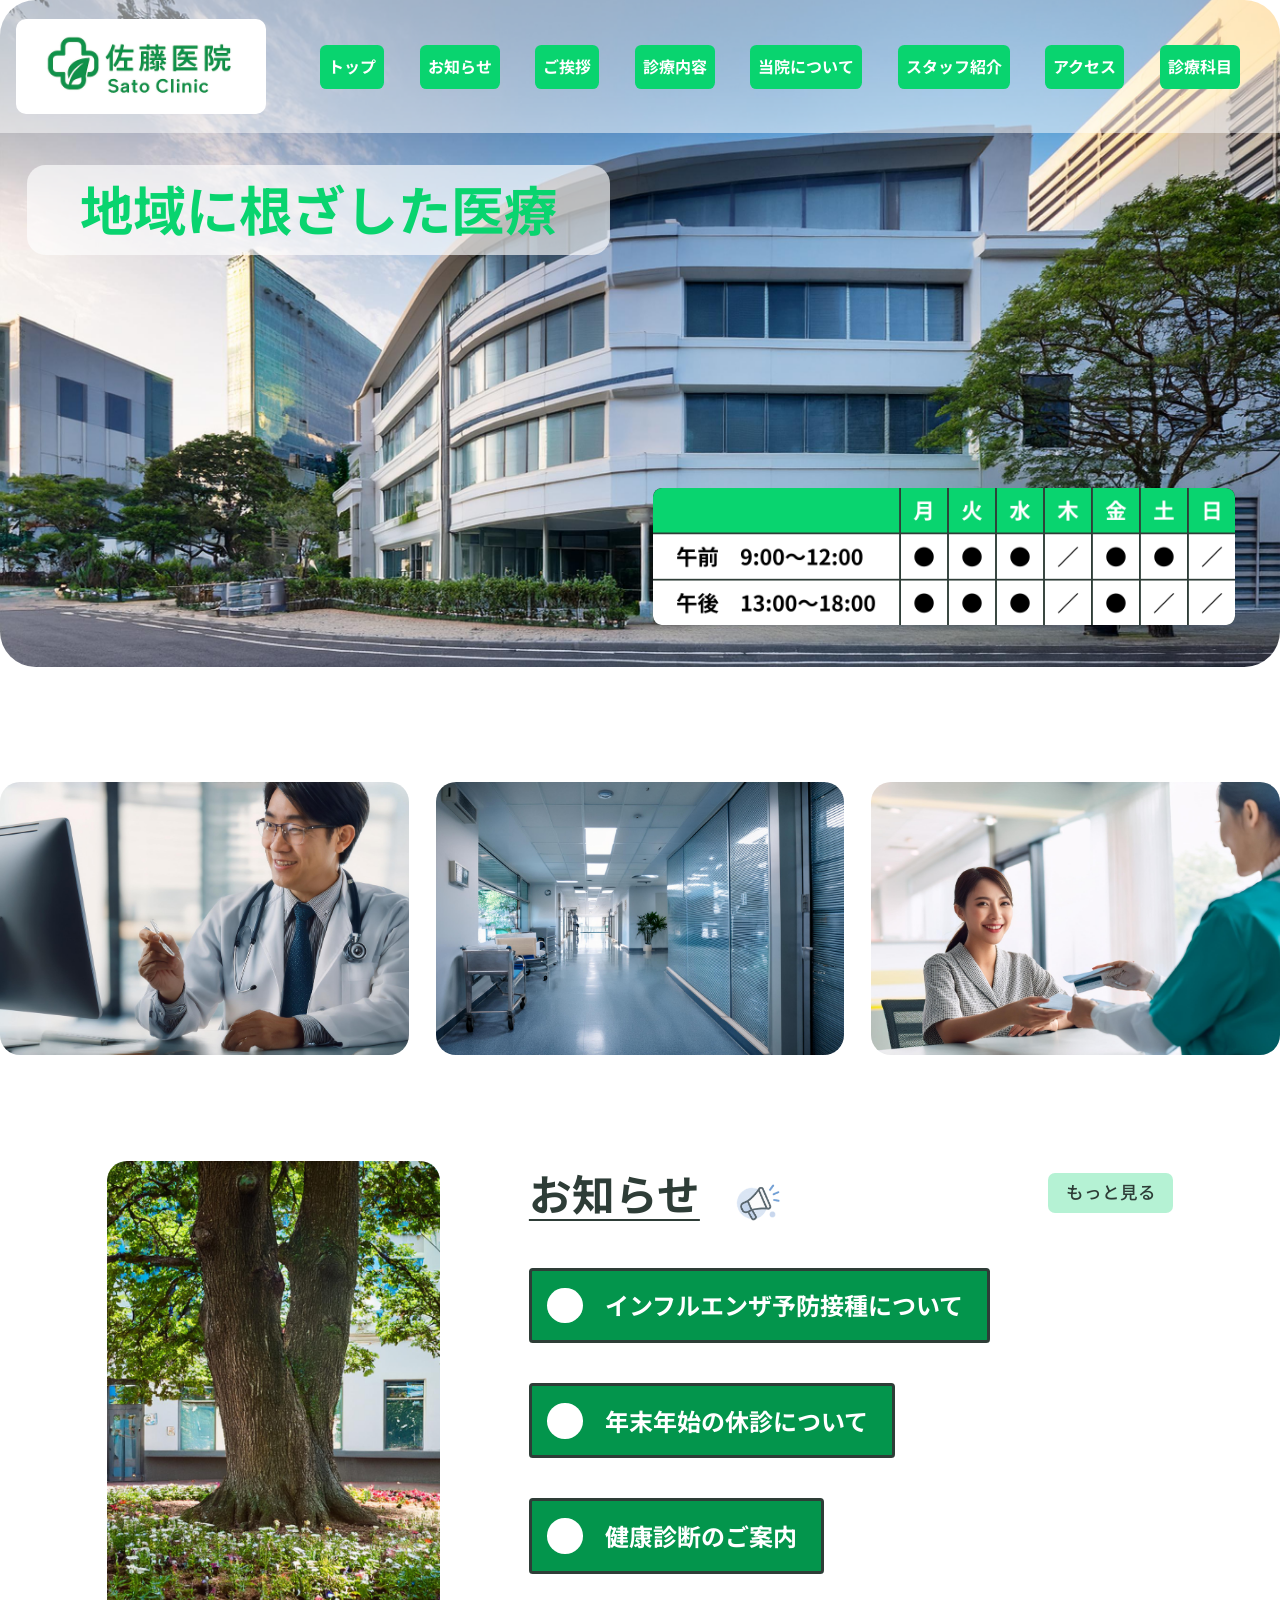
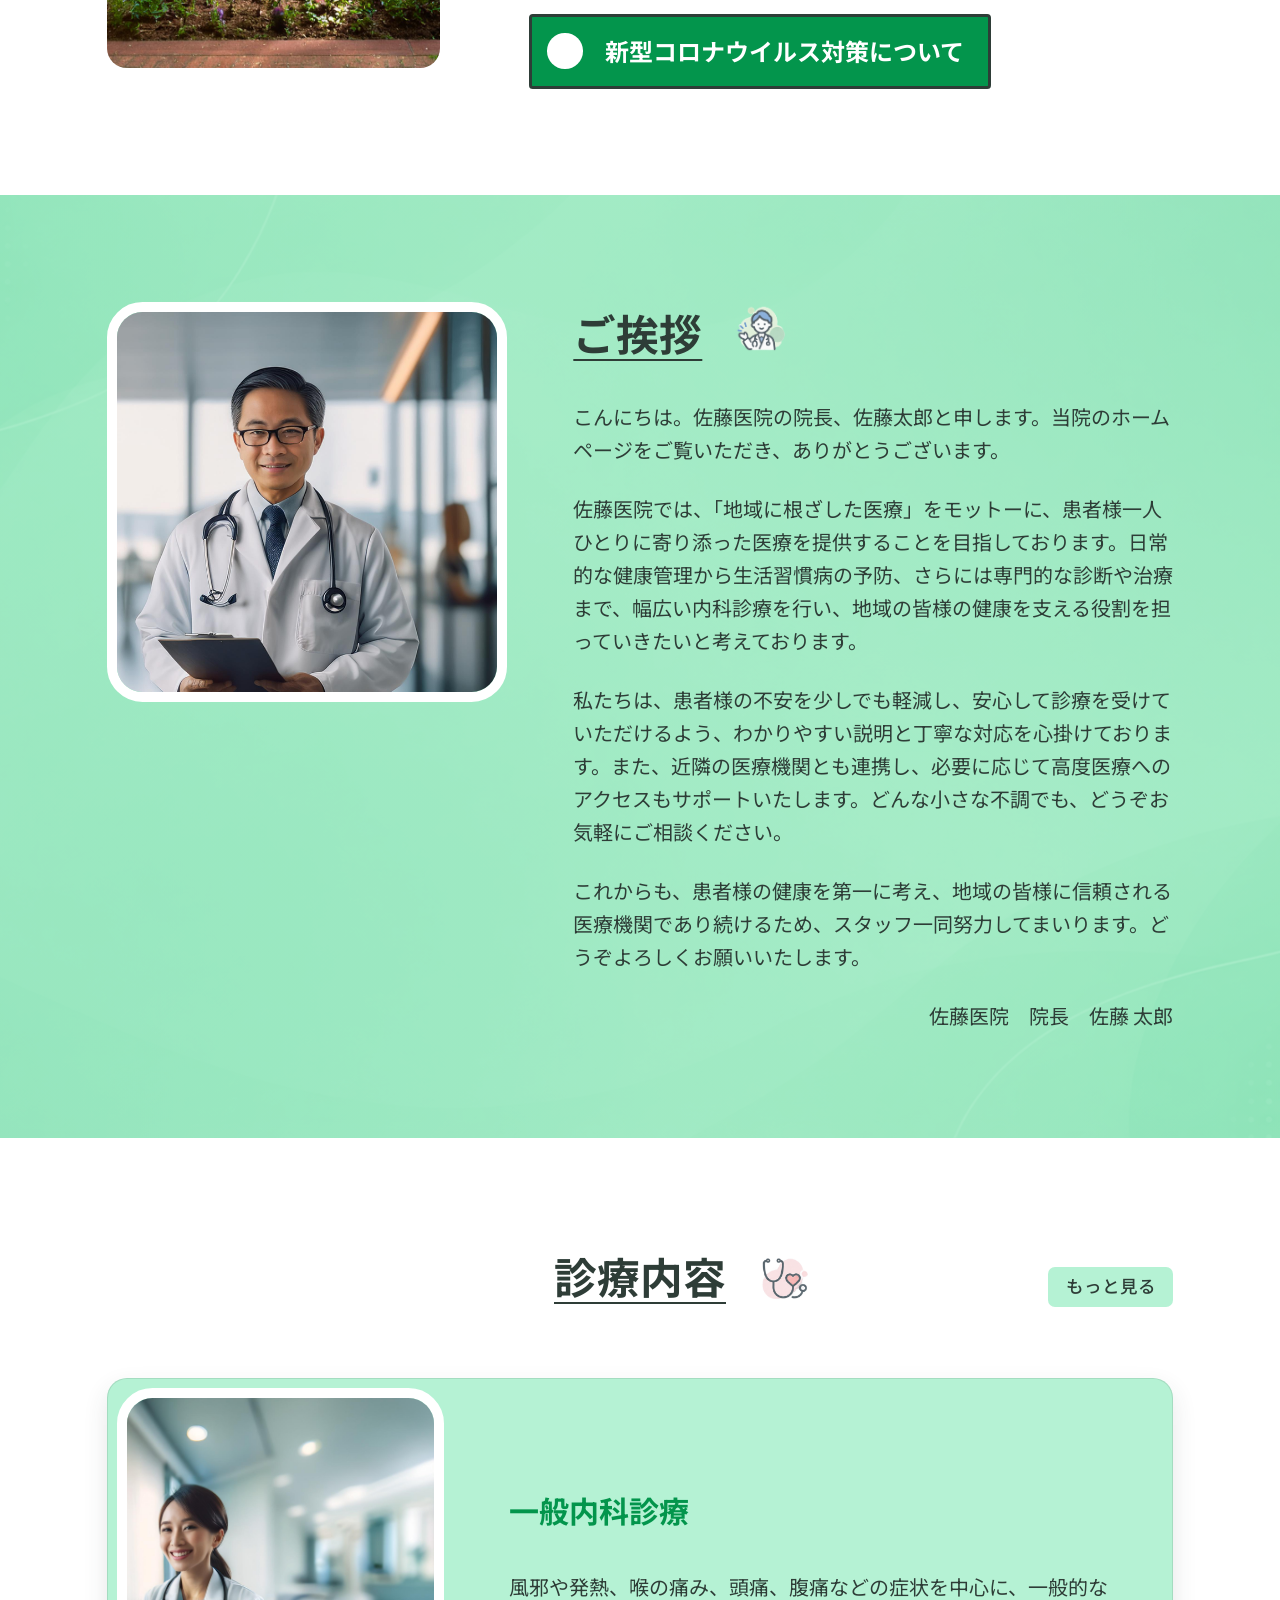
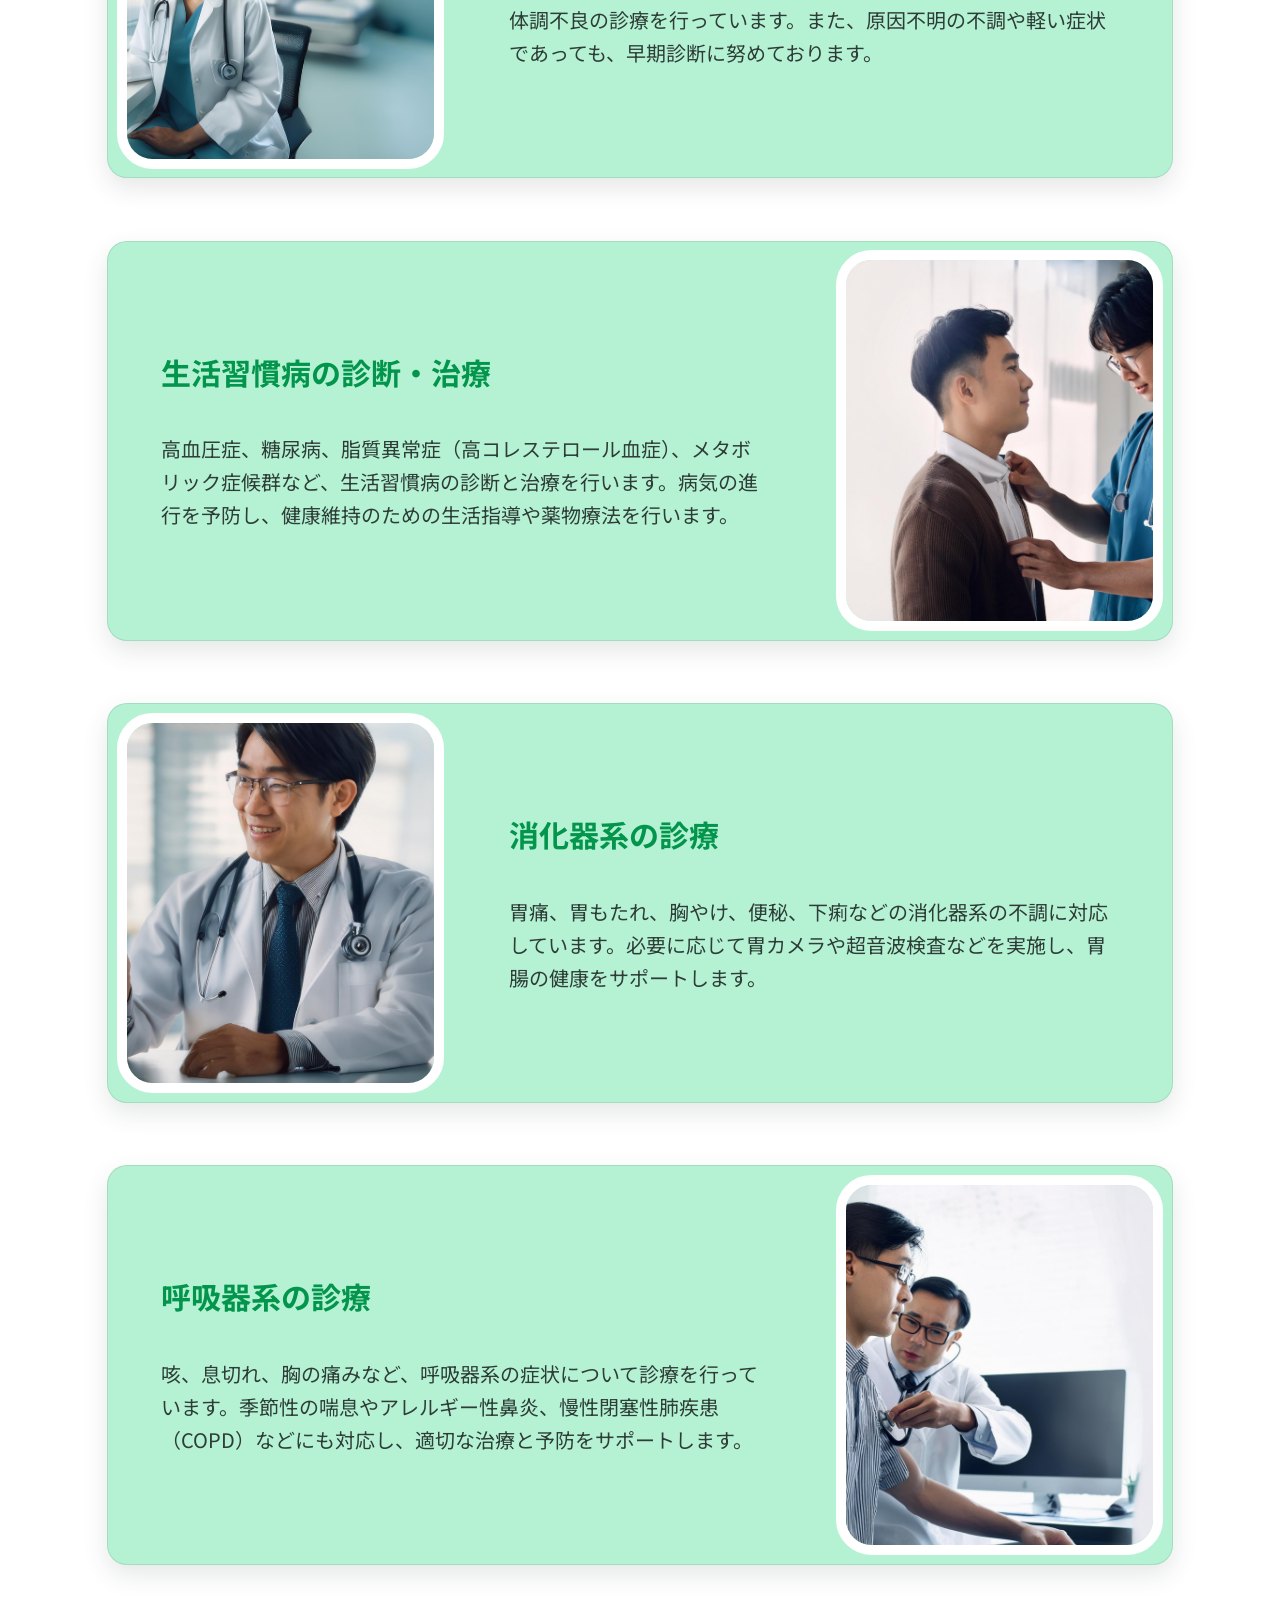
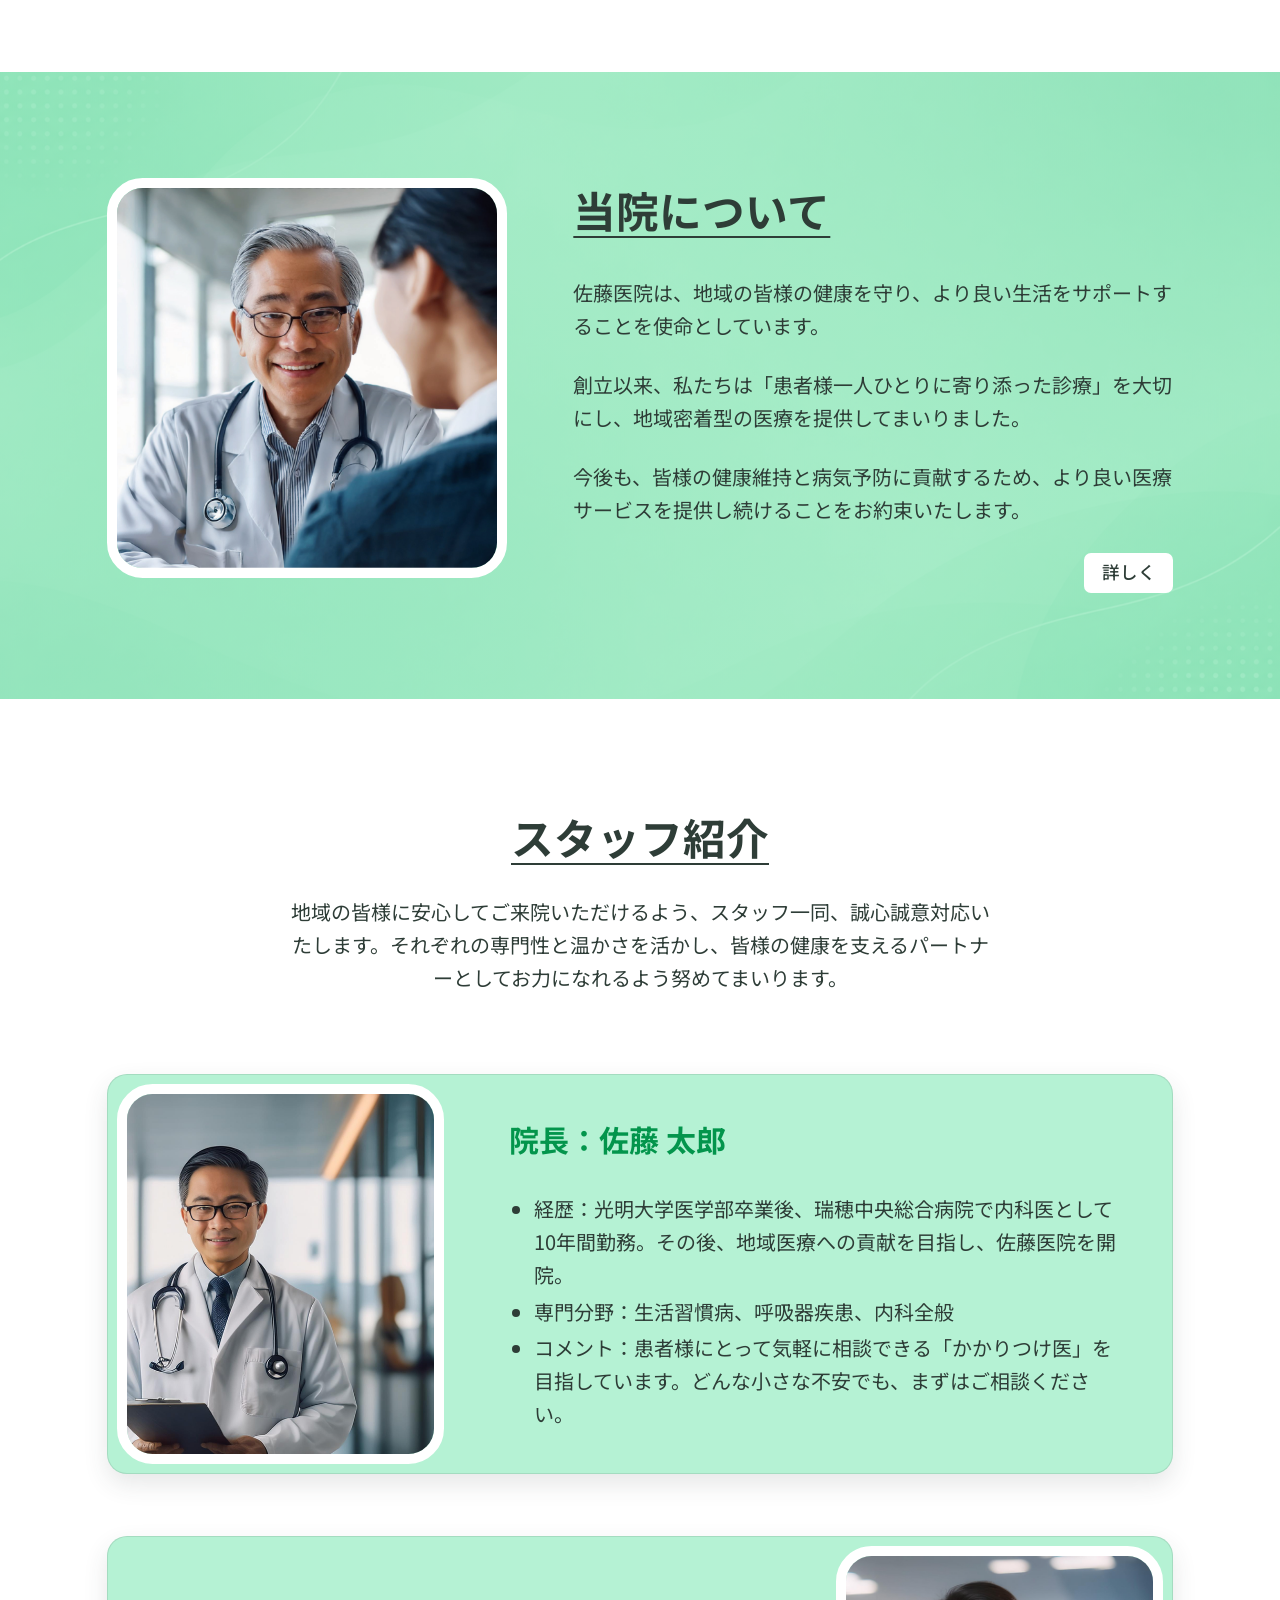
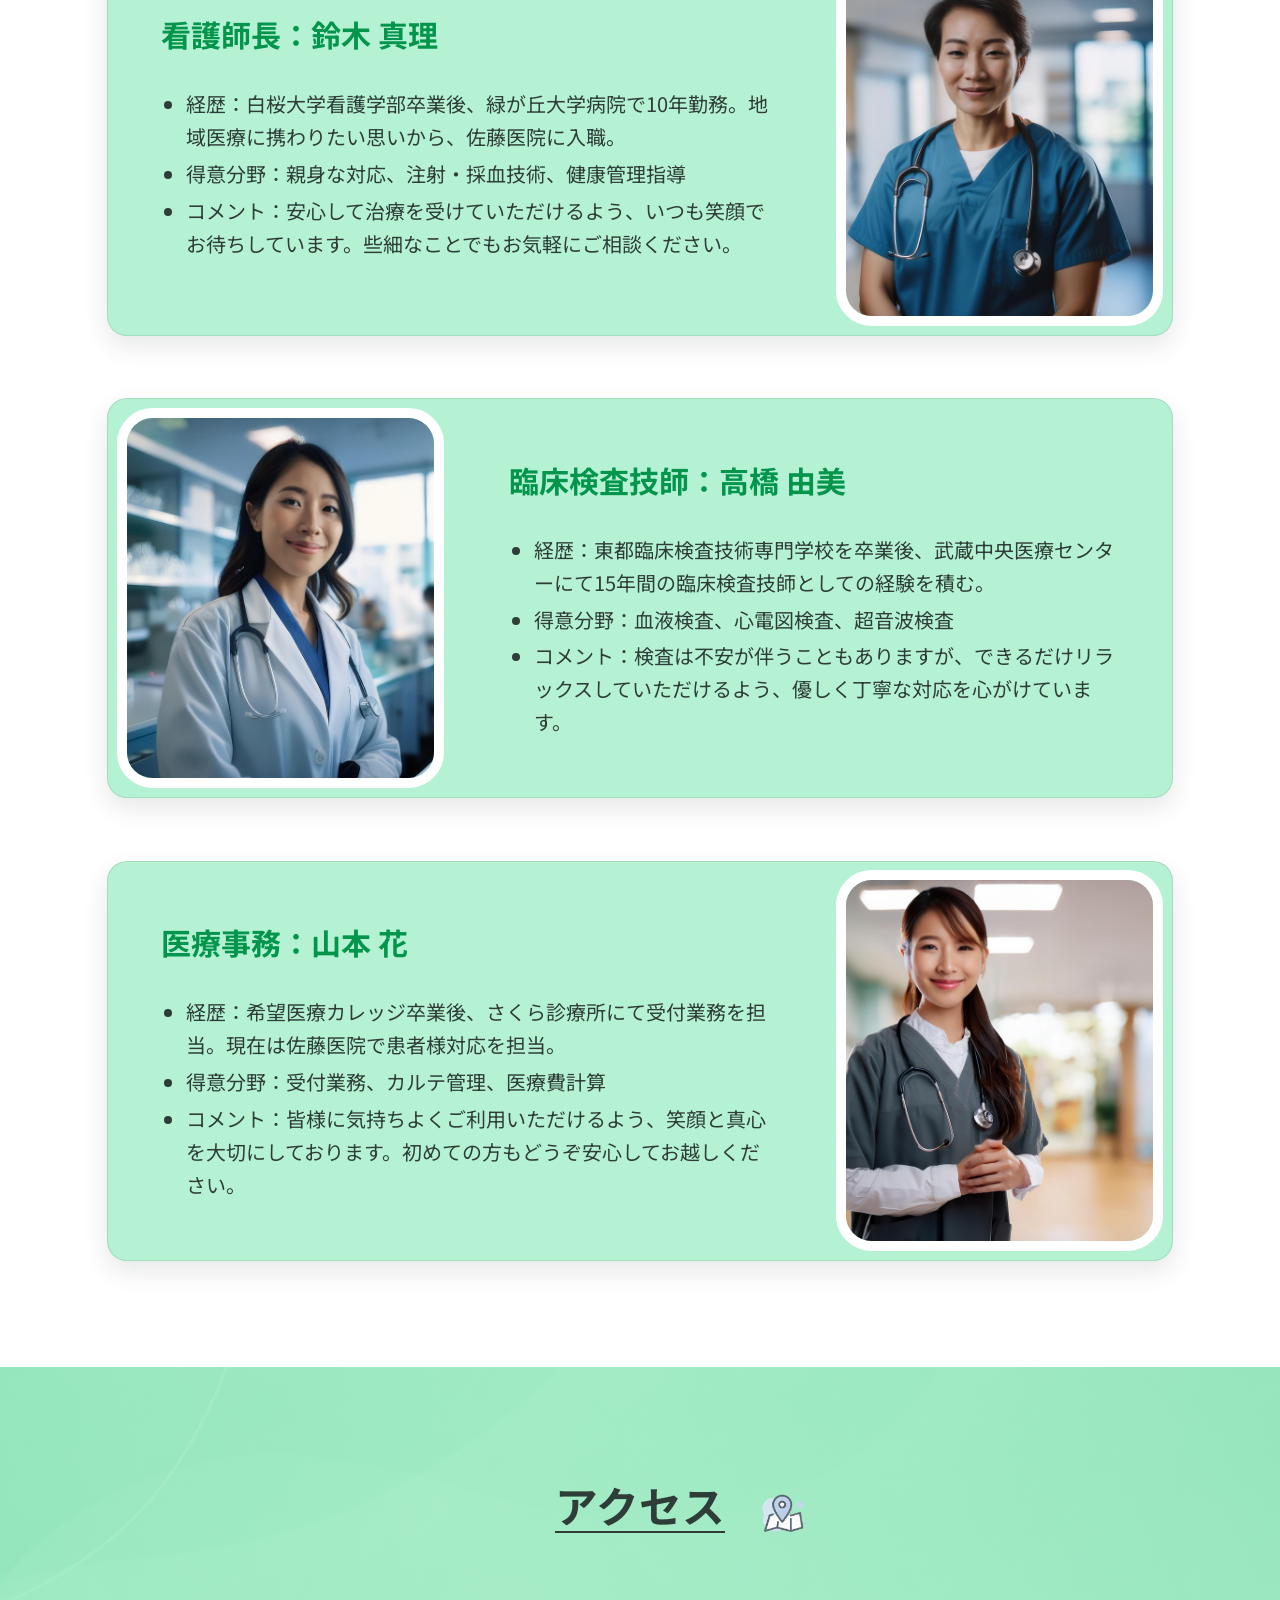
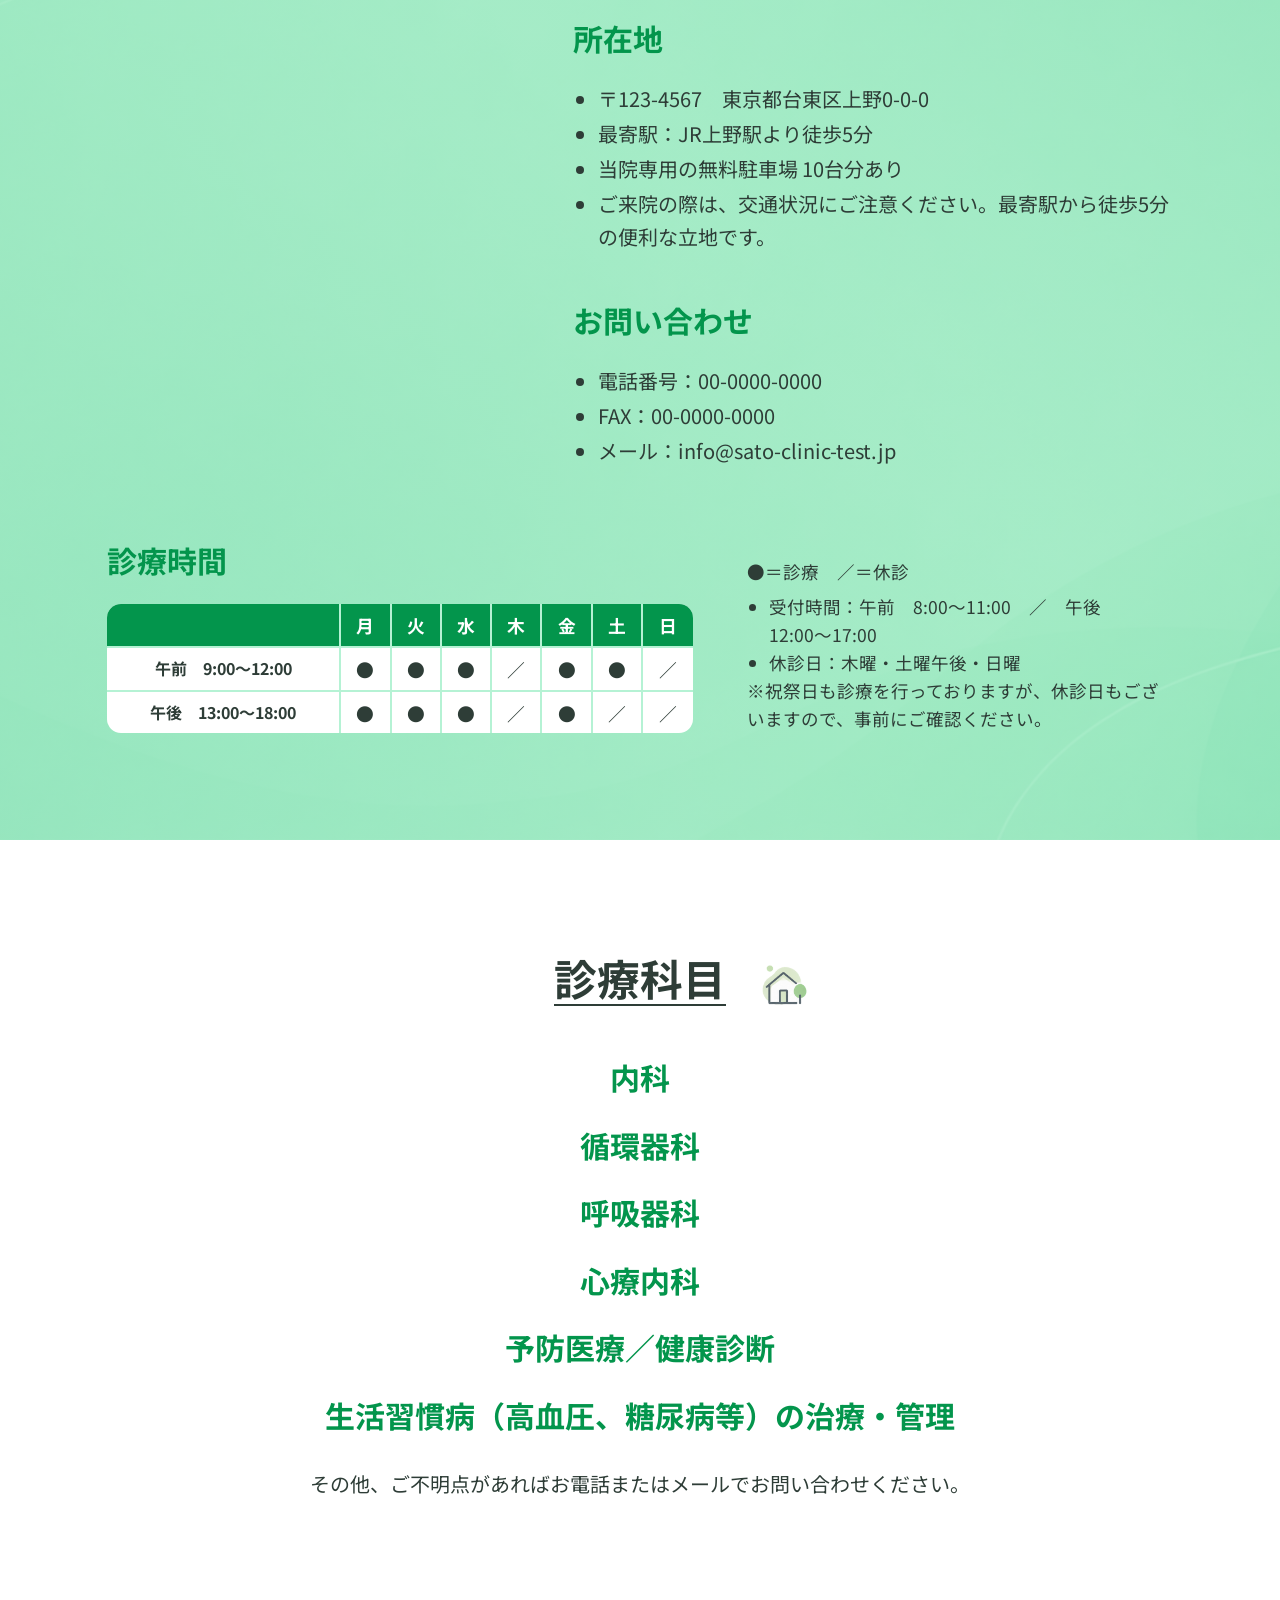
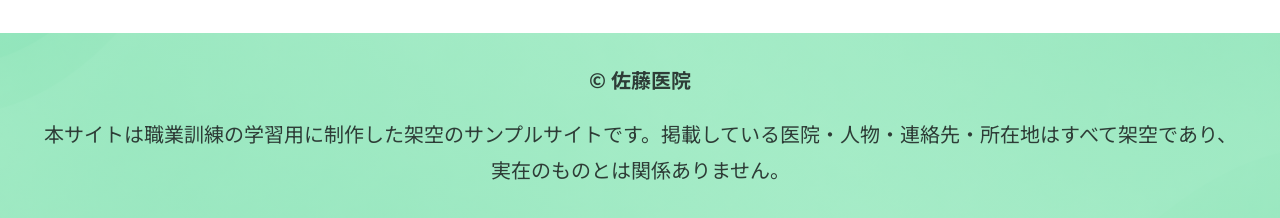
<file: index.html>
<!DOCTYPE html>
<html lang="ja">

<head>
  <meta charset="UTF-8">
  <meta name="viewport" content="width=device-width, initial-scale=1">
  <meta name="robots" content="noindex, nofollow">
  <meta name="description" content="佐藤医院の診療内容、スタッフ、診療時間・アクセスをご紹介する、職業訓練用の架空サンプルサイトです。">
  <title>佐藤医院 | 地域に根ざした医療</title>
  <link rel="icon" href="./assets/images/Logo/logo.png" type="image/png">
  <link rel="stylesheet" href="./css/style.css?v=3">
  <script src="./assets/js/script.js" defer></script>
</head>

<body>
  <a class="skip-link" href="#main-content">本文へ移動</a>
  <header class="site-header">
    <a class="brand" href="#top" aria-label="佐藤医院 トップへ"><img src="./assets/images/Logo/logo.png" alt="佐藤医院 Sato Clinic"
        width="500" height="150" decoding="async"></a>
    <nav class="desktop-nav" aria-label="メインメニュー">
      <ul>
        <li><a href="#top">トップ</a></li>
        <li><a href="#news">お知らせ</a></li>
        <li><a href="#greeting">ご挨拶</a></li>
        <li><a href="#services">診療内容</a></li>
        <li><a href="#about">当院について</a></li>
        <li><a href="#staff">スタッフ紹介</a></li>
        <li><a href="#access">アクセス</a></li>
        <li><a href="#departments">診療科目</a></li>
      </ul>
    </nav>
    <div class="mobile-menu">
      <span class="menu-state" id="mobile-menu-open" aria-hidden="true"></span>
      <a class="menu-trigger menu-open" href="#mobile-menu-open" aria-controls="mobile-navigation" aria-expanded="false"><span class="visually-hidden">メニューを開く</span><span class="menu-bars" aria-hidden="true"></span></a>
      <a class="menu-trigger menu-close" href="#mobile-menu-closed" aria-controls="mobile-navigation" aria-expanded="true"><span class="visually-hidden">メニューを閉じる</span><span class="menu-bars" aria-hidden="true"></span></a>
      <nav class="mobile-nav" id="mobile-navigation" aria-label="スマホ用メニュー">
        <ul>
          <li><a href="#top">トップ</a></li>
          <li><a href="#news">お知らせ</a></li>
          <li><a href="#greeting">ご挨拶</a></li>
          <li><a href="#services">診療内容</a></li>
          <li><a href="#about">当院について</a></li>
          <li><a href="#staff">スタッフ紹介</a></li>
          <li><a href="#access">アクセス</a></li>
          <li><a href="#departments">診療科目</a></li>
        </ul>
      </nav>
    </div>
  </header>

  <main id="main-content">
    <!-- ファーストビュー -->
    <div class="hero-layout">
      <section id="top" class="hero" aria-label="佐藤医院のご紹介">
        <img src="./assets/images/Hospital_Exterior/hospital_1.jpg" alt="青空の下に建つ佐藤医院の外観" fetchpriority="high"
          decoding="async">
        <h1>地域に根ざした医療</h1>
      </section>
      <div class="hero-hours">
        <img src="./assets/images/consultation-hours-reference.png" width="1310" height="308"
          alt="診療時間。午前9:00〜12:00は月・火・水・金・土、午後13:00〜18:00は月・火・水・金に診療。木曜・土曜午後・日曜は休診。" decoding="async">
      </div>
    </div>

    <div class="gallery mobile-carousel" role="region" aria-label="診療と院内の様子（写真3枚）" tabindex="0">
      <figure id="gallery-photo-1" class="carousel-slide">
        <img src="./assets/images/Medical_Image/medical_1.jpg" alt="患者様へ丁寧に説明する医師" loading="lazy" decoding="async"
          class="fade-up">
      </figure>
      <figure id="gallery-photo-2" class="carousel-slide">
        <img src="./assets/images/Hospital_Exterior/hospital_5.jpg" alt="清潔で明るい院内の通路" loading="lazy" decoding="async"
          class="fade-up">
      </figure>
      <figure id="gallery-photo-3" class="carousel-slide">
        <img src="./assets/images/Infomation_Image/information_4.jpg" alt="笑顔で患者様を迎える受付" loading="lazy" decoding="async"
          class="fade-up">
      </figure>
    </div>
    <nav class="carousel-navigation" aria-label="診療と院内の写真を選ぶ">
      <ul>
        <li><a href="#gallery-photo-1" aria-label="写真1：診療の様子"></a></li>
        <li><a href="#gallery-photo-2" aria-label="写真2：院内の通路"></a></li>
        <li><a href="#gallery-photo-3" aria-label="写真3：受付の様子"></a></li>
      </ul>
    </nav>

    <!-- お知らせ：見出しを押すと本文が開きます。 -->
    <section id="news" class="news">
      <div class="content news-grid">
        <img src="./assets/images/Hospital_Exterior/Mask group.png" alt="設備が整った院内の診察室" class="news-photo fade-up"
          loading="lazy" decoding="async">
        <div class="news-content">
          <div class="section-heading">
            <h2>お知らせ</h2><span class="heading-icon" aria-hidden="true"><img src="./assets/images/icons/02_news.png"
                alt="" loading="lazy" decoding="async"></span>
          </div>
          <ul class="news-list">
            <li>
              <details class="news-item">
                <summary>インフルエンザ予防接種について</summary>
                <div class="news-description">
                  <p>今年もインフルエンザの予防接種を開始いたしました。予約制となっておりますので、お電話または受付にてご予約をお願いいたします。例年、予約が集中しやすいため、早めのご予約をおすすめいたします。</p>
                </div>
              </details>
            </li>
            <li>
              <details class="news-item">
                <summary>年末年始の休診について</summary>
                <div class="news-description">
                  <p>年末年始の休診日は、12月29日（金）〜1月4日（木）となります。年始は1月5日（金）より通常診療を再開いたします。皆様にはご不便をおかけしますが、何卒ご了承くださいますようお願いいたします。
                  </p>
                </div>
              </details>
            </li>
            <li>
              <details class="news-item">
                <summary>健康診断のご案内</summary>
                <div class="news-description">
                  <p>今年も健康診断を実施しております。定期的な健康チェックは、病気の早期発見・予防にとても重要です。各種健康診断メニューをご用意しておりますので、ご希望の方はお電話にてお申し込みください。</p>
                </div>
              </details>
            </li>
            <li>
              <details class="news-item">
                <summary>新型コロナウイルス対策について</summary>
                <div class="news-description">
                  <p>
                    当院では引き続き、新型コロナウイルス感染症対策を徹底しております。ご来院の際には、マスクの着用、手指消毒にご協力をお願いいたします。また、発熱や風邪症状のある方は、事前にお電話でご相談いただけるとスムーズにご案内が可能です。
                  </p>
                </div>
              </details>
            </li>
          </ul>
          <div class="news-more"><a class="more-button" href="./news.html">もっと見る<span
                class="visually-hidden">：お知らせ一覧へ</span></a></div>
        </div>
      </div>
    </section>

    <!-- ご挨拶 -->
    <section id="greeting" class="greeting green-panel">
      <div class="content greeting-grid">
        <div class="greeting-photo photo-sato-taro fade-up"><img src="./assets/images/Doctor_Image/sato_taro.jpg"
            alt="院長 佐藤太郎" loading="lazy" decoding="async"></div>
        <div class="section-heading">
          <h2>ご挨拶</h2><span class="heading-icon heading-icon--greeting" aria-hidden="true"><img
              src="./assets/images/icons/greeting.png" alt="" loading="lazy" decoding="async"></span>
        </div>
        <div class="greeting-copy">
          <p>こんにちは。佐藤医院の院長、佐藤太郎と申します。当院のホームページをご覧いただき、ありがとうございます。</p>
          <p>
            佐藤医院では、「地域に根ざした医療」をモットーに、患者様一人ひとりに寄り添った医療を提供することを目指しております。日常的な健康管理から生活習慣病の予防、さらには専門的な診断や治療まで、幅広い内科診療を行い、地域の皆様の健康を支える役割を担っていきたいと考えております。
          </p>
          <p>
            私たちは、患者様の不安を少しでも軽減し、安心して診療を受けていただけるよう、わかりやすい説明と丁寧な対応を心掛けております。また、近隣の医療機関とも連携し、必要に応じて高度医療へのアクセスもサポートいたします。どんな小さな不調でも、どうぞお気軽にご相談ください。
          </p>
          <p>これからも、患者様の健康を第一に考え、地域の皆様に信頼される医療機関であり続けるため、スタッフ一同努力してまいります。どうぞよろしくお願いいたします。</p>
          <p class="signature">佐藤医院　院長　佐藤 太郎</p>
        </div>
      </div>
    </section>

    <!-- 診療内容：PCは左右交互、スマホは写真→文章の順に表示。 -->
    <section id="services" class="services">
      <div class="content section-content">
        <div class="section-heading section-heading--center">
          <h2>診療内容</h2><span class="heading-icon" aria-hidden="true"><img src="./assets/images/icons/03_services.png"
              alt="" loading="lazy" decoding="async"></span>
        </div>
        <div class="feature-list">
          <article class="feature-card feature-card--raised fade-up">
            <div class="feature-photo photo-medical-4"><img src="./assets/images/Medical_Image/medical_4.jpg"
                alt="患者様と向き合って診療する医師" loading="lazy" decoding="async"></div>
            <div class="feature-copy">
              <h3>一般内科診療</h3>
              <p>風邪や発熱、喉の痛み、頭痛、腹痛などの症状を中心に、一般的な体調不良の診療を行っています。また、原因不明の不調や軽い症状であっても、早期診断に努めております。</p>
            </div>
          </article>
          <article class="feature-card feature-card--raised fade-up">
            <div class="feature-photo photo-medical-6"><img src="./assets/images/Medical_Image/medical_6.jpg"
                alt="聴診器で診察する医師" loading="lazy" decoding="async"></div>
            <div class="feature-copy">
              <h3>生活習慣病の診断・治療</h3>
              <p>高血圧症、糖尿病、脂質異常症（高コレステロール血症）、メタボリック症候群など、生活習慣病の診断と治療を行います。病気の進行を予防し、健康維持のための生活指導や薬物療法を行います。</p>
            </div>
          </article>
          <article class="feature-card feature-card--raised fade-up">
            <div class="feature-photo photo-medical-1"><img src="./assets/images/Medical_Image/medical_1.jpg"
                alt="検査結果を説明する医師" loading="lazy" decoding="async"></div>
            <div class="feature-copy">
              <h3>消化器系の診療</h3>
              <p>胃痛、胃もたれ、胸やけ、便秘、下痢などの消化器系の不調に対応しています。必要に応じて胃カメラや超音波検査などを実施し、胃腸の健康をサポートします。</p>
            </div>
          </article>
          <article class="feature-card feature-card--raised fade-up">
            <div class="feature-photo photo-medical-5"><img src="./assets/images/Medical_Image/medical_5.jpg"
                alt="患者様の呼吸の状態を確認する医師" loading="lazy" decoding="async"></div>
            <div class="feature-copy">
              <h3>呼吸器系の診療</h3>
              <p>咳、息切れ、胸の痛みなど、呼吸器系の症状について診療を行っています。季節性の喘息やアレルギー性鼻炎、慢性閉塞性肺疾患（COPD）などにも対応し、適切な治療と予防をサポートします。</p>
            </div>
          </article>
        </div>
        <div class="section-more"><a class="more-button" href="./services.html">もっと見る<span
              class="visually-hidden">：診療内容一覧へ</span></a></div>
      </div>
    </section>

    <!-- 当院について -->
    <section id="about" class="about green-panel">
      <div class="content about-grid">
        <div class="about-photo photo-firstView fade-up"><img src=" ./assets/images/Doctor_Image/firstView.jpg"
            alt="患者様と笑顔で話す医師" loading="lazy" decoding="async"></div>
        <div class="about-copy">
          <div class="section-heading">
            <h2>当院について</h2><span class="heading-icon" aria-hidden="true"><img src="./assets/images/icons/04_about.png"
                alt="" loading="lazy" decoding="async"></span>
          </div>
          <p>佐藤医院は、地域の皆様の健康を守り、より良い生活をサポートすることを使命としています。</p>
          <p>創立以来、私たちは「患者様一人ひとりに寄り添った診療」を大切にし、地域密着型の医療を提供してまいりました。</p>
          <p>今後も、皆様の健康維持と病気予防に貢献するため、より良い医療サービスを提供し続けることをお約束いたします。</p>
          <div class="about-more"><a class="more-button" href="./about.html">詳しく<span
                class="visually-hidden">：当院の診療方針と理念へ</span></a></div>
        </div>
      </div>
    </section>

    <!-- スタッフ紹介 -->
    <section id="staff" class="staff">
      <div class="content">
        <div class="section-heading section-heading--center">
          <h2>スタッフ紹介</h2><span class="heading-icon" aria-hidden="true"><img src="./assets/images/icons/06_staff.png"
              alt="" loading="lazy" decoding="async"></span>
        </div>
        <p class="staff-intro">
          地域の皆様に安心してご来院いただけるよう、スタッフ一同、誠心誠意対応いたします。それぞれの専門性と温かさを活かし、皆様の健康を支えるパートナーとしてお力になれるよう努めてまいります。</p>
        <div class="feature-list mobile-carousel" role="region" aria-label="スタッフ紹介（4名）" tabindex="0">
          <article id="staff-sato-taro" class="feature-card feature-card--raised carousel-slide fade-up">
            <div class="feature-photo photo-sato-taro"><img src="./assets/images/Doctor_Image/sato_taro.jpg"
                alt="院長：佐藤 太郎" loading="lazy" decoding="async"></div>
            <div class="feature-copy">
              <h3>院長：佐藤 太郎</h3>
              <ul class="staff-details">
                <li>経歴：光明大学医学部卒業後、瑞穂中央総合病院で内科医として10年間勤務。その後、地域医療への貢献を目指し、佐藤医院を開院。</li>
                <li>専門分野：生活習慣病、呼吸器疾患、内科全般</li>
                <li>コメント：患者様にとって気軽に相談できる「かかりつけ医」を目指しています。どんな小さな不安でも、まずはご相談ください。</li>
              </ul>
            </div>
          </article>
          <article id="staff-suzuki-mari" class="feature-card feature-card--raised carousel-slide fade-up">
            <div class="feature-photo photo-suzuki-mari"><img src="./assets/images/Doctor_Image/suzuki_mari.jpg"
                alt="看護師長：鈴木 真理" loading="lazy" decoding="async"></div>
            <div class="feature-copy">
              <h3>看護師長：鈴木 真理</h3>
              <ul class="staff-details">
                <li>経歴：白桜大学看護学部卒業後、緑が丘大学病院で10年勤務。地域医療に携わりたい思いから、佐藤医院に入職。</li>
                <li>得意分野：親身な対応、注射・採血技術、健康管理指導</li>
                <li>コメント：安心して治療を受けていただけるよう、いつも笑顔でお待ちしています。些細なことでもお気軽にご相談ください。</li>
              </ul>
            </div>
          </article>
          <article id="staff-takahashi-yumi" class="feature-card feature-card--raised carousel-slide fade-up">
            <div class="feature-photo photo-takahashi-yumi"><img src="./assets/images/Doctor_Image/takahashi_yumi.jpg"
                alt="臨床検査技師：高橋 由美" loading="lazy" decoding="async"></div>
            <div class="feature-copy">
              <h3>臨床検査技師：高橋 由美</h3>
              <ul class="staff-details">
                <li>経歴：東都臨床検査技術専門学校を卒業後、武蔵中央医療センターにて15年間の臨床検査技師としての経験を積む。</li>
                <li>得意分野：血液検査、心電図検査、超音波検査</li>
                <li>コメント：検査は不安が伴うこともありますが、できるだけリラックスしていただけるよう、優しく丁寧な対応を心がけています。</li>
              </ul>
            </div>
          </article>
          <article id="staff-yamamoto-hana" class="feature-card feature-card--raised carousel-slide fade-up">
            <div class="feature-photo photo-yamamoto-hana"><img src="./assets/images/Doctor_Image/yamamoto_hana.jpg"
                alt="医療事務：山本 花" loading="lazy" decoding="async"></div>
            <div class="feature-copy">
              <h3>医療事務：山本 花</h3>
              <ul class="staff-details">
                <li>経歴：希望医療カレッジ卒業後、さくら診療所にて受付業務を担当。現在は佐藤医院で患者様対応を担当。</li>
                <li>得意分野：受付業務、カルテ管理、医療費計算</li>
                <li>コメント：皆様に気持ちよくご利用いただけるよう、笑顔と真心を大切にしております。初めての方もどうぞ安心してお越しください。</li>
              </ul>
            </div>
          </article>
        </div>
        <nav class="carousel-navigation" aria-label="スタッフを選ぶ">
          <ul>
            <li><a href="#staff-sato-taro" aria-label="院長：佐藤 太郎の紹介を見る"></a></li>
            <li><a href="#staff-suzuki-mari" aria-label="看護師長：鈴木 真理の紹介を見る"></a></li>
            <li><a href="#staff-takahashi-yumi" aria-label="臨床検査技師：高橋 由美の紹介を見る"></a></li>
            <li><a href="#staff-yamamoto-hana" aria-label="医療事務：山本 花の紹介を見る"></a></li>
          </ul>
        </nav>
      </div>
    </section>

    <!-- アクセス：添付された地図素材を使用。診療時間表はHTMLで作成。 -->
    <section id="access" class="access green-panel">
      <div class="content">
        <div class="section-heading section-heading--center">
          <h2>アクセス</h2><span class="heading-icon" aria-hidden="true"><img src="./assets/images/icons/05_access.png"
              alt="" loading="lazy" decoding="async"></span>
        </div>
        <div class="access-grid">
          <div class="access-map">
            <iframe
              src="https://www.google.com/maps/embed?pb=!1m18!1m12!1m3!1d6479.298862638267!2d139.77936816505127!3d35.71024359441515!2m3!1f0!2f0!3f0!3m2!1i1024!2i768!4f13.1!3m3!1m2!1s0x60188e98cbf99ad1%3A0x4d191fa2b224e817!2z5pu95oiR44OT44Or!5e0!3m2!1sja!2sjp!4v1791167576066!5m2!1sja!2sjp"
              width="600" height="450" style="border:0;" allowfullscreen="" loading="lazy"
              referrerpolicy="strict-origin-when-cross-origin"></iframe>
          </div>
          <div class="access-copy">
            <h3>所在地</h3>
            <ul class="access-list">
              <li>〒123-4567　東京都台東区上野0-0-0</li>
              <li>最寄駅：JR上野駅より徒歩5分</li>
              <li>当院専用の無料駐車場 10台分あり</li>
              <li>ご来院の際は、交通状況にご注意ください。最寄駅から徒歩5分の便利な立地です。</li>
            </ul>
            <h3 class="contact-title">お問い合わせ</h3>
            <ul class="access-list">
              <li>電話番号：00-0000-0000</li>
              <li>FAX：00-0000-0000</li>
              <li>メール：info@sato-clinic-test.jp</li>
            </ul>
          </div>
        </div>
        <div id="hours" class="hours hours-grid">
          <div class="hours-table-wrap">
            <h3>診療時間</h3>
            <table class="hours-table">
              <caption class="visually-hidden">佐藤医院の曜日別診療時間。●は診療、／は休診です。</caption>
              <colgroup>
                <col class="time-column">
                <col span="7">
              </colgroup>
              <thead>
                <tr>
                  <th scope="col"><span class="visually-hidden">時間帯</span></th>
                  <th scope="col">月</th>
                  <th scope="col">火</th>
                  <th scope="col">水</th>
                  <th scope="col">木</th>
                  <th scope="col">金</th>
                  <th scope="col">土</th>
                  <th scope="col">日</th>
                </tr>
              </thead>
              <tbody>
                <tr>
                  <th scope="row">午前　9:00〜12:00</th>
                  <td>●</td>
                  <td>●</td>
                  <td>●</td>
                  <td class="closed">／</td>
                  <td>●</td>
                  <td>●</td>
                  <td class="closed">／</td>
                </tr>
                <tr>
                  <th scope="row">午後　13:00〜18:00</th>
                  <td>●</td>
                  <td>●</td>
                  <td>●</td>
                  <td class="closed">／</td>
                  <td>●</td>
                  <td class="closed">／</td>
                  <td class="closed">／</td>
                </tr>
              </tbody>
            </table>
          </div>
          <div class="hours-notes">
            <p>●＝診療　／＝休診</p>
            <ul>
              <li>受付時間：午前　8:00〜11:00　／　午後　12:00〜17:00</li>
              <li>休診日：木曜・土曜午後・日曜</li>
            </ul>
            <p>※祝祭日も診療を行っておりますが、休診日もございますので、事前にご確認ください。</p>
          </div>
        </div>
      </div>
    </section>

    <section id="departments" class="departments">
      <div class="section-heading section-heading--center">
        <h2>診療科目</h2><span class="heading-icon" aria-hidden="true"><img src="./assets/images/icons/01_top.png" alt=""
            loading="lazy" decoding="async"></span>
      </div>
      <div class="department-list">
        <p>内科</p>
        <p>循環器科</p>
        <p>呼吸器科</p>
        <p>心療内科</p>
        <p>予防医療／健康診断</p>
        <p>生活習慣病（高血圧、糖尿病等）の治療・管理</p>
      </div>
      <p class="department-note">その他、ご不明点があればお電話またはメールでお問い合わせください。</p>
    </section>
  </main>

  <footer class="site-footer green-panel">
    <p class="copyright">© 佐藤医院</p>
    <p class="sample-notice">本サイトは職業訓練の学習用に制作した架空のサンプルサイトです。掲載している医院・人物・連絡先・所在地はすべて架空であり、実在のものとは関係ありません。</p>
  </footer>
</body>

</html>
</file>
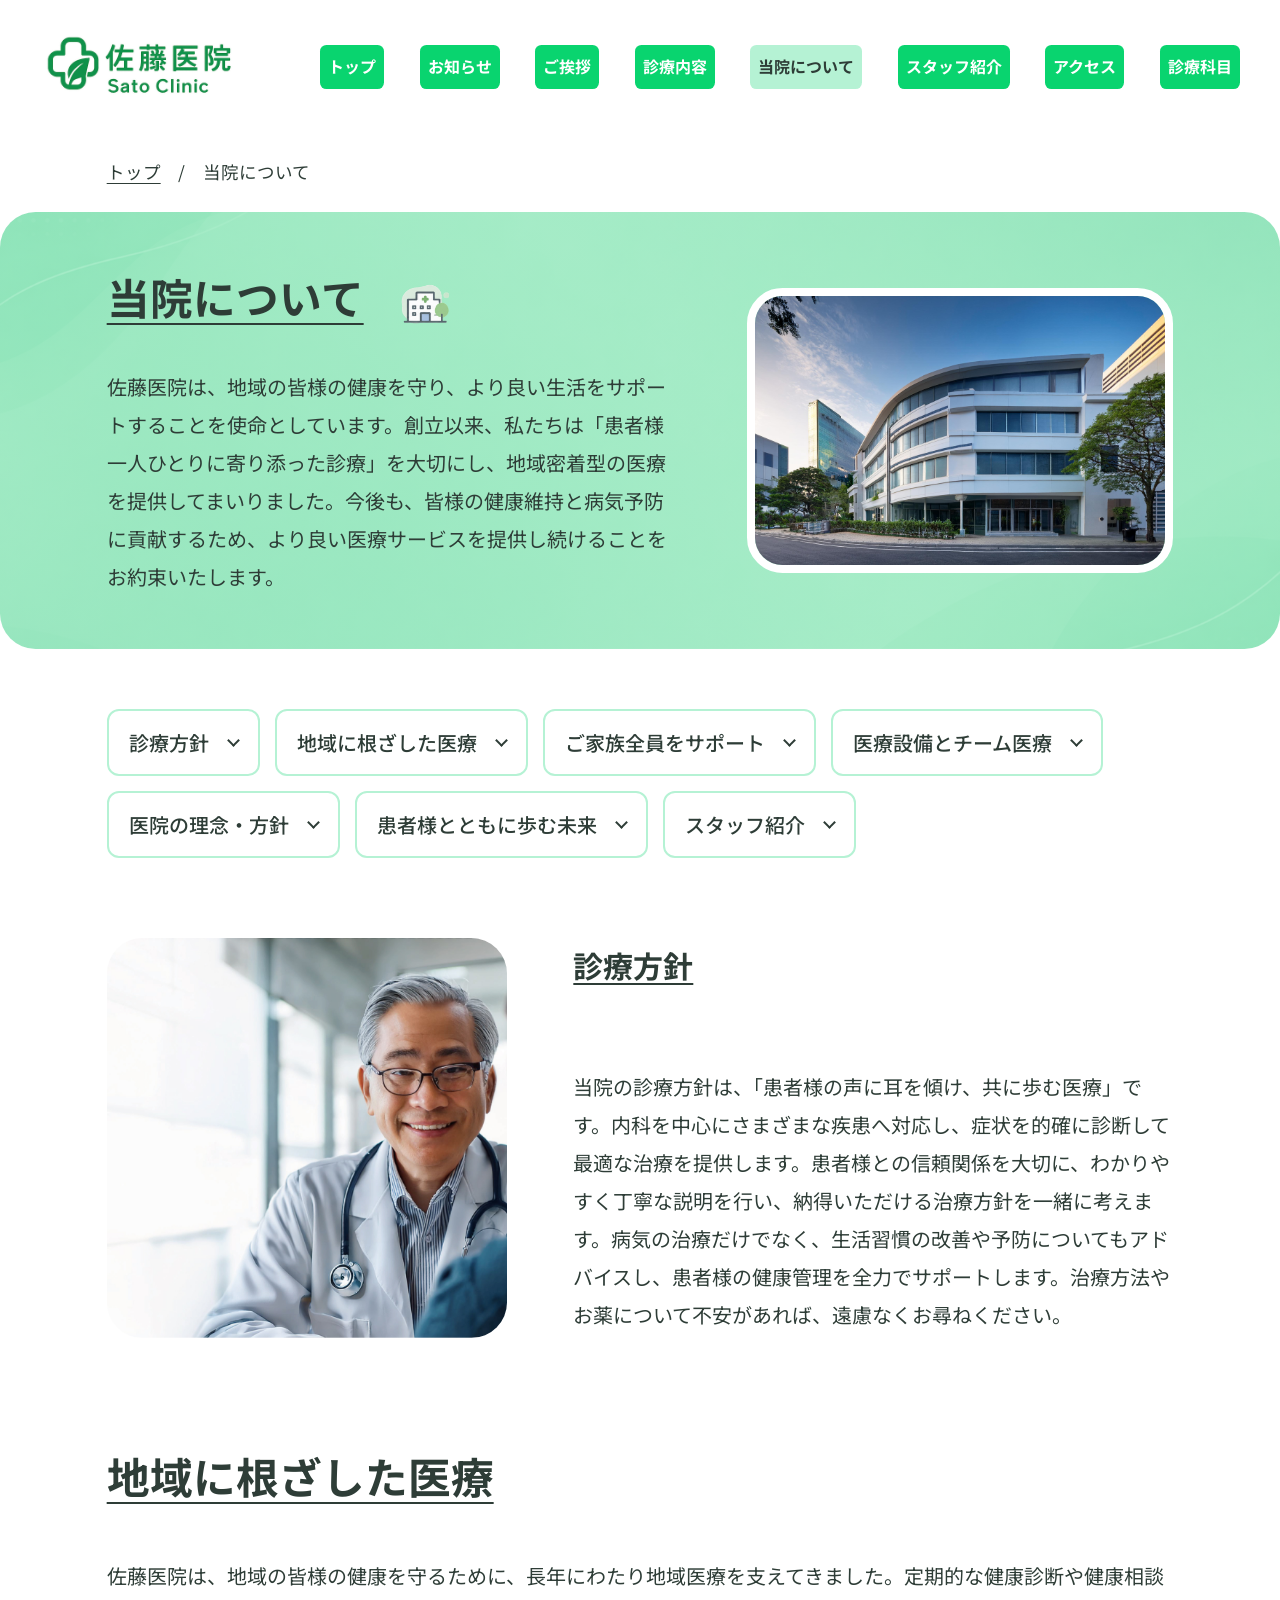
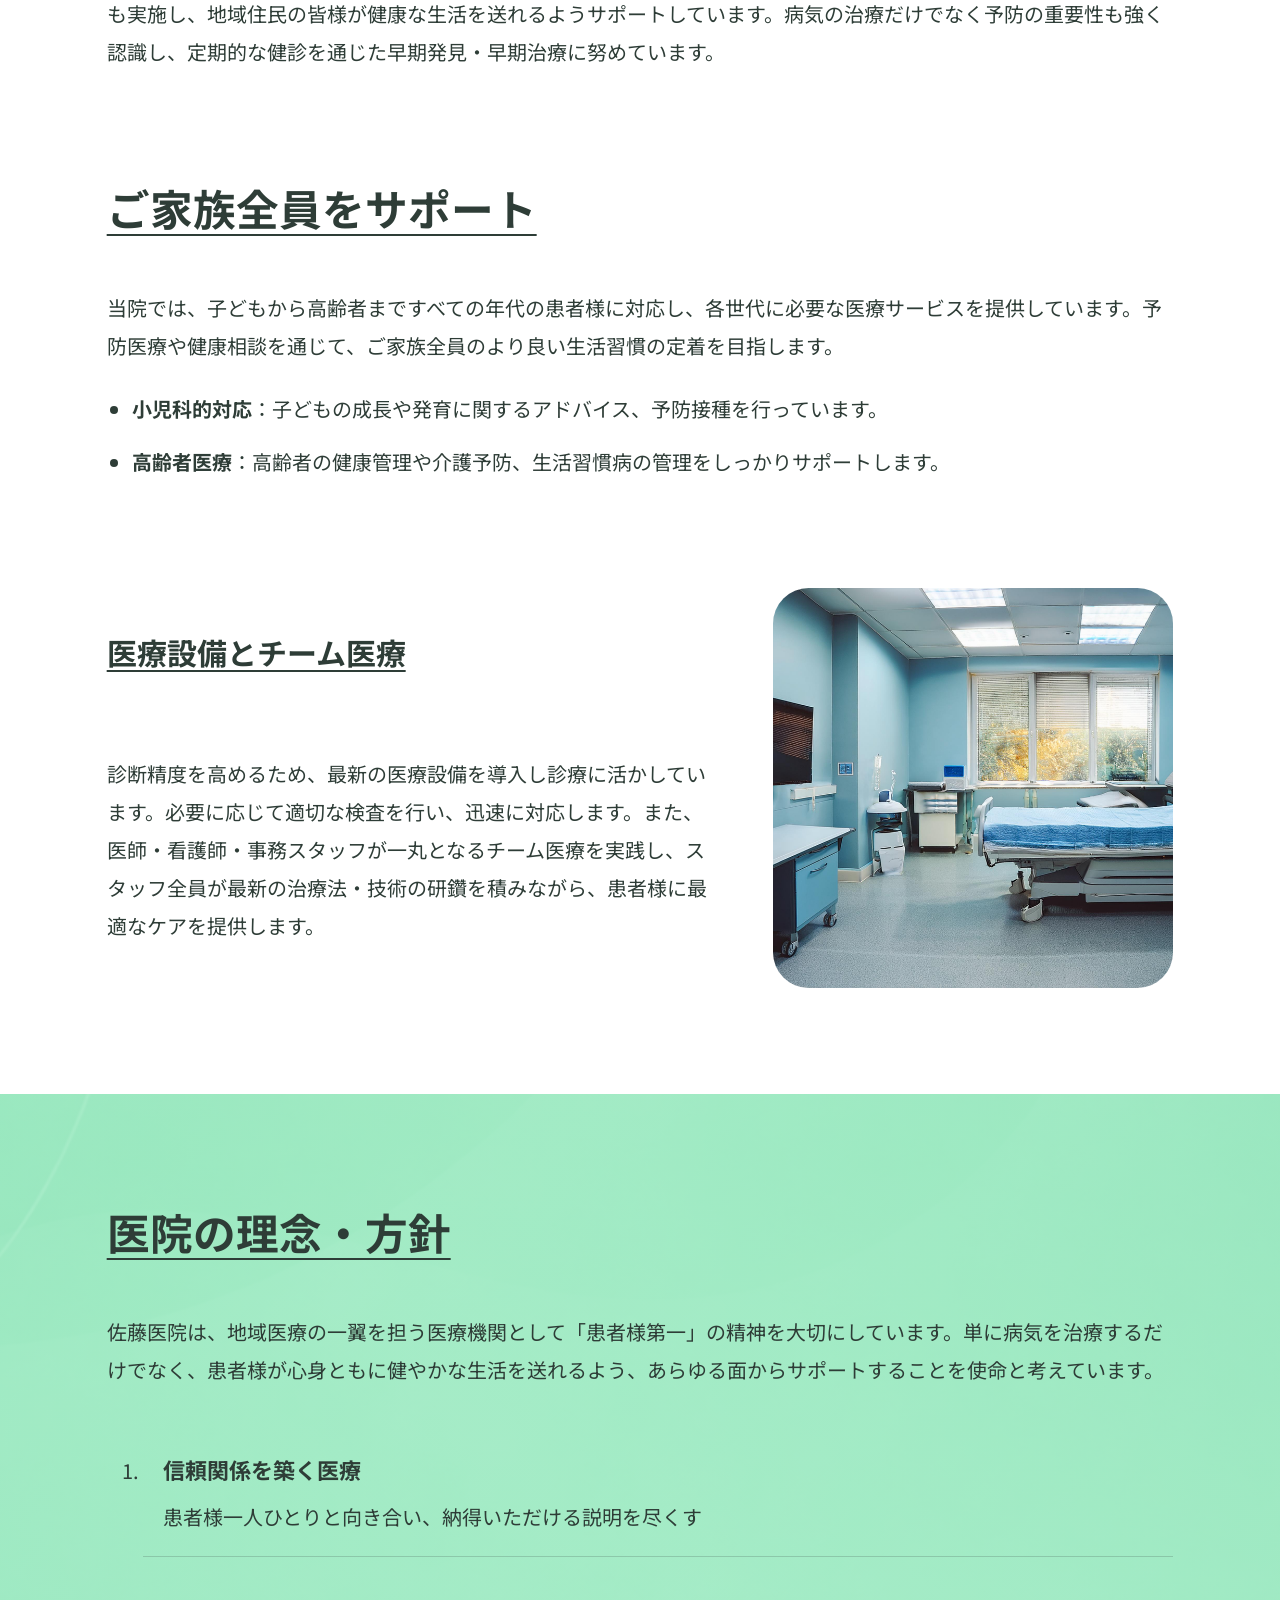
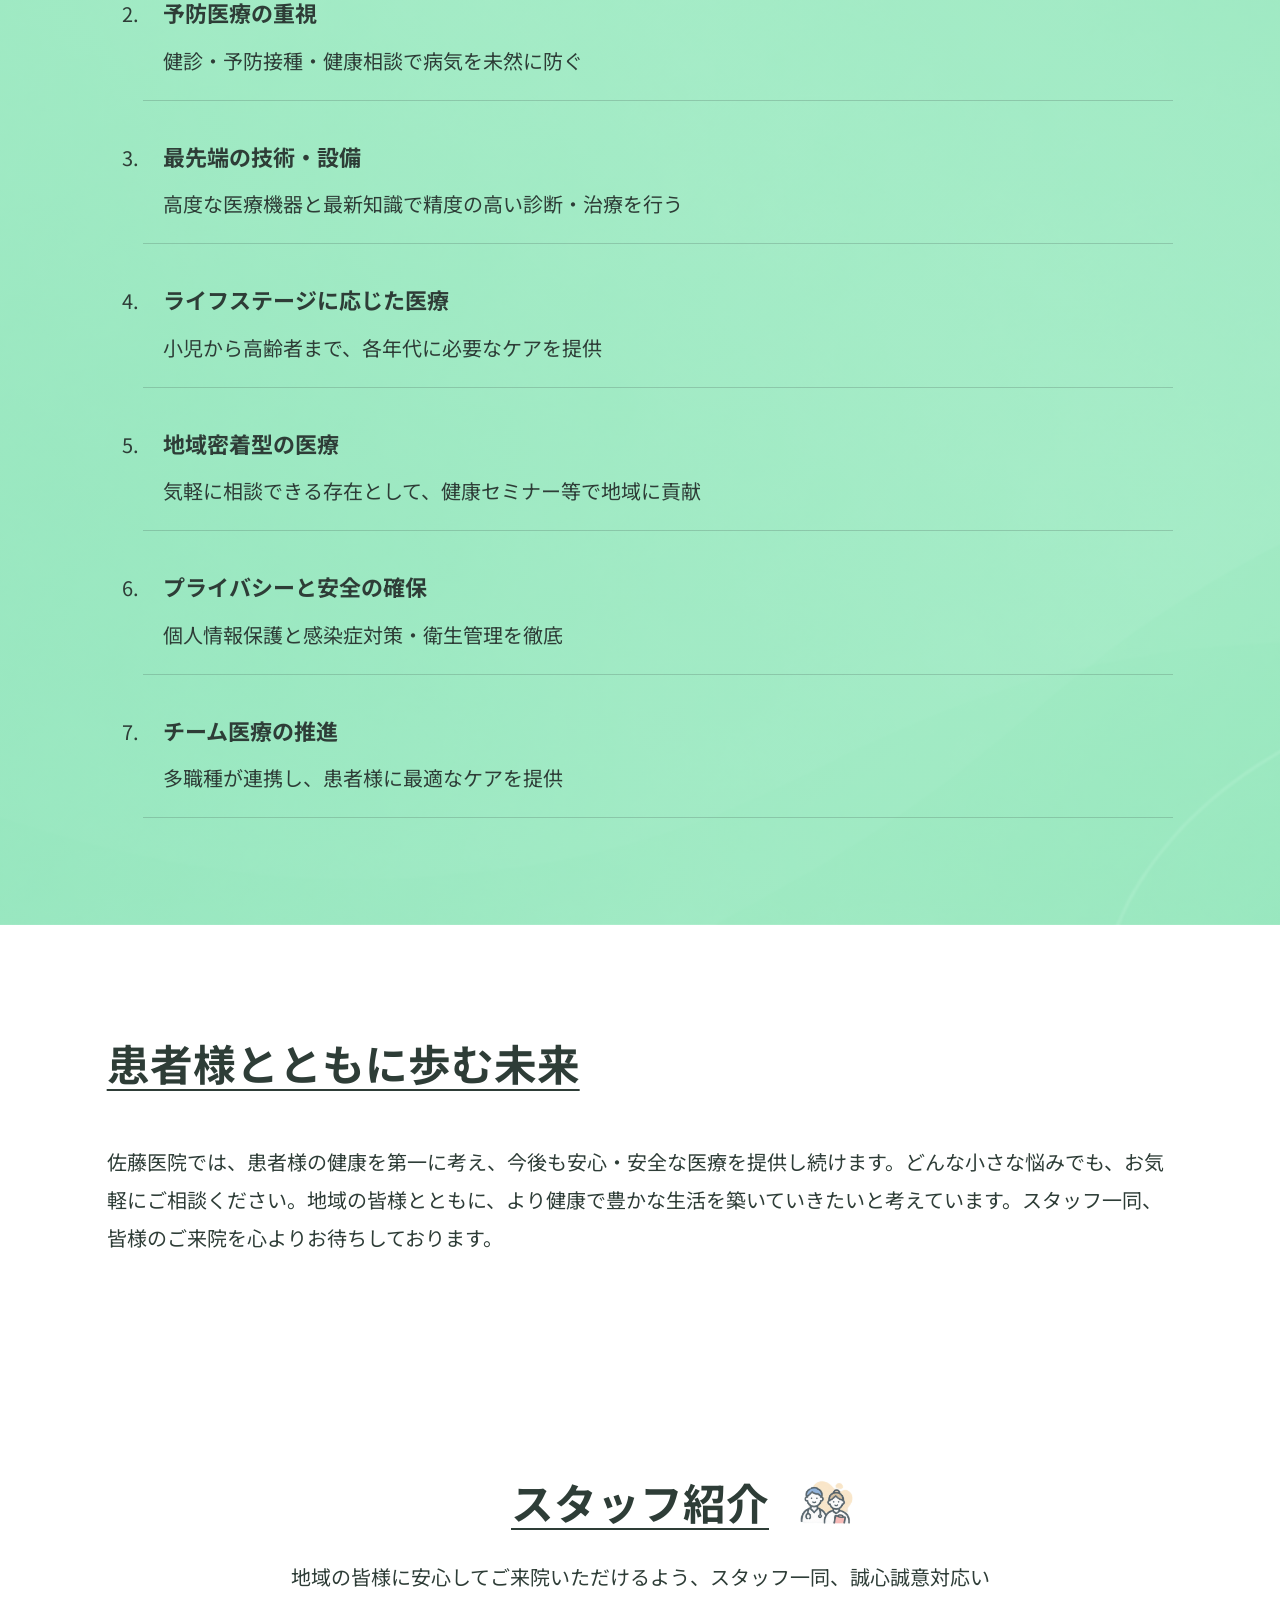
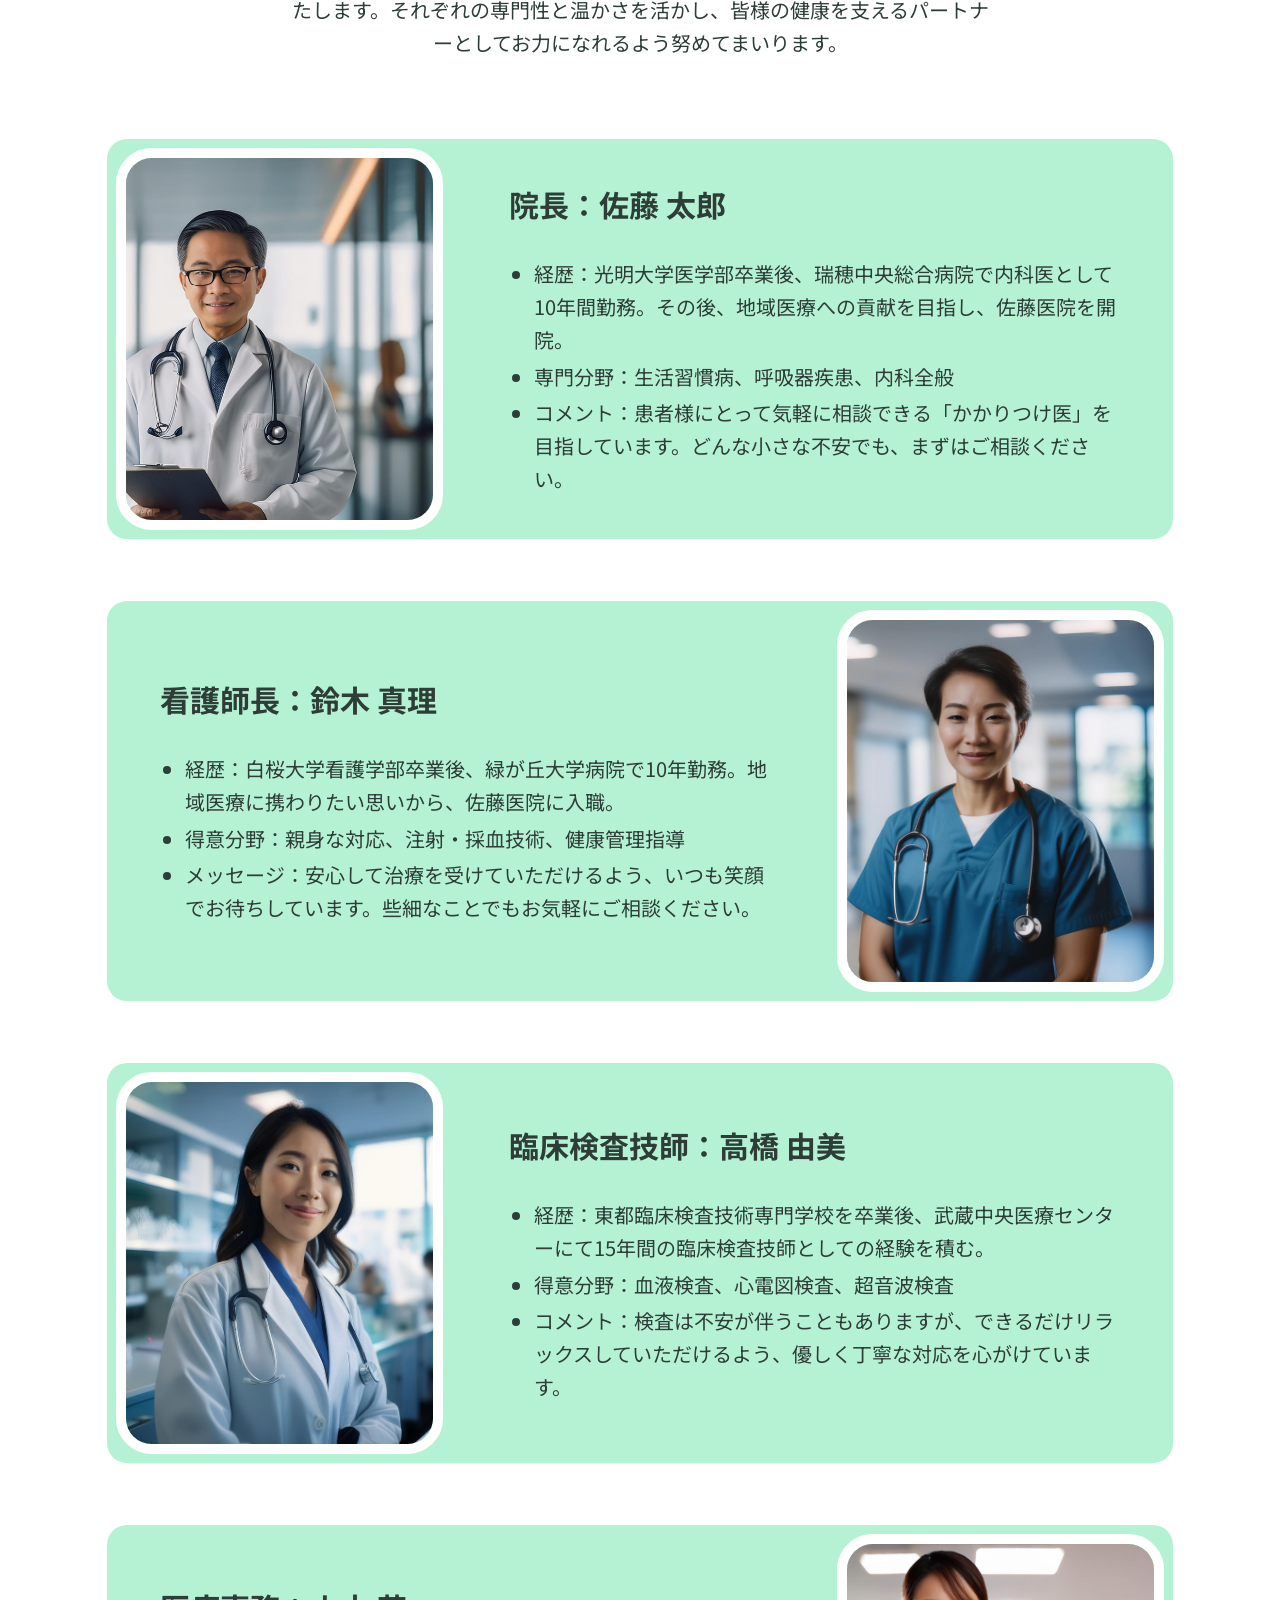
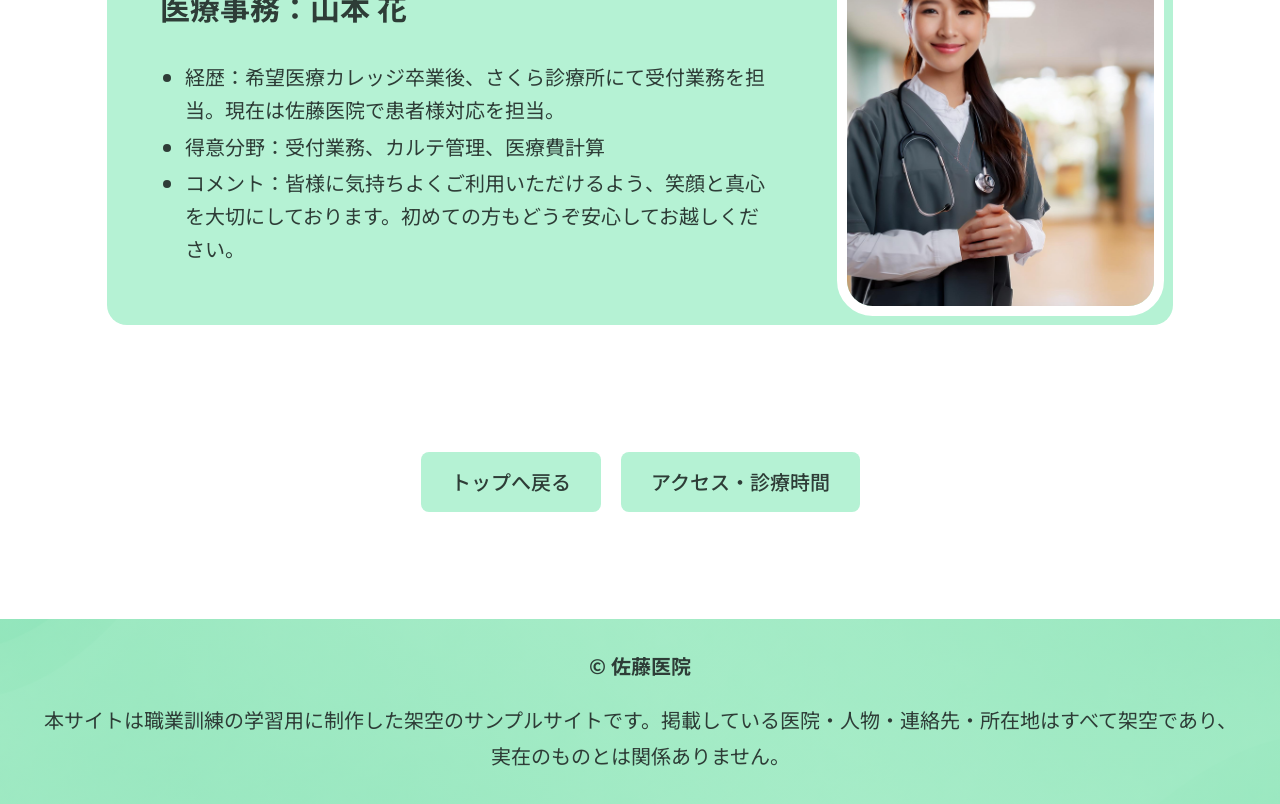
<file: about.html>
<!DOCTYPE html>
<html lang="ja">

<head>
  <meta charset="UTF-8">
  <meta name="viewport" content="width=device-width, initial-scale=1">
  <meta name="robots" content="noindex, nofollow">
  <meta name="description" content="佐藤医院の診療方針、医院の理念、スタッフをご紹介する、職業訓練用の架空サンプルサイトです。">
  <title>当院について | 佐藤医院</title>
  <link rel="icon" href="./assets/images/Logo/logo.png" type="image/png">
  <link rel="stylesheet" href="./css/style.css">
</head>

<body class="subpage about-page">
  <a class="skip-link" href="#main-content">本文へ移動</a>
  <header class="site-header">
    <a class="brand" href="./index.html" aria-label="佐藤医院 トップへ"><img src="./assets/images/Logo/logo.png"
        alt="佐藤医院 Sato Clinic" width="500" height="150" decoding="async"></a>
    <nav class="desktop-nav" aria-label="メインメニュー">
      <ul>
        <li><a href="./index.html">トップ</a></li>
        <li><a href="./news.html">お知らせ</a></li>
        <li><a href="./index.html#greeting">ご挨拶</a></li>
        <li><a href="./services.html">診療内容</a></li>
        <li><a href="./about.html" aria-current="page">当院について</a></li>
        <li><a href="./about.html#staff">スタッフ紹介</a></li>
        <li><a href="./index.html#access">アクセス</a></li>
        <li><a href="./index.html#departments">診療科目</a></li>
      </ul>
    </nav>
    <div class="mobile-menu">
      <span class="menu-state" id="mobile-menu-open" aria-hidden="true"></span>
      <a class="menu-trigger menu-open" href="#mobile-menu-open" aria-controls="mobile-navigation" aria-expanded="false"><span class="visually-hidden">メニューを開く</span><span class="menu-bars" aria-hidden="true"></span></a>
      <a class="menu-trigger menu-close" href="#mobile-menu-closed" aria-controls="mobile-navigation" aria-expanded="true"><span class="visually-hidden">メニューを閉じる</span><span class="menu-bars" aria-hidden="true"></span></a>
      <nav class="mobile-nav" id="mobile-navigation" aria-label="スマホ用メニュー">
        <ul>
          <li><a href="./index.html">トップ</a></li>
          <li><a href="./news.html">お知らせ</a></li>
          <li><a href="./index.html#greeting">ご挨拶</a></li>
          <li><a href="./services.html">診療内容</a></li>
          <li><a href="./about.html" aria-current="page">当院について</a></li>
          <li><a href="./about.html#staff">スタッフ紹介</a></li>
          <li><a href="./index.html#access">アクセス</a></li>
          <li><a href="./index.html#departments">診療科目</a></li>
        </ul>
      </nav>
    </div>
  </header>

  <main id="main-content">
    <nav class="breadcrumb content" aria-label="パンくずリスト">
      <ol>
        <li><a href="./index.html">トップ</a></li>
        <li aria-current="page">当院について</li>
      </ol>
    </nav>

    <section class="page-hero green-panel" aria-labelledby="page-title">
      <div class="content page-hero-grid">
        <div>
          <div class="page-heading">
            <h1 id="page-title">当院について</h1><span class="heading-icon" aria-hidden="true"><img
                src="./assets/images/icons/04_about.png" alt="" decoding="async"></span>
          </div>
          <p class="page-lead">
            佐藤医院は、地域の皆様の健康を守り、より良い生活をサポートすることを使命としています。創立以来、私たちは「患者様一人ひとりに寄り添った診療」を大切にし、地域密着型の医療を提供してまいりました。今後も、皆様の健康維持と病気予防に貢献するため、より良い医療サービスを提供し続けることをお約束いたします。
          </p>
        </div>
        <img class="page-hero-photo" src="./assets/images/Hospital_Exterior/hospital_1.jpg" alt="青空の下に建つ佐藤医院の外観"
          fetchpriority="high" decoding="async">
      </div>
    </section>

    <div class="content">
      <nav class="page-index" aria-label="当院についての目次">
        <ul>
          <li><a href="#care-policy">診療方針</a></li>
          <li><a href="#community">地域に根ざした医療</a></li>
          <li><a href="#family">ご家族全員をサポート</a></li>
          <li><a href="#team-care">医療設備とチーム医療</a></li>
          <li><a href="#philosophy">医院の理念・方針</a></li>
          <li><a href="#future">患者様とともに歩む未来</a></li>
          <li><a href="#staff">スタッフ紹介</a></li>
        </ul>
      </nav>

      <section id="care-policy" class="page-section about-story-grid" aria-labelledby="care-policy-title">
        <img class="about-story-photo" src="./assets/images/Doctor_Image/firstView.jpg" alt="患者様と笑顔で話す医師" loading="lazy"
          decoding="async">
        <div class="reading-copy">
          <div class="section-heading">
            <h2 id="care-policy-title">診療方針</h2>
          </div>
          <p>
            当院の診療方針は、「患者様の声に耳を傾け、共に歩む医療」です。内科を中心にさまざまな疾患へ対応し、症状を的確に診断して最適な治療を提供します。患者様との信頼関係を大切に、わかりやすく丁寧な説明を行い、納得いただける治療方針を一緒に考えます。病気の治療だけでなく、生活習慣の改善や予防についてもアドバイスし、患者様の健康管理を全力でサポートします。治療方法やお薬について不安があれば、遠慮なくお尋ねください。
          </p>
        </div>
      </section>

      <section id="community" class="page-section reading-copy" aria-labelledby="community-title">
        <div class="section-heading">
          <h2 id="community-title">地域に根ざした医療</h2>
        </div>
        <p>
          佐藤医院は、地域の皆様の健康を守るために、長年にわたり地域医療を支えてきました。定期的な健康診断や健康相談も実施し、地域住民の皆様が健康な生活を送れるようサポートしています。病気の治療だけでなく予防の重要性も強く認識し、定期的な健診を通じた早期発見・早期治療に努めています。
        </p>
      </section>

      <section id="family" class="page-section reading-copy" aria-labelledby="family-title">
        <div class="section-heading">
          <h2 id="family-title">ご家族全員をサポート</h2>
        </div>
        <p>当院では、子どもから高齢者まですべての年代の患者様に対応し、各世代に必要な医療サービスを提供しています。予防医療や健康相談を通じて、ご家族全員のより良い生活習慣の定着を目指します。</p>
        <ul>
          <li><strong>小児科的対応</strong>：子どもの成長や発育に関するアドバイス、予防接種を行っています。</li>
          <li><strong>高齢者医療</strong>：高齢者の健康管理や介護予防、生活習慣病の管理をしっかりサポートします。</li>
        </ul>
      </section>

      <section id="team-care" class="page-section about-story-grid about-story-grid--reverse"
        aria-labelledby="team-care-title">
        <div class="reading-copy">
          <div class="section-heading">
            <h2 id="team-care-title">医療設備とチーム医療</h2>
          </div>
          <p>
            診断精度を高めるため、最新の医療設備を導入し診療に活かしています。必要に応じて適切な検査を行い、迅速に対応します。また、医師・看護師・事務スタッフが一丸となるチーム医療を実践し、スタッフ全員が最新の治療法・技術の研鑽を積みながら、患者様に最適なケアを提供します。
          </p>
        </div>
        <img class="about-story-photo" src="./assets/images/Hospital_Exterior/hospital_8.jpg" alt="設備が整った院内の診察室"
          loading="lazy" decoding="async">
      </section>
    </div>

    <section id="philosophy" class="page-section about-policy green-panel" aria-labelledby="philosophy-title">
      <div class="content reading-copy">
        <div class="section-heading">
          <h2 id="philosophy-title">医院の理念・方針</h2>
        </div>
        <p>佐藤医院は、地域医療の一翼を担う医療機関として「患者様第一」の精神を大切にしています。単に病気を治療するだけでなく、患者様が心身ともに健やかな生活を送れるよう、あらゆる面からサポートすることを使命と考えています。
        </p>
        <ol class="policy-list">
          <li><strong>信頼関係を築く医療</strong>患者様一人ひとりと向き合い、納得いただける説明を尽くす</li>
          <li><strong>予防医療の重視</strong>健診・予防接種・健康相談で病気を未然に防ぐ</li>
          <li><strong>最先端の技術・設備</strong>高度な医療機器と最新知識で精度の高い診断・治療を行う</li>
          <li><strong>ライフステージに応じた医療</strong>小児から高齢者まで、各年代に必要なケアを提供</li>
          <li><strong>地域密着型の医療</strong>気軽に相談できる存在として、健康セミナー等で地域に貢献</li>
          <li><strong>プライバシーと安全の確保</strong>個人情報保護と感染症対策・衛生管理を徹底</li>
          <li><strong>チーム医療の推進</strong>多職種が連携し、患者様に最適なケアを提供</li>
        </ol>
      </div>
    </section>

    <div class="content">
      <section id="future" class="page-section reading-copy" aria-labelledby="future-title">
        <div class="section-heading">
          <h2 id="future-title">患者様とともに歩む未来</h2>
        </div>
        <p>
          佐藤医院では、患者様の健康を第一に考え、今後も安心・安全な医療を提供し続けます。どんな小さな悩みでも、お気軽にご相談ください。地域の皆様とともに、より健康で豊かな生活を築いていきたいと考えています。スタッフ一同、皆様のご来院を心よりお待ちしております。
        </p>
      </section>
    </div>

    <section id="staff" class="staff" aria-labelledby="staff-title">
      <div class="content">
        <div class="section-heading section-heading--center">
          <h2 id="staff-title">スタッフ紹介</h2><span class="heading-icon" aria-hidden="true"><img
              src="./assets/images/icons/06_staff.png" alt="" loading="lazy" decoding="async"></span>
        </div>
        <p class="staff-intro">
          地域の皆様に安心してご来院いただけるよう、スタッフ一同、誠心誠意対応いたします。それぞれの専門性と温かさを活かし、皆様の健康を支えるパートナーとしてお力になれるよう努めてまいります。</p>
        <div class="feature-list mobile-carousel" role="region" aria-label="スタッフ紹介（4名）" tabindex="0">
          <article id="staff-sato-taro" class="feature-card carousel-slide">
            <div class="feature-photo photo-sato-taro"><img src="./assets/images/Doctor_Image/sato_taro.jpg"
                alt="院長：佐藤 太郎" loading="lazy" decoding="async"></div>
            <div class="feature-copy">
              <h3>院長：佐藤 太郎</h3>
              <ul class="staff-details">
                <li>経歴：光明大学医学部卒業後、瑞穂中央総合病院で内科医として10年間勤務。その後、地域医療への貢献を目指し、佐藤医院を開院。</li>
                <li>専門分野：生活習慣病、呼吸器疾患、内科全般</li>
                <li>コメント：患者様にとって気軽に相談できる「かかりつけ医」を目指しています。どんな小さな不安でも、まずはご相談ください。</li>
              </ul>
            </div>
          </article>
          <article id="staff-suzuki-mari" class="feature-card carousel-slide">
            <div class="feature-photo photo-suzuki-mari"><img src="./assets/images/Doctor_Image/suzuki_mari.jpg"
                alt="看護師長：鈴木 真理" loading="lazy" decoding="async"></div>
            <div class="feature-copy">
              <h3>看護師長：鈴木 真理</h3>
              <ul class="staff-details">
                <li>経歴：白桜大学看護学部卒業後、緑が丘大学病院で10年勤務。地域医療に携わりたい思いから、佐藤医院に入職。</li>
                <li>得意分野：親身な対応、注射・採血技術、健康管理指導</li>
                <li>メッセージ：安心して治療を受けていただけるよう、いつも笑顔でお待ちしています。些細なことでもお気軽にご相談ください。</li>
              </ul>
            </div>
          </article>
          <article id="staff-takahashi-yumi" class="feature-card carousel-slide">
            <div class="feature-photo photo-takahashi-yumi"><img src="./assets/images/Doctor_Image/takahashi_yumi.jpg"
                alt="臨床検査技師：高橋 由美" loading="lazy" decoding="async"></div>
            <div class="feature-copy">
              <h3>臨床検査技師：高橋 由美</h3>
              <ul class="staff-details">
                <li>経歴：東都臨床検査技術専門学校を卒業後、武蔵中央医療センターにて15年間の臨床検査技師としての経験を積む。</li>
                <li>得意分野：血液検査、心電図検査、超音波検査</li>
                <li>コメント：検査は不安が伴うこともありますが、できるだけリラックスしていただけるよう、優しく丁寧な対応を心がけています。</li>
              </ul>
            </div>
          </article>
          <article id="staff-yamamoto-hana" class="feature-card carousel-slide">
            <div class="feature-photo photo-yamamoto-hana"><img src="./assets/images/Doctor_Image/yamamoto_hana.jpg"
                alt="医療事務：山本 花" loading="lazy" decoding="async"></div>
            <div class="feature-copy">
              <h3>医療事務：山本 花</h3>
              <ul class="staff-details">
                <li>経歴：希望医療カレッジ卒業後、さくら診療所にて受付業務を担当。現在は佐藤医院で患者様対応を担当。</li>
                <li>得意分野：受付業務、カルテ管理、医療費計算</li>
                <li>コメント：皆様に気持ちよくご利用いただけるよう、笑顔と真心を大切にしております。初めての方もどうぞ安心してお越しください。</li>
              </ul>
            </div>
          </article>
        </div>
        <nav class="carousel-navigation" aria-label="スタッフを選ぶ">
          <ul>
            <li><a href="#staff-sato-taro" aria-label="院長：佐藤 太郎の紹介を見る"></a></li>
            <li><a href="#staff-suzuki-mari" aria-label="看護師長：鈴木 真理の紹介を見る"></a></li>
            <li><a href="#staff-takahashi-yumi" aria-label="臨床検査技師：高橋 由美の紹介を見る"></a></li>
            <li><a href="#staff-yamamoto-hana" aria-label="医療事務：山本 花の紹介を見る"></a></li>
          </ul>
        </nav>
      </div>
    </section>

    <nav class="page-actions content" aria-label="関連ページ">
      <a class="more-button" href="./index.html#about">トップへ戻る</a>
      <a class="more-button" href="./index.html#access">アクセス・診療時間</a>
    </nav>
  </main>

  <footer class="site-footer green-panel">
    <p class="copyright">© 佐藤医院</p>
    <p class="sample-notice">本サイトは職業訓練の学習用に制作した架空のサンプルサイトです。掲載している医院・人物・連絡先・所在地はすべて架空であり、実在のものとは関係ありません。</p>
  </footer>
</body>

</html>
</file>
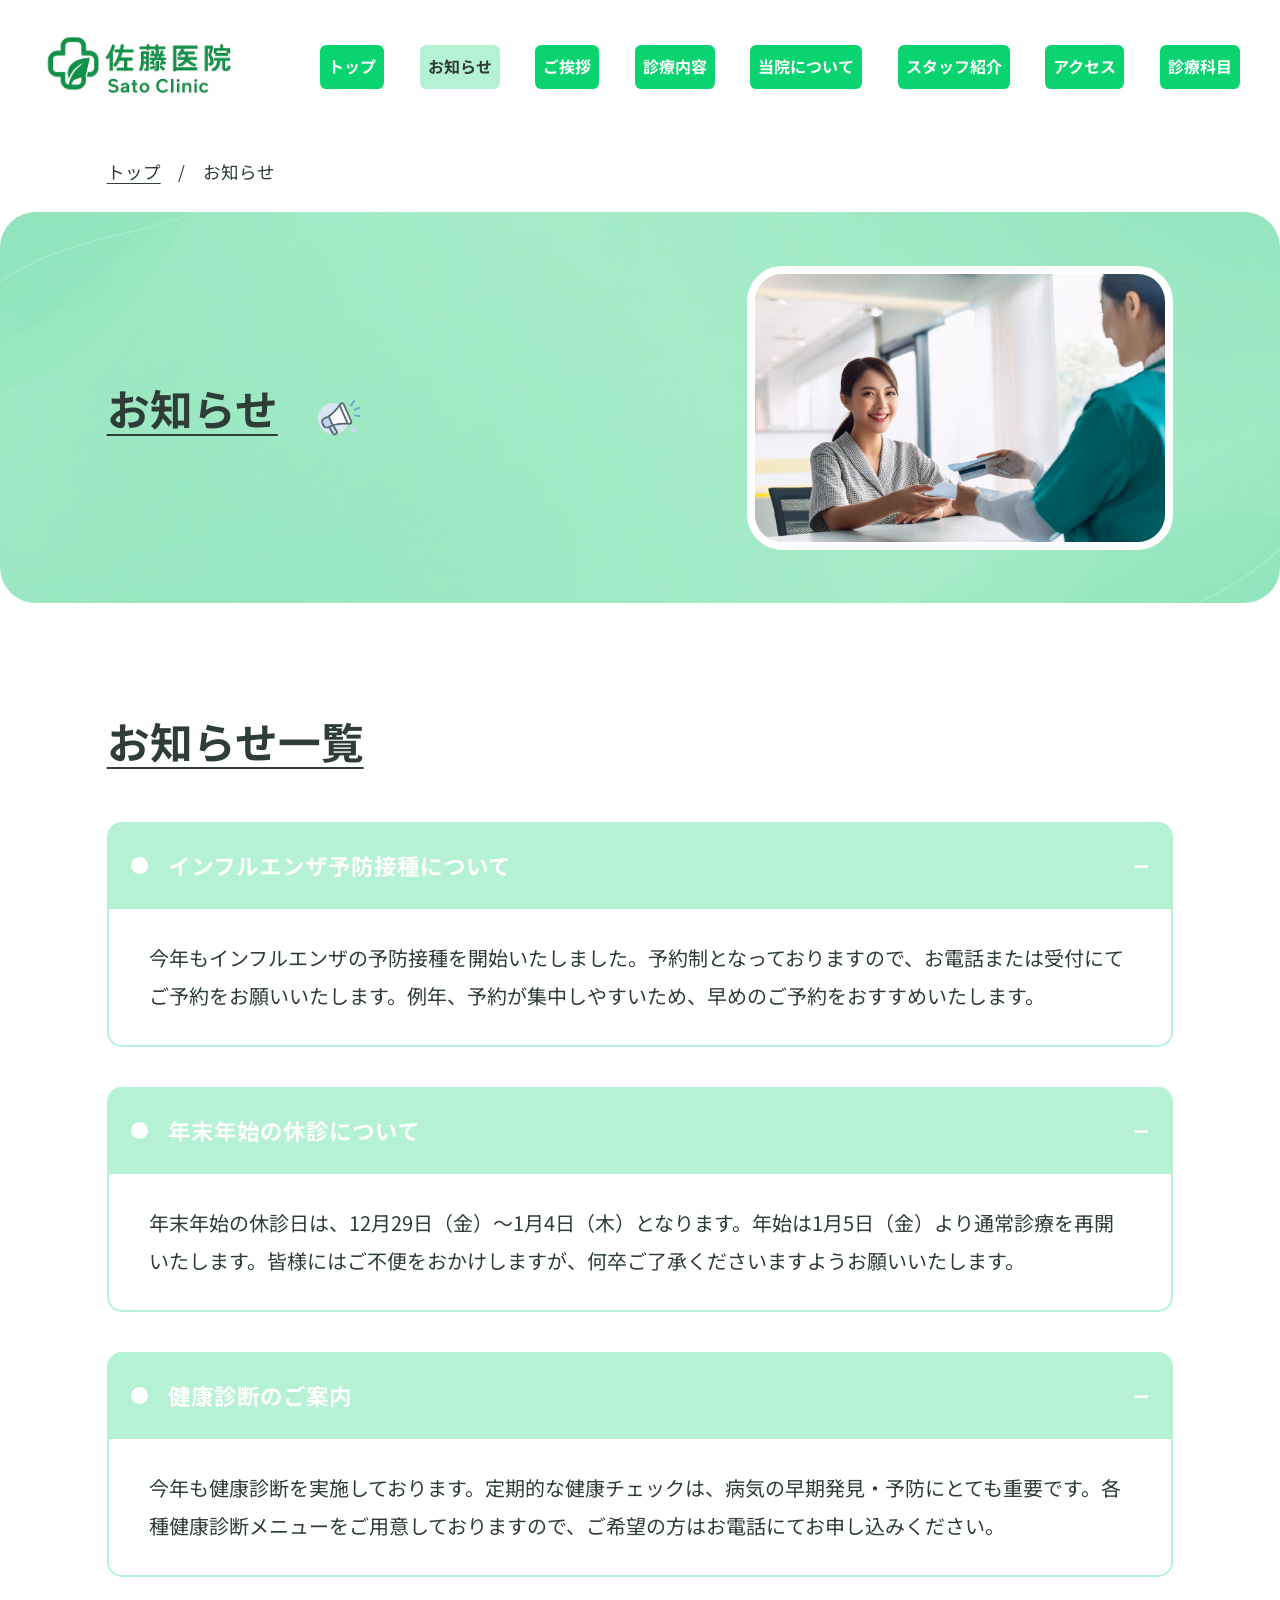
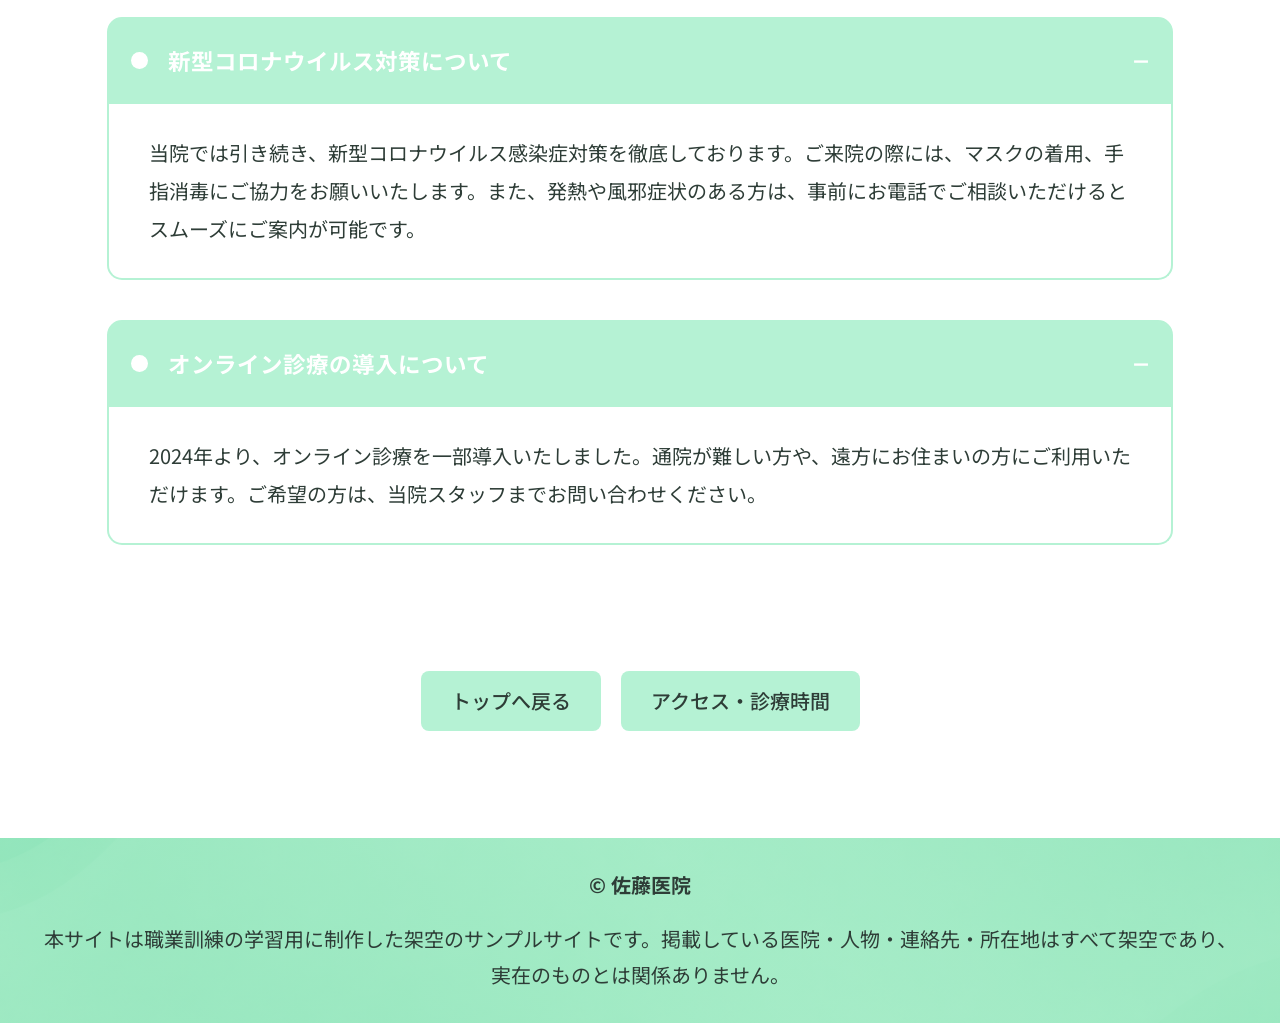
<file: news.html>
<!DOCTYPE html>
<html lang="ja">

<head>
  <meta charset="UTF-8">
  <meta name="viewport" content="width=device-width, initial-scale=1">
  <meta name="robots" content="noindex, nofollow">
  <meta name="description" content="佐藤医院からのお知らせをご紹介する、職業訓練用の架空サンプルサイトです。">
  <title>お知らせ | 佐藤医院</title>
  <link rel="icon" href="./assets/images/Logo/logo.png" type="image/png">
  <link rel="stylesheet" href="./css/style.css">
</head>

<body class="subpage news-page">
  <a class="skip-link" href="#main-content">本文へ移動</a>
  <header class="site-header">
    <a class="brand" href="./index.html" aria-label="佐藤医院 トップへ"><img src="./assets/images/Logo/logo.png"
        alt="佐藤医院 Sato Clinic" width="500" height="150" decoding="async"></a>
    <nav class="desktop-nav" aria-label="メインメニュー">
      <ul>
        <li><a href="./index.html">トップ</a></li>
        <li><a href="./news.html" aria-current="page">お知らせ</a></li>
        <li><a href="./index.html#greeting">ご挨拶</a></li>
        <li><a href="./services.html">診療内容</a></li>
        <li><a href="./about.html">当院について</a></li>
        <li><a href="./about.html#staff">スタッフ紹介</a></li>
        <li><a href="./index.html#access">アクセス</a></li>
        <li><a href="./index.html#departments">診療科目</a></li>
      </ul>
    </nav>
    <div class="mobile-menu">
      <span class="menu-state" id="mobile-menu-open" aria-hidden="true"></span>
      <a class="menu-trigger menu-open" href="#mobile-menu-open" aria-controls="mobile-navigation" aria-expanded="false"><span class="visually-hidden">メニューを開く</span><span class="menu-bars" aria-hidden="true"></span></a>
      <a class="menu-trigger menu-close" href="#mobile-menu-closed" aria-controls="mobile-navigation" aria-expanded="true"><span class="visually-hidden">メニューを閉じる</span><span class="menu-bars" aria-hidden="true"></span></a>
      <nav class="mobile-nav" id="mobile-navigation" aria-label="スマホ用メニュー">
        <ul>
          <li><a href="./index.html">トップ</a></li>
          <li><a href="./news.html" aria-current="page">お知らせ</a></li>
          <li><a href="./index.html#greeting">ご挨拶</a></li>
          <li><a href="./services.html">診療内容</a></li>
          <li><a href="./about.html">当院について</a></li>
          <li><a href="./about.html#staff">スタッフ紹介</a></li>
          <li><a href="./index.html#access">アクセス</a></li>
          <li><a href="./index.html#departments">診療科目</a></li>
        </ul>
      </nav>
    </div>
  </header>

  <main id="main-content">
    <nav class="breadcrumb content" aria-label="パンくずリスト">
      <ol>
        <li><a href="./index.html">トップ</a></li>
        <li aria-current="page">お知らせ</li>
      </ol>
    </nav>
    <section class="page-hero green-panel" aria-labelledby="page-title">
      <div class="content page-hero-grid">
        <div class="page-heading">
          <h1 id="page-title">お知らせ</h1>
          <span class="heading-icon" aria-hidden="true"><img src="./assets/images/icons/02_news.png" alt=""
              decoding="async"></span>
        </div>
        <img class="page-hero-photo" src="./assets/images/Infomation_Image/information_4.jpg" alt="笑顔で患者様を迎える受付"
          fetchpriority="high" decoding="async">
      </div>
    </section>

    <section class="page-section" aria-labelledby="news-list-title">
      <div class="content news-archive">
        <div class="section-heading">
          <h2 id="news-list-title">お知らせ一覧</h2>
        </div>
        <ul class="news-list">
          <li>
            <details class="news-item" id="influenza" open>
              <summary>
                <h3>インフルエンザ予防接種について</h3>
              </summary>
              <div class="news-description">
                <p>今年もインフルエンザの予防接種を開始いたしました。予約制となっておりますので、お電話または受付にてご予約をお願いいたします。例年、予約が集中しやすいため、早めのご予約をおすすめいたします。</p>
              </div>
            </details>
          </li>
          <li>
            <details class="news-item" id="holidays" open>
              <summary>
                <h3>年末年始の休診について</h3>
              </summary>
              <div class="news-description">
                <p>年末年始の休診日は、12月29日（金）〜1月4日（木）となります。年始は1月5日（金）より通常診療を再開いたします。皆様にはご不便をおかけしますが、何卒ご了承くださいますようお願いいたします。</p>
              </div>
            </details>
          </li>
          <li>
            <details class="news-item" id="health-check" open>
              <summary>
                <h3>健康診断のご案内</h3>
              </summary>
              <div class="news-description">
                <p>今年も健康診断を実施しております。定期的な健康チェックは、病気の早期発見・予防にとても重要です。各種健康診断メニューをご用意しておりますので、ご希望の方はお電話にてお申し込みください。</p>
              </div>
            </details>
          </li>
          <li>
            <details class="news-item" id="infection-control" open>
              <summary>
                <h3>新型コロナウイルス対策について</h3>
              </summary>
              <div class="news-description">
                <p>
                  当院では引き続き、新型コロナウイルス感染症対策を徹底しております。ご来院の際には、マスクの着用、手指消毒にご協力をお願いいたします。また、発熱や風邪症状のある方は、事前にお電話でご相談いただけるとスムーズにご案内が可能です。
                </p>
              </div>
            </details>
          </li>
          <li>
            <details class="news-item" id="online-care" open>
              <summary>
                <h3>オンライン診療の導入について</h3>
              </summary>
              <div class="news-description">
                <p>2024年より、オンライン診療を一部導入いたしました。通院が難しい方や、遠方にお住まいの方にご利用いただけます。ご希望の方は、当院スタッフまでお問い合わせください。</p>
              </div>
            </details>
          </li>
        </ul>
      </div>
    </section>
    <nav class="page-actions content" aria-label="関連ページ">
      <a class="more-button" href="./index.html#news">トップへ戻る</a>
      <a class="more-button" href="./index.html#access">アクセス・診療時間</a>
    </nav>
  </main>

  <footer class="site-footer green-panel">
    <p class="copyright">© 佐藤医院</p>
    <p class="sample-notice">本サイトは職業訓練の学習用に制作した架空のサンプルサイトです。掲載している医院・人物・連絡先・所在地はすべて架空であり、実在のものとは関係ありません。</p>
  </footer>
</body>

</html>
</file>
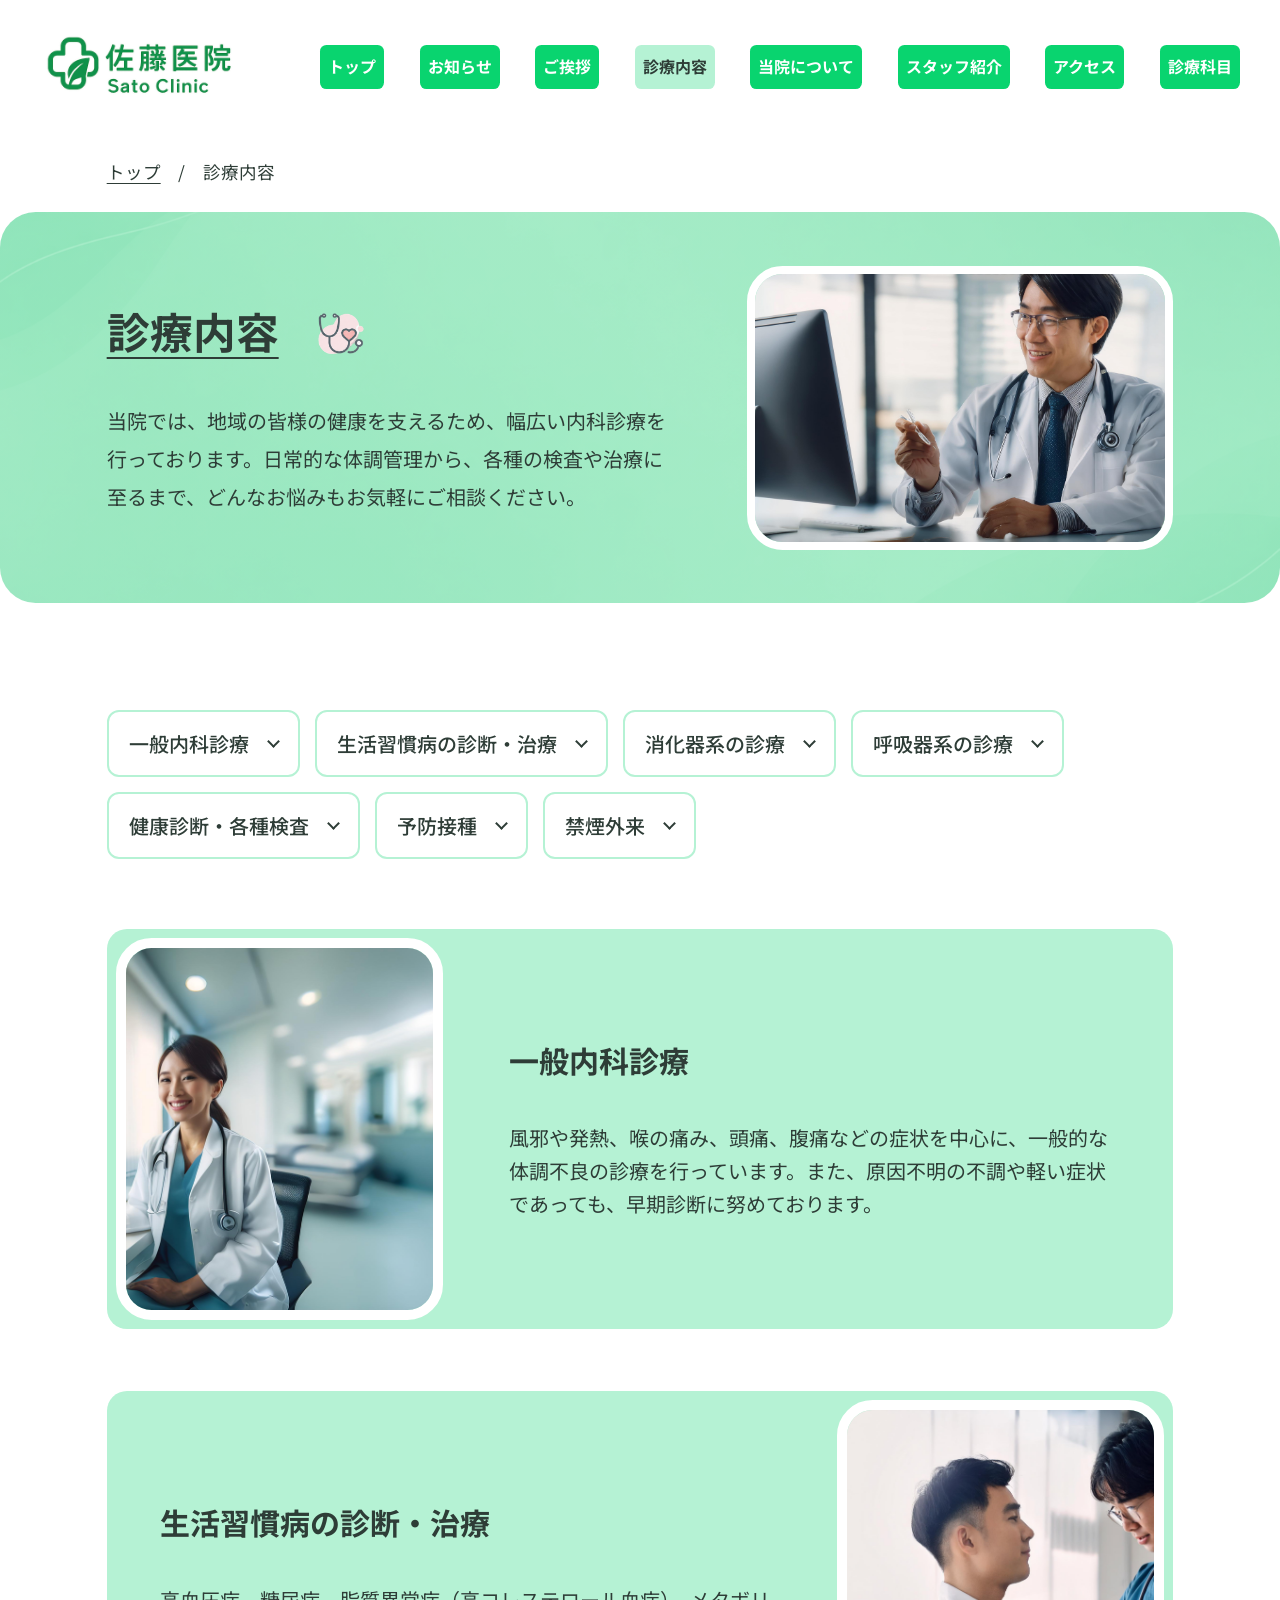
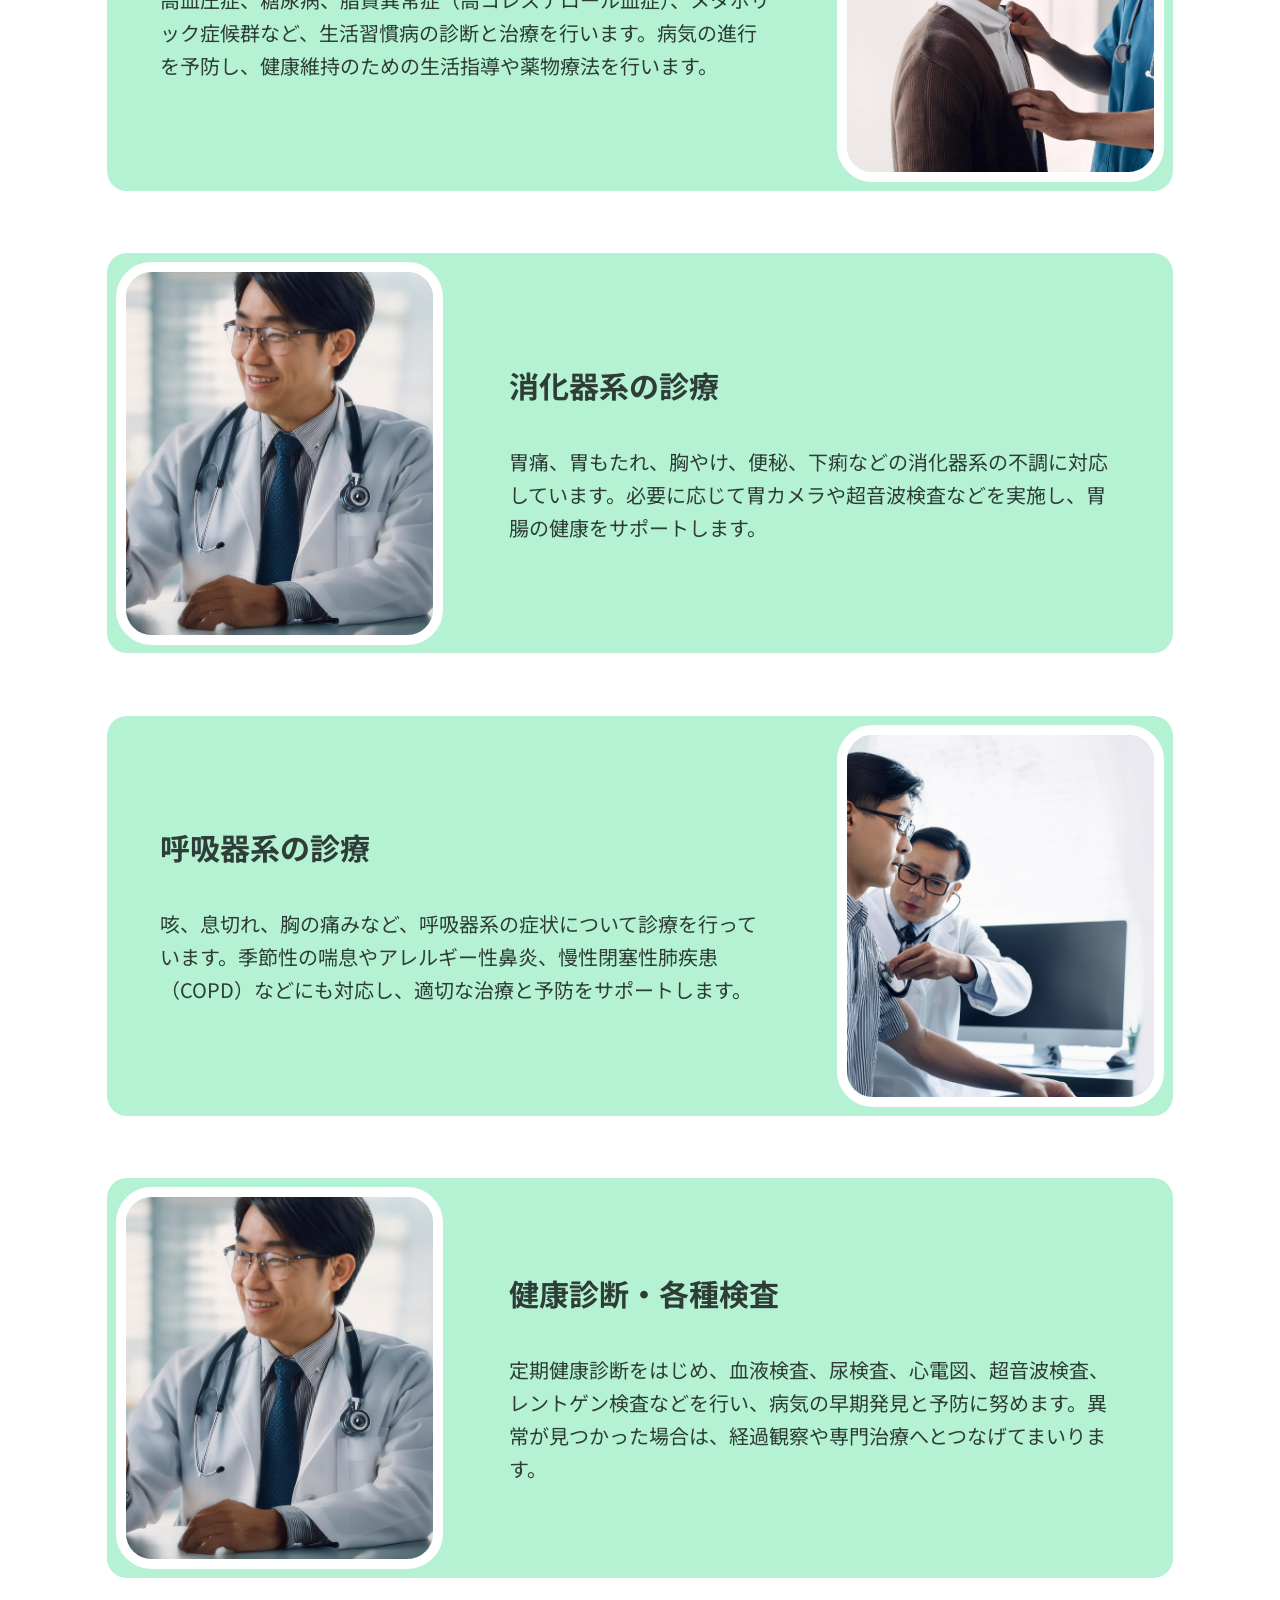
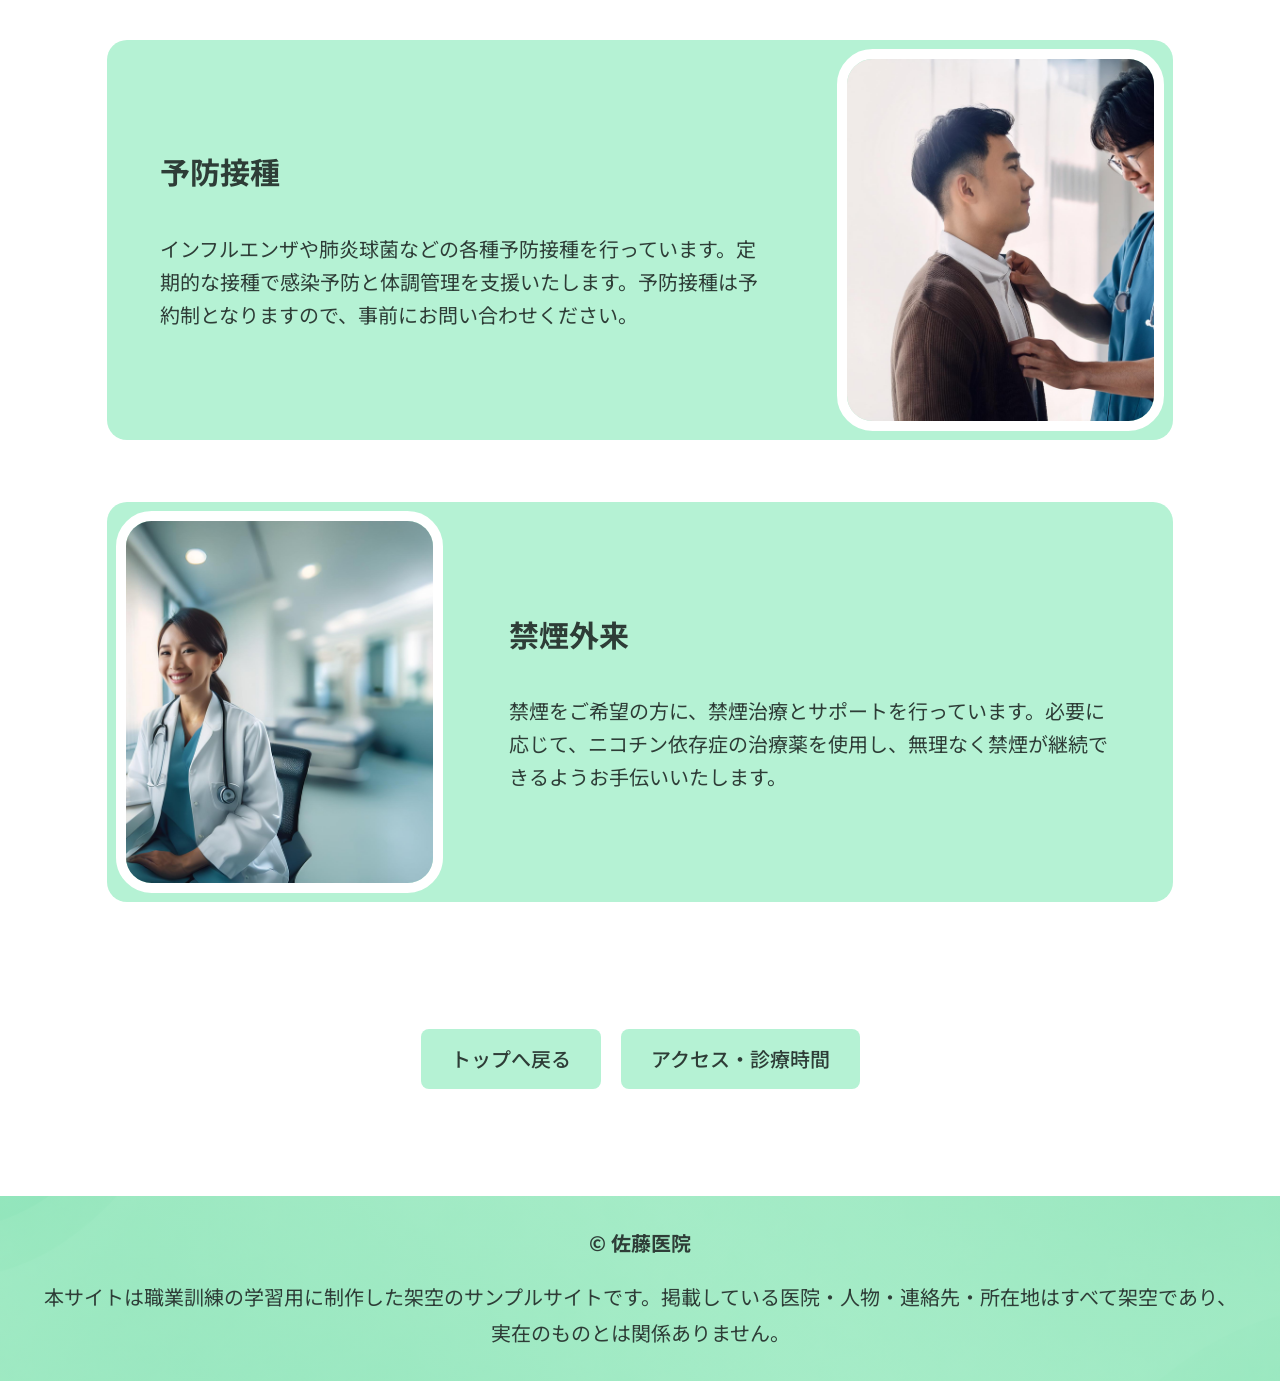
<file: services.html>
<!DOCTYPE html>
<html lang="ja">
<head>
  <meta charset="UTF-8">
  <meta name="viewport" content="width=device-width, initial-scale=1">
  <meta name="robots" content="noindex, nofollow">
  <meta name="description" content="佐藤医院の一般内科診療、健康診断、予防接種などの診療内容をご紹介する、職業訓練用の架空サンプルサイトです。">
  <title>診療内容 | 佐藤医院</title>
  <link rel="icon" href="./assets/images/Logo/logo.png" type="image/png">
  <link rel="stylesheet" href="./css/style.css">
</head>
<body class="subpage services-page">
  <a class="skip-link" href="#main-content">本文へ移動</a>
  <header class="site-header">
    <a class="brand" href="./index.html" aria-label="佐藤医院 トップへ"><img src="./assets/images/Logo/logo.png" alt="佐藤医院 Sato Clinic" width="500" height="150" decoding="async"></a>
    <nav class="desktop-nav" aria-label="メインメニュー">
      <ul>
        <li><a href="./index.html">トップ</a></li>
        <li><a href="./news.html">お知らせ</a></li>
        <li><a href="./index.html#greeting">ご挨拶</a></li>
        <li><a href="./services.html" aria-current="page">診療内容</a></li>
        <li><a href="./about.html">当院について</a></li>
        <li><a href="./about.html#staff">スタッフ紹介</a></li>
        <li><a href="./index.html#access">アクセス</a></li>
        <li><a href="./index.html#departments">診療科目</a></li>
      </ul>
    </nav>
    <div class="mobile-menu">
      <span class="menu-state" id="mobile-menu-open" aria-hidden="true"></span>
      <a class="menu-trigger menu-open" href="#mobile-menu-open" aria-controls="mobile-navigation" aria-expanded="false"><span class="visually-hidden">メニューを開く</span><span class="menu-bars" aria-hidden="true"></span></a>
      <a class="menu-trigger menu-close" href="#mobile-menu-closed" aria-controls="mobile-navigation" aria-expanded="true"><span class="visually-hidden">メニューを閉じる</span><span class="menu-bars" aria-hidden="true"></span></a>
      <nav class="mobile-nav" id="mobile-navigation" aria-label="スマホ用メニュー">
        <ul>
          <li><a href="./index.html">トップ</a></li>
          <li><a href="./news.html">お知らせ</a></li>
          <li><a href="./index.html#greeting">ご挨拶</a></li>
          <li><a href="./services.html" aria-current="page">診療内容</a></li>
          <li><a href="./about.html">当院について</a></li>
          <li><a href="./about.html#staff">スタッフ紹介</a></li>
          <li><a href="./index.html#access">アクセス</a></li>
          <li><a href="./index.html#departments">診療科目</a></li>
        </ul>
      </nav>
    </div>
  </header>

  <main id="main-content">
    <nav class="breadcrumb content" aria-label="パンくずリスト">
      <ol><li><a href="./index.html">トップ</a></li><li aria-current="page">診療内容</li></ol>
    </nav>

    <section class="page-hero green-panel" aria-labelledby="page-title">
      <div class="content page-hero-grid">
        <div>
          <div class="page-heading"><h1 id="page-title">診療内容</h1><span class="heading-icon" aria-hidden="true"><img src="./assets/images/icons/03_services.png" alt="" decoding="async"></span></div>
          <p class="page-lead">当院では、地域の皆様の健康を支えるため、幅広い内科診療を行っております。日常的な体調管理から、各種の検査や治療に至るまで、どんなお悩みもお気軽にご相談ください。</p>
        </div>
        <img class="page-hero-photo" src="./assets/images/Medical_Image/medical_1.jpg" alt="患者様へ丁寧に説明する医師" fetchpriority="high" decoding="async">
      </div>
    </section>

    <section class="page-section services" aria-label="診療内容一覧">
      <div class="content">
        <nav class="page-index" aria-label="診療内容の目次">
          <ul>
            <li><a href="#general">一般内科診療</a></li>
            <li><a href="#lifestyle">生活習慣病の診断・治療</a></li>
            <li><a href="#digestive">消化器系の診療</a></li>
            <li><a href="#respiratory">呼吸器系の診療</a></li>
            <li><a href="#checkups">健康診断・各種検査</a></li>
            <li><a href="#vaccinations">予防接種</a></li>
            <li><a href="#smoking-cessation">禁煙外来</a></li>
          </ul>
        </nav>
        <div class="feature-list">
          <article id="general" class="feature-card">
            <div class="feature-photo photo-medical-4"><img src="./assets/images/Medical_Image/medical_4.jpg" alt="患者様と向き合って診療する医師" loading="lazy" decoding="async"></div>
            <div class="feature-copy">
              <h2>一般内科診療</h2>
              <p>風邪や発熱、喉の痛み、頭痛、腹痛などの症状を中心に、一般的な体調不良の診療を行っています。また、原因不明の不調や軽い症状であっても、早期診断に努めております。</p>
            </div>
          </article>
          <article id="lifestyle" class="feature-card">
            <div class="feature-photo photo-medical-6"><img src="./assets/images/Medical_Image/medical_6.jpg" alt="聴診器で診察する医師" loading="lazy" decoding="async"></div>
            <div class="feature-copy">
              <h2>生活習慣病の診断・治療</h2>
              <p>高血圧症、糖尿病、脂質異常症（高コレステロール血症）、メタボリック症候群など、生活習慣病の診断と治療を行います。病気の進行を予防し、健康維持のための生活指導や薬物療法を行います。</p>
            </div>
          </article>
          <article id="digestive" class="feature-card">
            <div class="feature-photo photo-medical-1"><img src="./assets/images/Medical_Image/medical_1.jpg" alt="検査結果を説明する医師" loading="lazy" decoding="async"></div>
            <div class="feature-copy">
              <h2>消化器系の診療</h2>
              <p>胃痛、胃もたれ、胸やけ、便秘、下痢などの消化器系の不調に対応しています。必要に応じて胃カメラや超音波検査などを実施し、胃腸の健康をサポートします。</p>
            </div>
          </article>
          <article id="respiratory" class="feature-card">
            <div class="feature-photo photo-medical-5"><img src="./assets/images/Medical_Image/medical_5.jpg" alt="患者様の呼吸の状態を確認する医師" loading="lazy" decoding="async"></div>
            <div class="feature-copy">
              <h2>呼吸器系の診療</h2>
              <p>咳、息切れ、胸の痛みなど、呼吸器系の症状について診療を行っています。季節性の喘息やアレルギー性鼻炎、慢性閉塞性肺疾患（COPD）などにも対応し、適切な治療と予防をサポートします。</p>
            </div>
          </article>
          <article id="checkups" class="feature-card">
            <div class="feature-photo photo-medical-1"><img src="./assets/images/Medical_Image/medical_1.jpg" alt="検査結果を説明する医師" loading="lazy" decoding="async"></div>
            <div class="feature-copy">
              <h2>健康診断・各種検査</h2>
              <p>定期健康診断をはじめ、血液検査、尿検査、心電図、超音波検査、レントゲン検査などを行い、病気の早期発見と予防に努めます。異常が見つかった場合は、経過観察や専門治療へとつなげてまいります。</p>
            </div>
          </article>
          <article id="vaccinations" class="feature-card">
            <div class="feature-photo photo-medical-6"><img src="./assets/images/Medical_Image/medical_6.jpg" alt="患者様を診察する医師" loading="lazy" decoding="async"></div>
            <div class="feature-copy">
              <h2>予防接種</h2>
              <p>インフルエンザや肺炎球菌などの各種予防接種を行っています。定期的な接種で感染予防と体調管理を支援いたします。予防接種は予約制となりますので、事前にお問い合わせください。</p>
            </div>
          </article>
          <article id="smoking-cessation" class="feature-card">
            <div class="feature-photo photo-medical-4"><img src="./assets/images/Medical_Image/medical_4.jpg" alt="患者様と向き合って診療する医師" loading="lazy" decoding="async"></div>
            <div class="feature-copy">
              <h2>禁煙外来</h2>
              <p>禁煙をご希望の方に、禁煙治療とサポートを行っています。必要に応じて、ニコチン依存症の治療薬を使用し、無理なく禁煙が継続できるようお手伝いいたします。</p>
            </div>
          </article>
        </div>
      </div>
    </section>

    <nav class="page-actions content" aria-label="関連ページ">
      <a class="more-button" href="./index.html#services">トップへ戻る</a>
      <a class="more-button" href="./index.html#access">アクセス・診療時間</a>
    </nav>
  </main>

  <footer class="site-footer green-panel">
    <p class="copyright">© 佐藤医院</p>
    <p class="sample-notice">本サイトは職業訓練の学習用に制作した架空のサンプルサイトです。掲載している医院・人物・連絡先・所在地はすべて架空であり、実在のものとは関係ありません。</p>
  </footer>
</body>
</html>
</file>
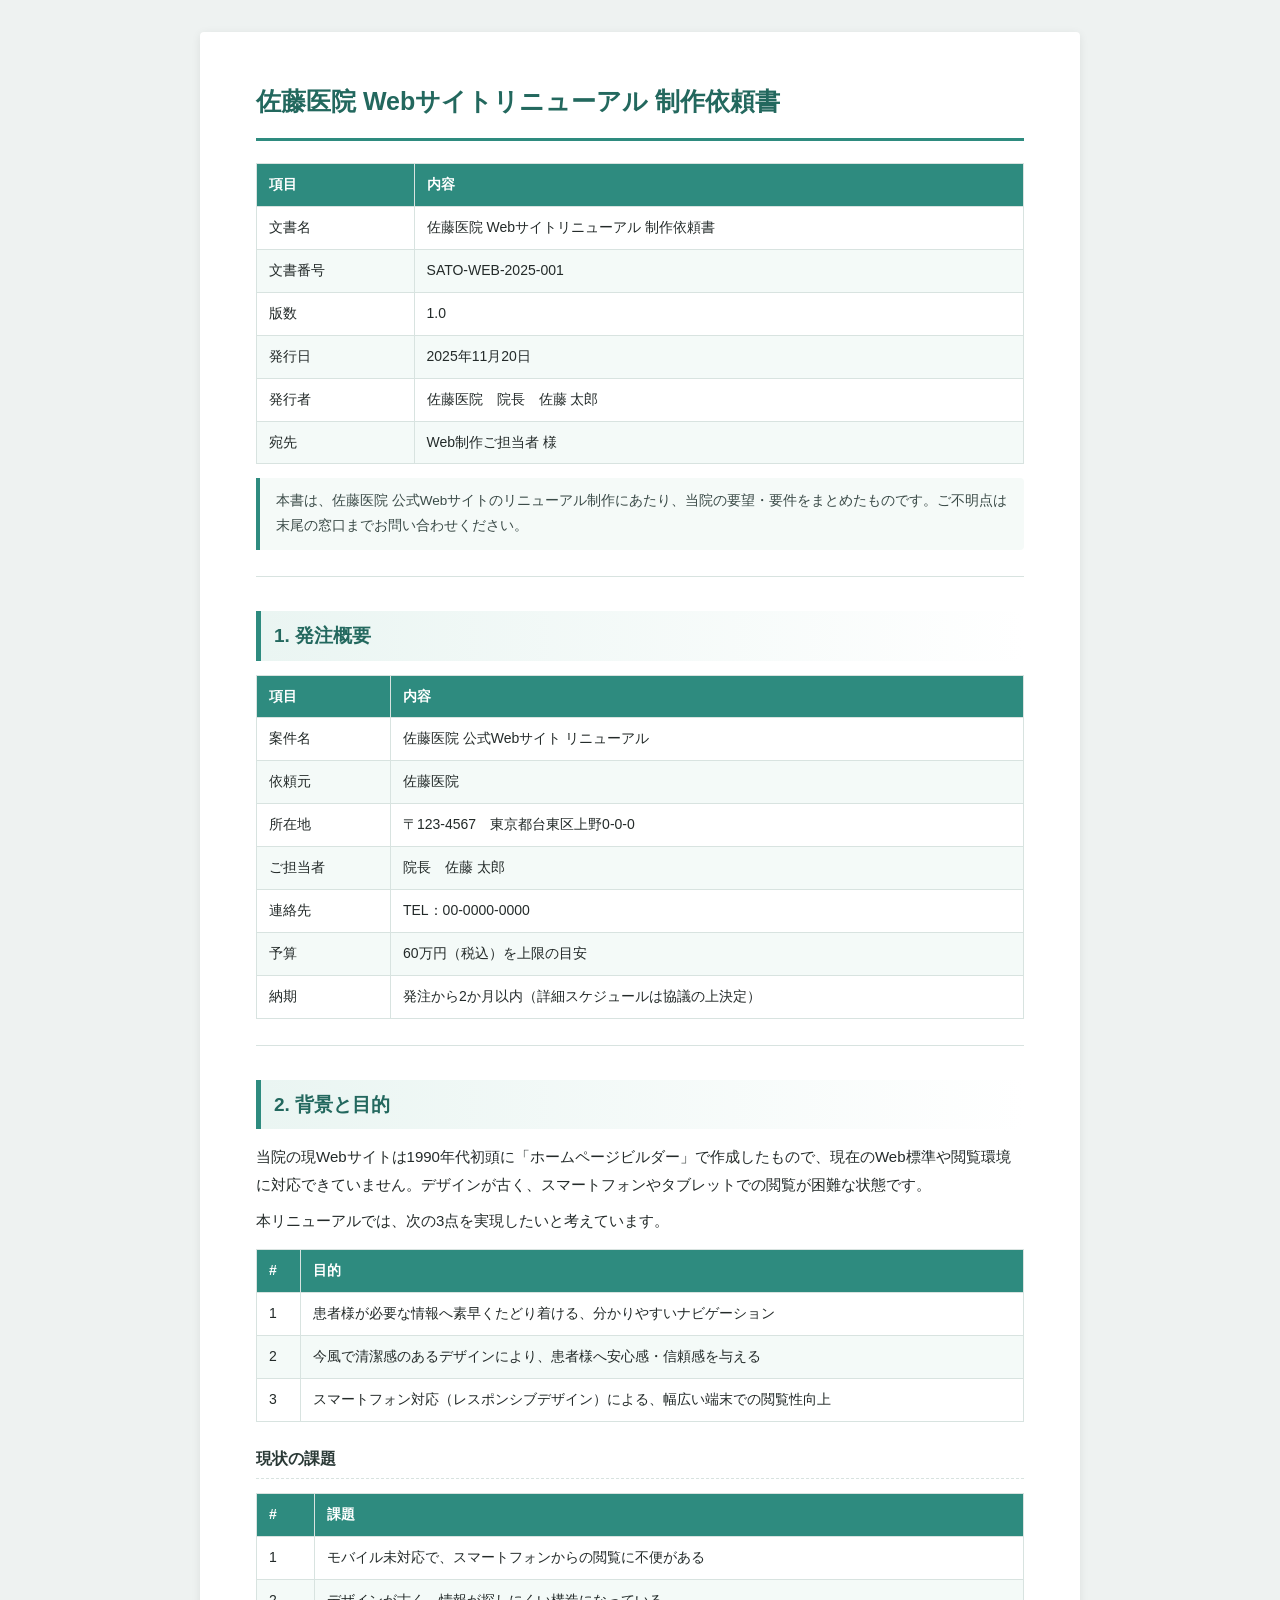
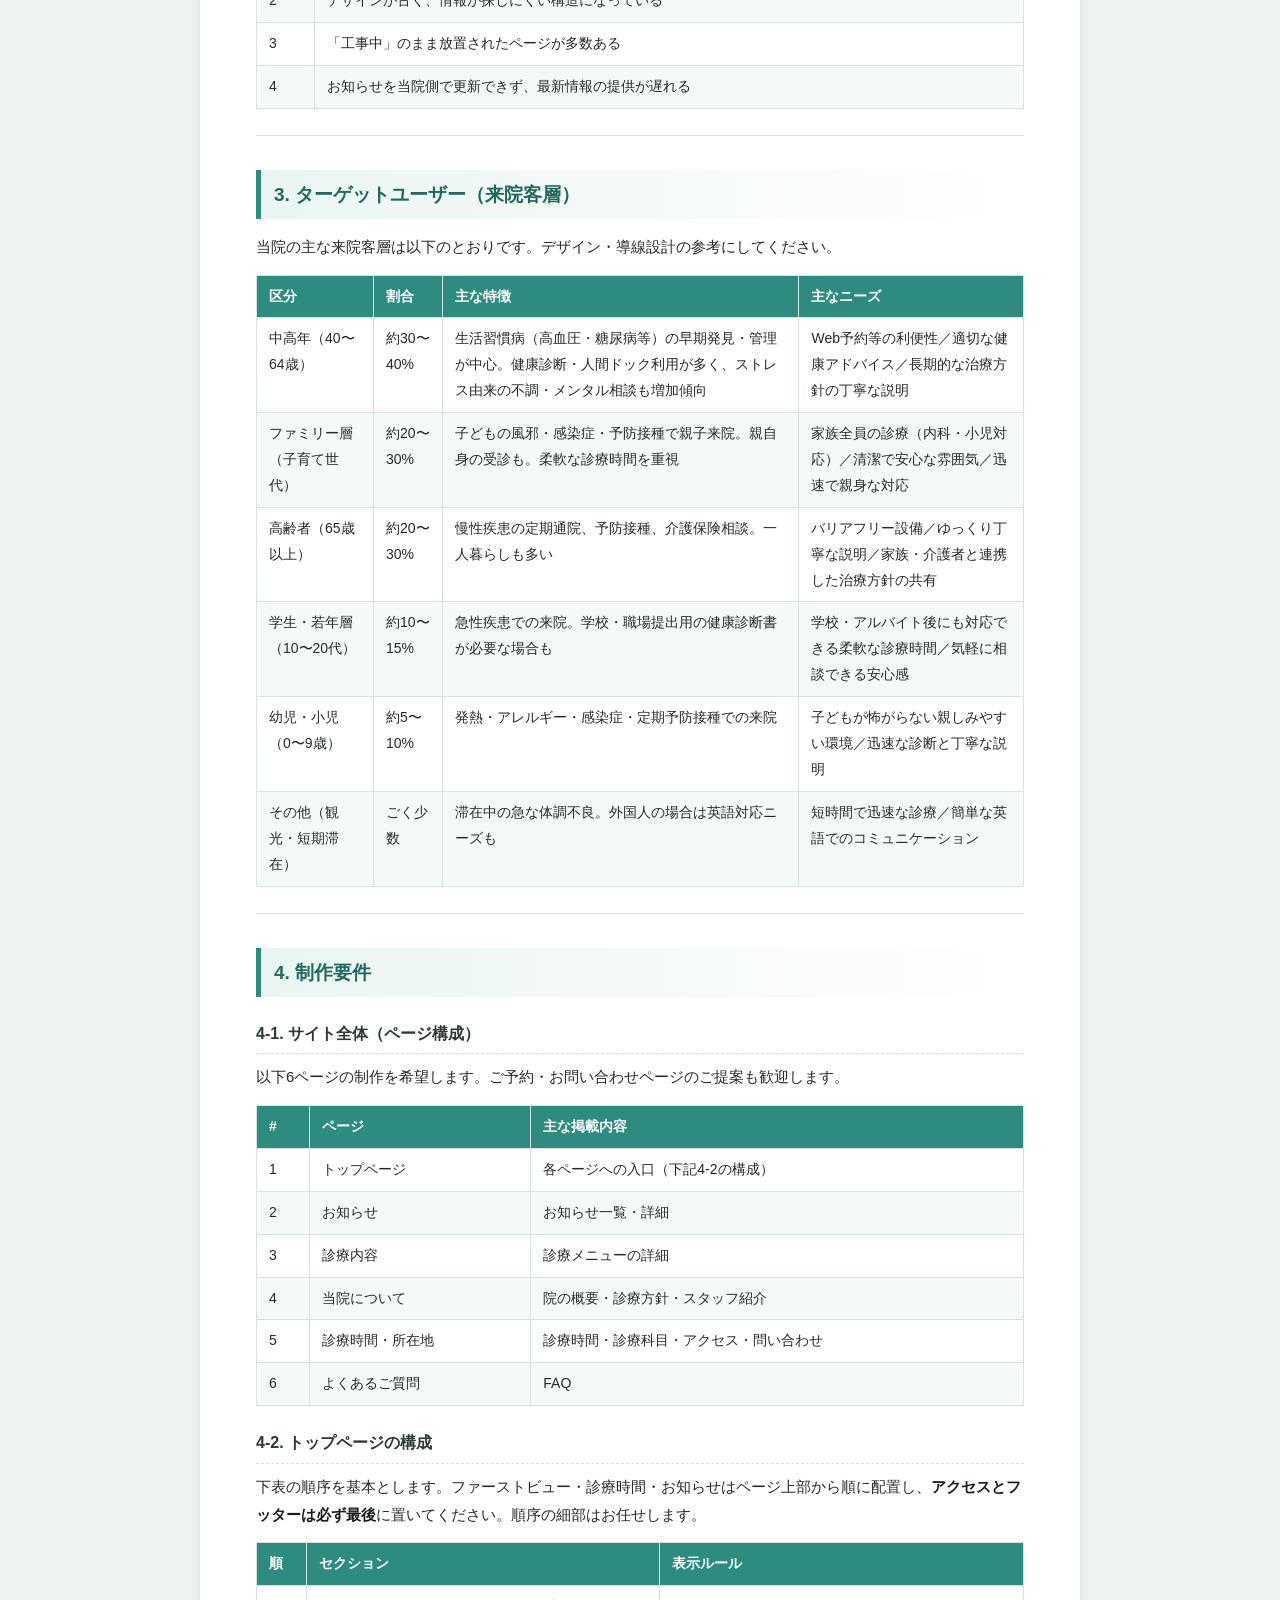
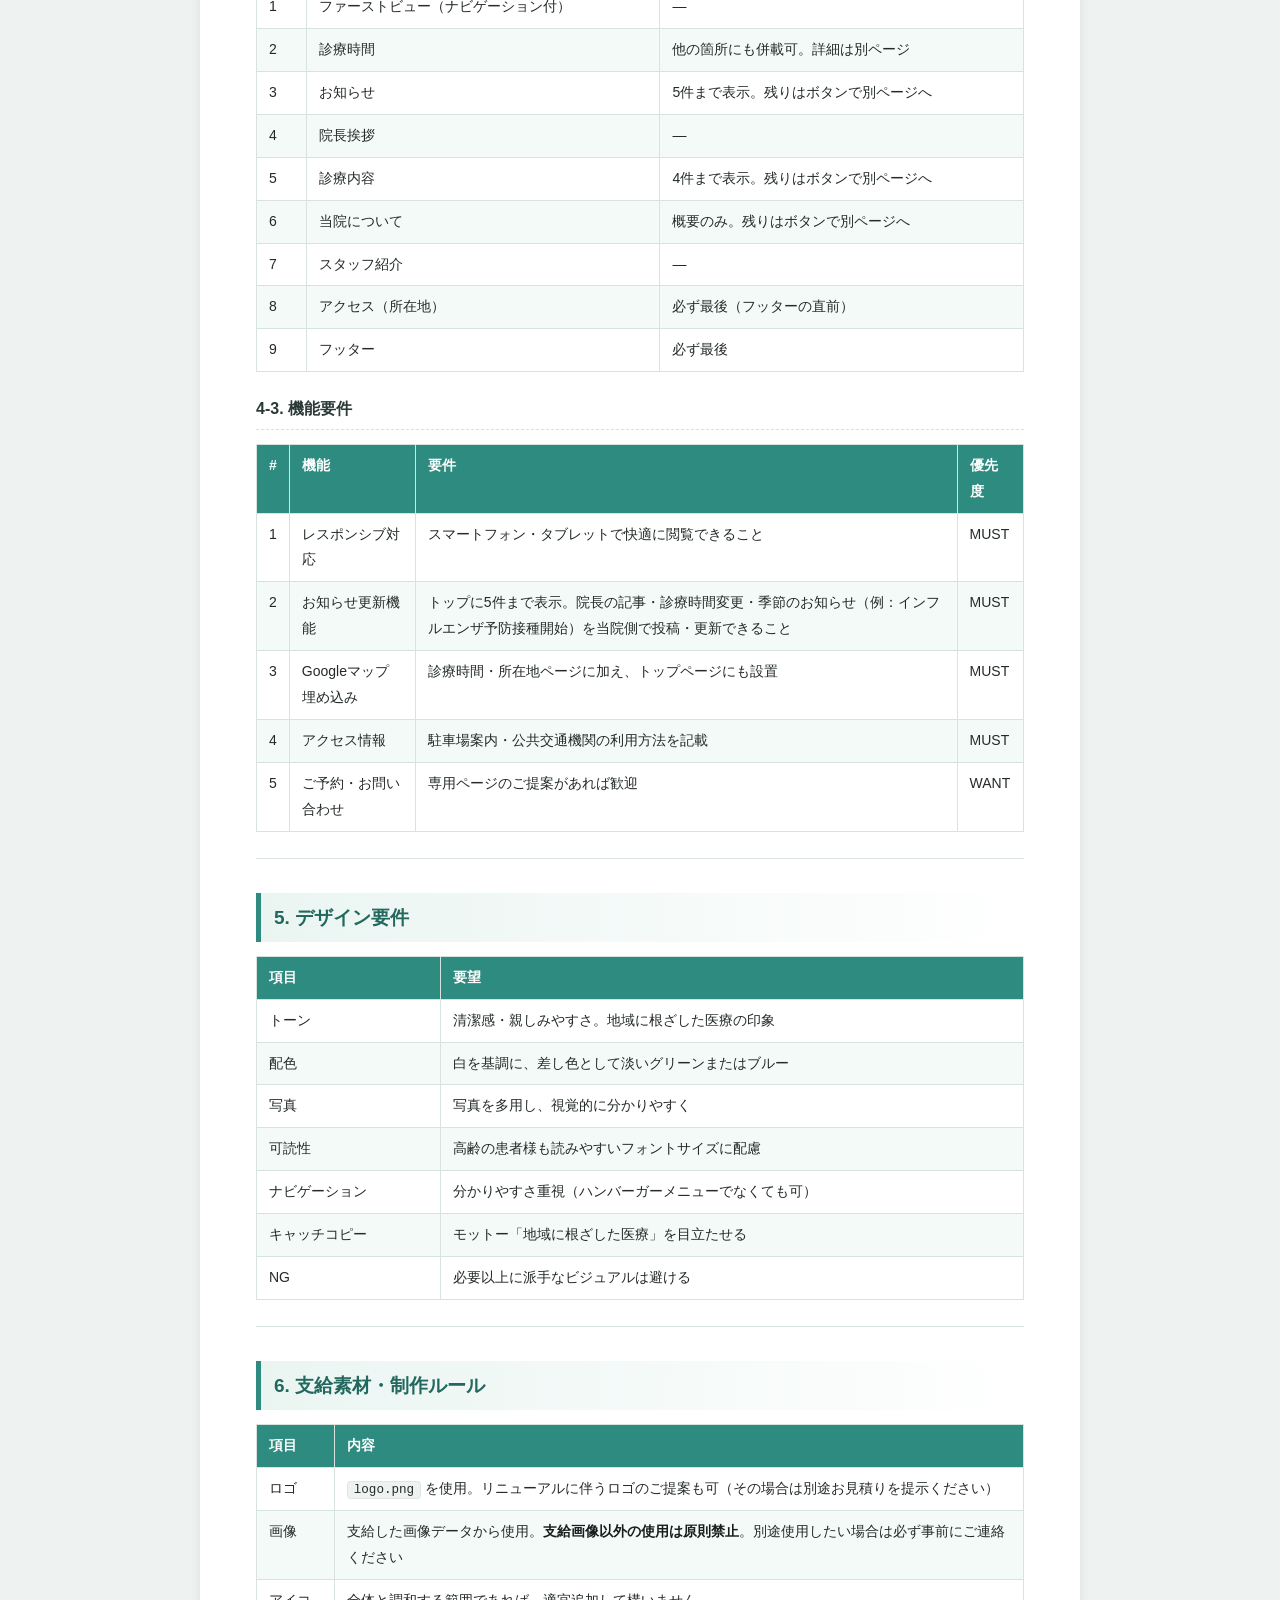
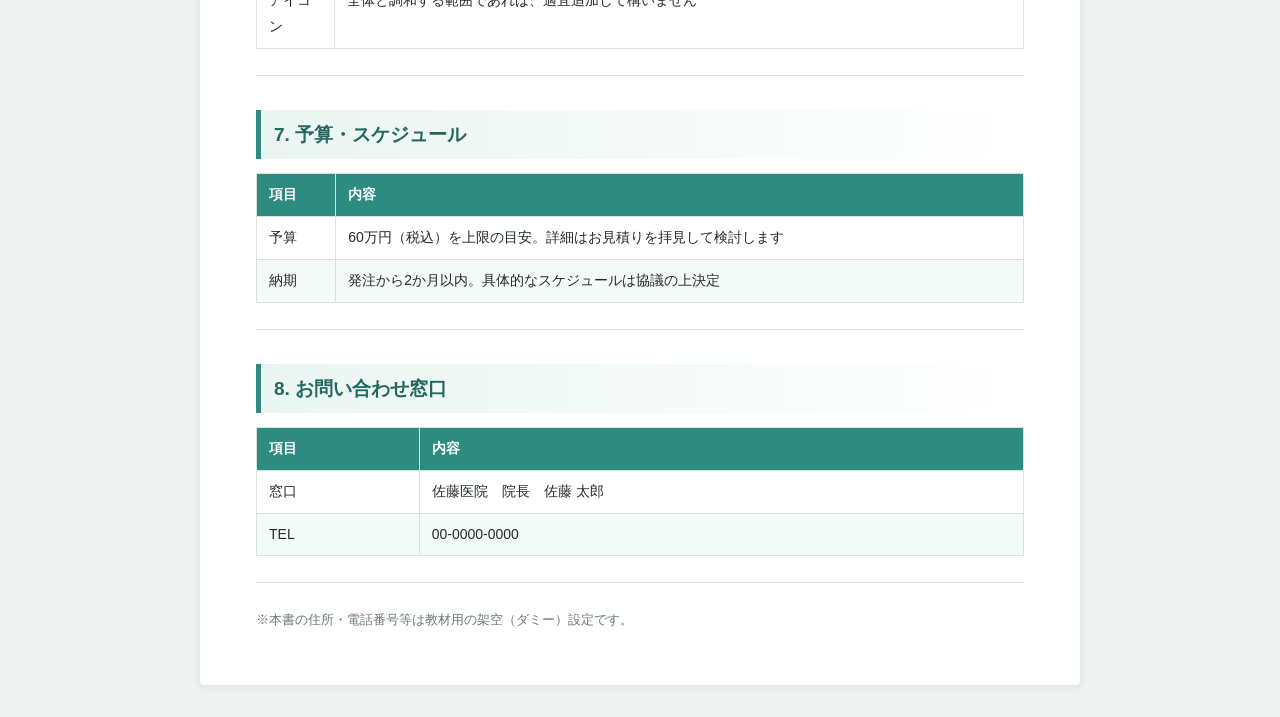
<file: docs/制作依頼書.html>
<!doctype html><html lang="ja"><head><meta charset="utf-8"><meta name="viewport" content="width=device-width, initial-scale=1"><title>佐藤医院 Webサイトリニューアル 制作依頼書</title><style>
:root{--accent:#2E8B7F;--accent-dark:#23685E;--line:#d8e3e0;--muted:#6B7B77;}
*{box-sizing:border-box;}
body{margin:0;background:#eef2f1;color:#232A29;line-height:1.85;font-size:15px;
 font-family:"Yu Gothic",YuGothic,"Hiragino Kaku Gothic ProN","Noto Sans JP","Meiryo",sans-serif;}
.page{max-width:880px;margin:32px auto;background:#fff;padding:46px 56px;
 box-shadow:0 2px 10px rgba(0,0,0,.08);border-radius:4px;}
h1{font-size:25px;color:var(--accent-dark);margin:0 0 22px;padding-bottom:14px;border-bottom:3px solid var(--accent);}
h2{font-size:19px;color:var(--accent-dark);margin:34px 0 14px;padding:7px 0 7px 13px;
 border-left:5px solid var(--accent);background:linear-gradient(90deg,#eaf5f2,rgba(255,255,255,0));}
h3{font-size:16px;color:#2b3a37;margin:22px 0 9px;padding-bottom:5px;border-bottom:1px dashed var(--line);}
p{margin:9px 0;}
strong{color:#161d1c;}
code{background:#eef3f2;border:1px solid #dde6e3;border-radius:4px;padding:1px 6px;
 font-family:Consolas,"Courier New",monospace;font-size:.9em;}
table{width:100%;border-collapse:collapse;margin:14px 0;font-size:14px;}
th,td{border:1px solid var(--line);padding:8px 12px;text-align:left;vertical-align:top;}
th{background:var(--accent);color:#fff;font-weight:600;}
tbody tr:nth-child(even){background:#f4faf8;}
ul{margin:9px 0;padding-left:1.4em;}
li{margin:4px 0;}
blockquote{margin:14px 0;padding:11px 16px;background:#f5faf8;border-left:4px solid var(--accent);
 color:#3a4a47;font-size:13.5px;border-radius:0 4px 4px 0;}
.small{color:var(--muted);font-size:12.5px;margin:6px 0;}
.right{text-align:right;}
hr{border:0;border-top:1px solid var(--line);margin:26px 0;}
@media print{body{background:#fff;}.page{box-shadow:none;margin:0;max-width:none;padding:0;border-radius:0;}}
@media (max-width:620px){.page{padding:24px 18px;}table{font-size:13px;}th,td{padding:6px 8px;}}
</style></head><body><main class="page"><h1>佐藤医院 Webサイトリニューアル 制作依頼書</h1>
<table><thead><tr><th>項目</th><th>内容</th></tr></thead><tbody><tr><td>文書名</td><td>佐藤医院 Webサイトリニューアル 制作依頼書</td></tr><tr><td>文書番号</td><td>SATO-WEB-2025-001</td></tr><tr><td>版数</td><td>1.0</td></tr><tr><td>発行日</td><td>2025年11月20日</td></tr><tr><td>発行者</td><td>佐藤医院　院長　佐藤 太郎</td></tr><tr><td>宛先</td><td>Web制作ご担当者 様</td></tr></tbody></table>
<blockquote>本書は、佐藤医院 公式Webサイトのリニューアル制作にあたり、当院の要望・要件をまとめたものです。ご不明点は末尾の窓口までお問い合わせください。</blockquote>
<hr>
<h2>1. 発注概要</h2>
<table><thead><tr><th>項目</th><th>内容</th></tr></thead><tbody><tr><td>案件名</td><td>佐藤医院 公式Webサイト リニューアル</td></tr><tr><td>依頼元</td><td>佐藤医院</td></tr><tr><td>所在地</td><td>〒123-4567　東京都台東区上野0-0-0</td></tr><tr><td>ご担当者</td><td>院長　佐藤 太郎</td></tr><tr><td>連絡先</td><td>TEL：00-0000-0000</td></tr><tr><td>予算</td><td>60万円（税込）を上限の目安</td></tr><tr><td>納期</td><td>発注から2か月以内（詳細スケジュールは協議の上決定）</td></tr></tbody></table>
<hr>
<h2>2. 背景と目的</h2>
<p>当院の現Webサイトは1990年代初頭に「ホームページビルダー」で作成したもので、現在のWeb標準や閲覧環境に対応できていません。デザインが古く、スマートフォンやタブレットでの閲覧が困難な状態です。</p>
<p>本リニューアルでは、次の3点を実現したいと考えています。</p>
<table><thead><tr><th>#</th><th>目的</th></tr></thead><tbody><tr><td>1</td><td>患者様が必要な情報へ素早くたどり着ける、分かりやすいナビゲーション</td></tr><tr><td>2</td><td>今風で清潔感のあるデザインにより、患者様へ安心感・信頼感を与える</td></tr><tr><td>3</td><td>スマートフォン対応（レスポンシブデザイン）による、幅広い端末での閲覧性向上</td></tr></tbody></table>
<h3>現状の課題</h3>
<table><thead><tr><th>#</th><th>課題</th></tr></thead><tbody><tr><td>1</td><td>モバイル未対応で、スマートフォンからの閲覧に不便がある</td></tr><tr><td>2</td><td>デザインが古く、情報が探しにくい構造になっている</td></tr><tr><td>3</td><td>「工事中」のまま放置されたページが多数ある</td></tr><tr><td>4</td><td>お知らせを当院側で更新できず、最新情報の提供が遅れる</td></tr></tbody></table>
<hr>
<h2>3. ターゲットユーザー（来院客層）</h2>
<p>当院の主な来院客層は以下のとおりです。デザイン・導線設計の参考にしてください。</p>
<table><thead><tr><th>区分</th><th>割合</th><th>主な特徴</th><th>主なニーズ</th></tr></thead><tbody><tr><td>中高年（40〜64歳）</td><td>約30〜40%</td><td>生活習慣病（高血圧・糖尿病等）の早期発見・管理が中心。健康診断・人間ドック利用が多く、ストレス由来の不調・メンタル相談も増加傾向</td><td>Web予約等の利便性／適切な健康アドバイス／長期的な治療方針の丁寧な説明</td></tr><tr><td>ファミリー層（子育て世代）</td><td>約20〜30%</td><td>子どもの風邪・感染症・予防接種で親子来院。親自身の受診も。柔軟な診療時間を重視</td><td>家族全員の診療（内科・小児対応）／清潔で安心な雰囲気／迅速で親身な対応</td></tr><tr><td>高齢者（65歳以上）</td><td>約20〜30%</td><td>慢性疾患の定期通院、予防接種、介護保険相談。一人暮らしも多い</td><td>バリアフリー設備／ゆっくり丁寧な説明／家族・介護者と連携した治療方針の共有</td></tr><tr><td>学生・若年層（10〜20代）</td><td>約10〜15%</td><td>急性疾患での来院。学校・職場提出用の健康診断書が必要な場合も</td><td>学校・アルバイト後にも対応できる柔軟な診療時間／気軽に相談できる安心感</td></tr><tr><td>幼児・小児（0〜9歳）</td><td>約5〜10%</td><td>発熱・アレルギー・感染症・定期予防接種での来院</td><td>子どもが怖がらない親しみやすい環境／迅速な診断と丁寧な説明</td></tr><tr><td>その他（観光・短期滞在）</td><td>ごく少数</td><td>滞在中の急な体調不良。外国人の場合は英語対応ニーズも</td><td>短時間で迅速な診療／簡単な英語でのコミュニケーション</td></tr></tbody></table>
<hr>
<h2>4. 制作要件</h2>
<h3>4-1. サイト全体（ページ構成）</h3>
<p>以下6ページの制作を希望します。ご予約・お問い合わせページのご提案も歓迎します。</p>
<table><thead><tr><th>#</th><th>ページ</th><th>主な掲載内容</th></tr></thead><tbody><tr><td>1</td><td>トップページ</td><td>各ページへの入口（下記4-2の構成）</td></tr><tr><td>2</td><td>お知らせ</td><td>お知らせ一覧・詳細</td></tr><tr><td>3</td><td>診療内容</td><td>診療メニューの詳細</td></tr><tr><td>4</td><td>当院について</td><td>院の概要・診療方針・スタッフ紹介</td></tr><tr><td>5</td><td>診療時間・所在地</td><td>診療時間・診療科目・アクセス・問い合わせ</td></tr><tr><td>6</td><td>よくあるご質問</td><td>FAQ</td></tr></tbody></table>
<h3>4-2. トップページの構成</h3>
<p>下表の順序を基本とします。ファーストビュー・診療時間・お知らせはページ上部から順に配置し、<strong>アクセスとフッターは必ず最後</strong>に置いてください。順序の細部はお任せします。</p>
<table><thead><tr><th>順</th><th>セクション</th><th>表示ルール</th></tr></thead><tbody><tr><td>1</td><td>ファーストビュー（ナビゲーション付）</td><td>—</td></tr><tr><td>2</td><td>診療時間</td><td>他の箇所にも併載可。詳細は別ページ</td></tr><tr><td>3</td><td>お知らせ</td><td>5件まで表示。残りはボタンで別ページへ</td></tr><tr><td>4</td><td>院長挨拶</td><td>—</td></tr><tr><td>5</td><td>診療内容</td><td>4件まで表示。残りはボタンで別ページへ</td></tr><tr><td>6</td><td>当院について</td><td>概要のみ。残りはボタンで別ページへ</td></tr><tr><td>7</td><td>スタッフ紹介</td><td>—</td></tr><tr><td>8</td><td>アクセス（所在地）</td><td>必ず最後（フッターの直前）</td></tr><tr><td>9</td><td>フッター</td><td>必ず最後</td></tr></tbody></table>
<h3>4-3. 機能要件</h3>
<table><thead><tr><th>#</th><th>機能</th><th>要件</th><th>優先度</th></tr></thead><tbody><tr><td>1</td><td>レスポンシブ対応</td><td>スマートフォン・タブレットで快適に閲覧できること</td><td>MUST</td></tr><tr><td>2</td><td>お知らせ更新機能</td><td>トップに5件まで表示。院長の記事・診療時間変更・季節のお知らせ（例：インフルエンザ予防接種開始）を当院側で投稿・更新できること</td><td>MUST</td></tr><tr><td>3</td><td>Googleマップ埋め込み</td><td>診療時間・所在地ページに加え、トップページにも設置</td><td>MUST</td></tr><tr><td>4</td><td>アクセス情報</td><td>駐車場案内・公共交通機関の利用方法を記載</td><td>MUST</td></tr><tr><td>5</td><td>ご予約・お問い合わせ</td><td>専用ページのご提案があれば歓迎</td><td>WANT</td></tr></tbody></table>
<hr>
<h2>5. デザイン要件</h2>
<table><thead><tr><th>項目</th><th>要望</th></tr></thead><tbody><tr><td>トーン</td><td>清潔感・親しみやすさ。地域に根ざした医療の印象</td></tr><tr><td>配色</td><td>白を基調に、差し色として淡いグリーンまたはブルー</td></tr><tr><td>写真</td><td>写真を多用し、視覚的に分かりやすく</td></tr><tr><td>可読性</td><td>高齢の患者様も読みやすいフォントサイズに配慮</td></tr><tr><td>ナビゲーション</td><td>分かりやすさ重視（ハンバーガーメニューでなくても可）</td></tr><tr><td>キャッチコピー</td><td>モットー「地域に根ざした医療」を目立たせる</td></tr><tr><td>NG</td><td>必要以上に派手なビジュアルは避ける</td></tr></tbody></table>
<hr>
<h2>6. 支給素材・制作ルール</h2>
<table><thead><tr><th>項目</th><th>内容</th></tr></thead><tbody><tr><td>ロゴ</td><td><code>logo.png</code> を使用。リニューアルに伴うロゴのご提案も可（その場合は別途お見積りを提示ください）</td></tr><tr><td>画像</td><td>支給した画像データから使用。<strong>支給画像以外の使用は原則禁止</strong>。別途使用したい場合は必ず事前にご連絡ください</td></tr><tr><td>アイコン</td><td>全体と調和する範囲であれば、適宜追加して構いません</td></tr></tbody></table>
<hr>
<h2>7. 予算・スケジュール</h2>
<table><thead><tr><th>項目</th><th>内容</th></tr></thead><tbody><tr><td>予算</td><td>60万円（税込）を上限の目安。詳細はお見積りを拝見して検討します</td></tr><tr><td>納期</td><td>発注から2か月以内。具体的なスケジュールは協議の上決定</td></tr></tbody></table>
<hr>
<h2>8. お問い合わせ窓口</h2>
<table><thead><tr><th>項目</th><th>内容</th></tr></thead><tbody><tr><td>窓口</td><td>佐藤医院　院長　佐藤 太郎</td></tr><tr><td>TEL</td><td>00-0000-0000</td></tr></tbody></table>
<hr>
<p class="small">※本書の住所・電話番号等は教材用の架空（ダミー）設定です。</p></main></body></html>
</file>
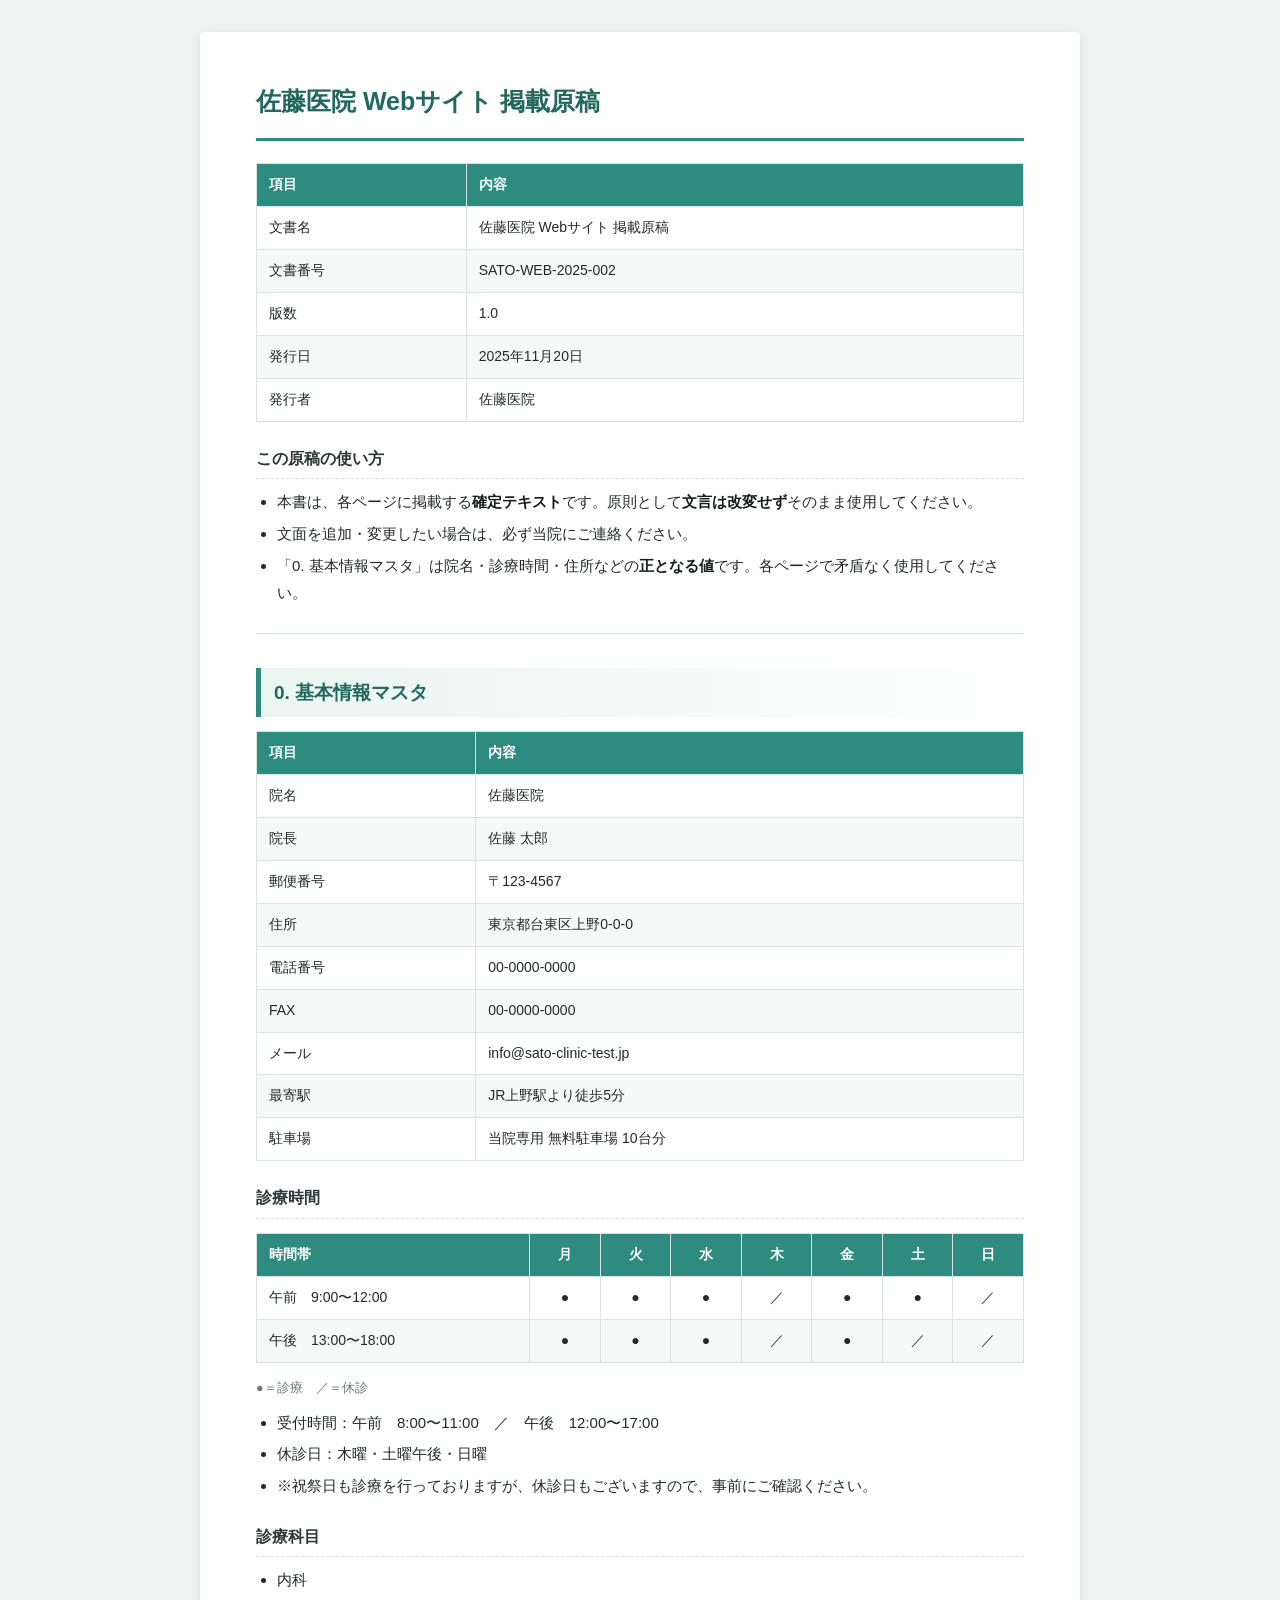
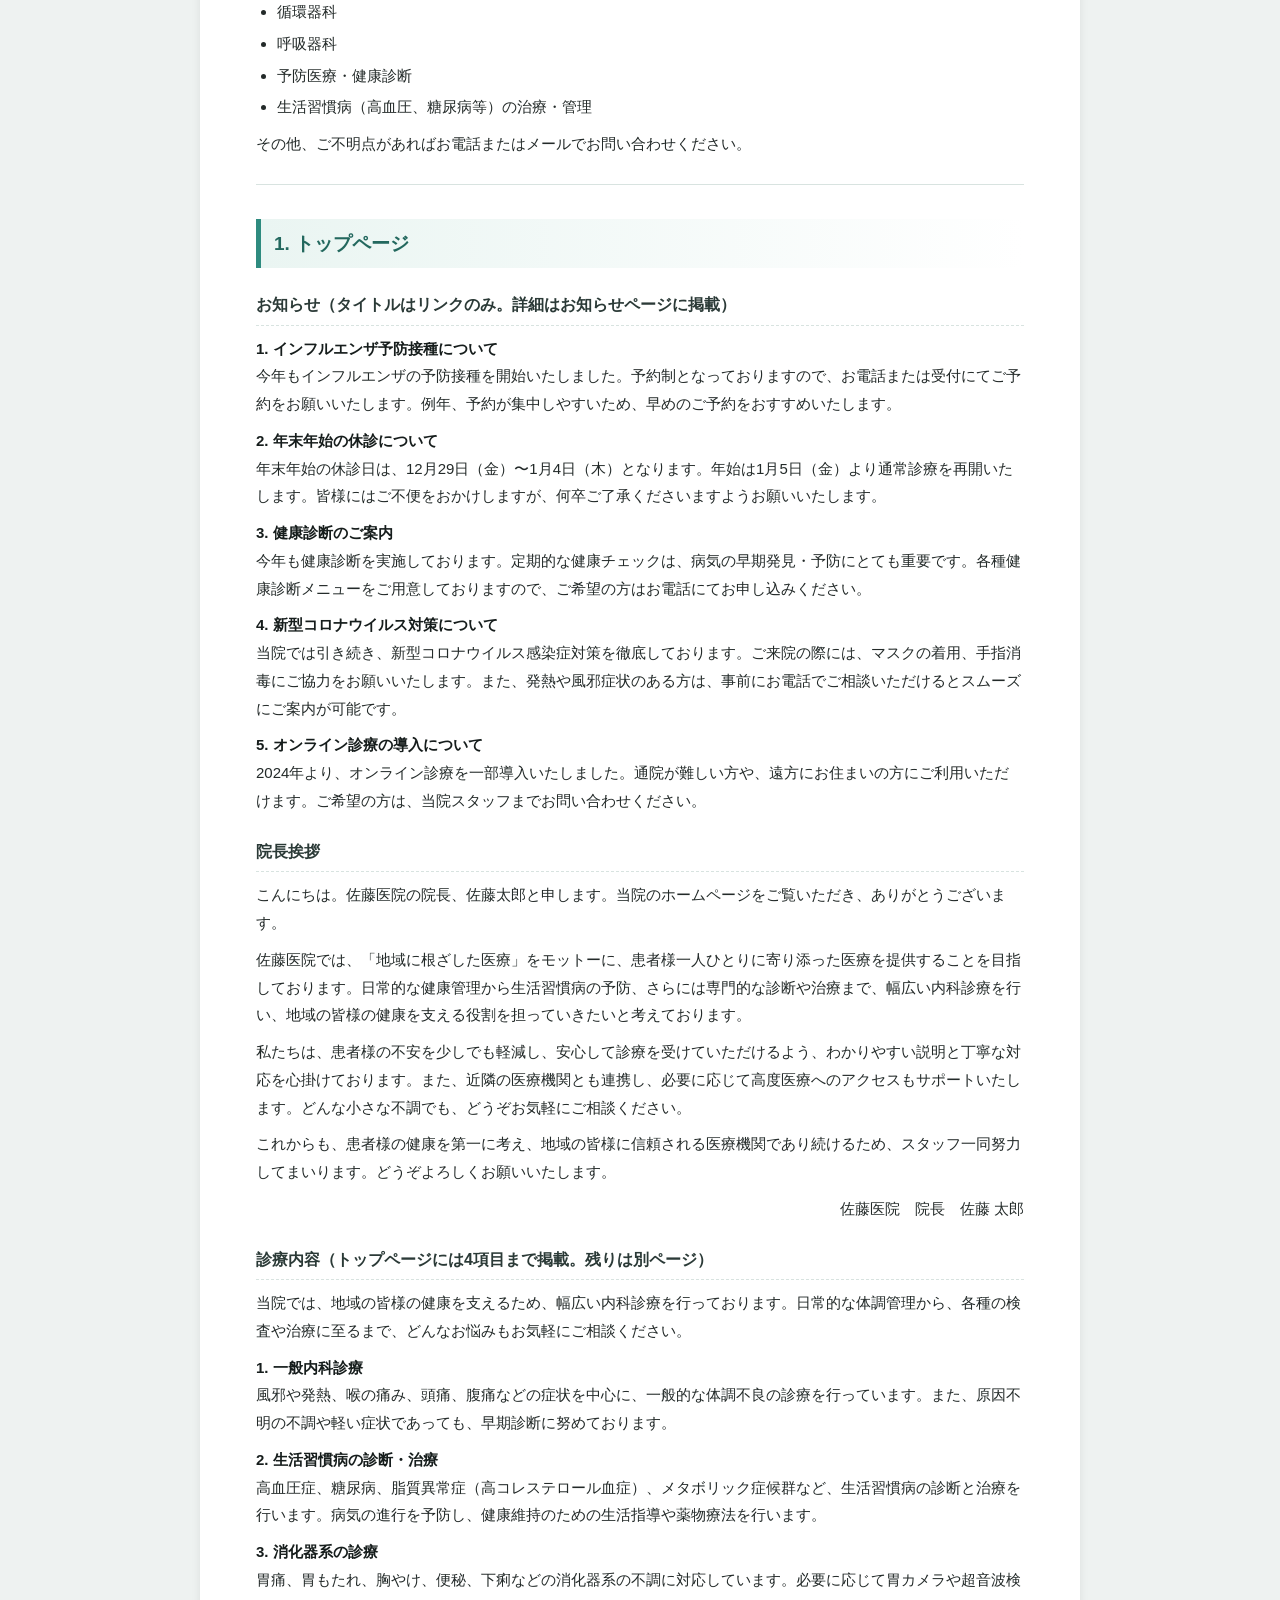
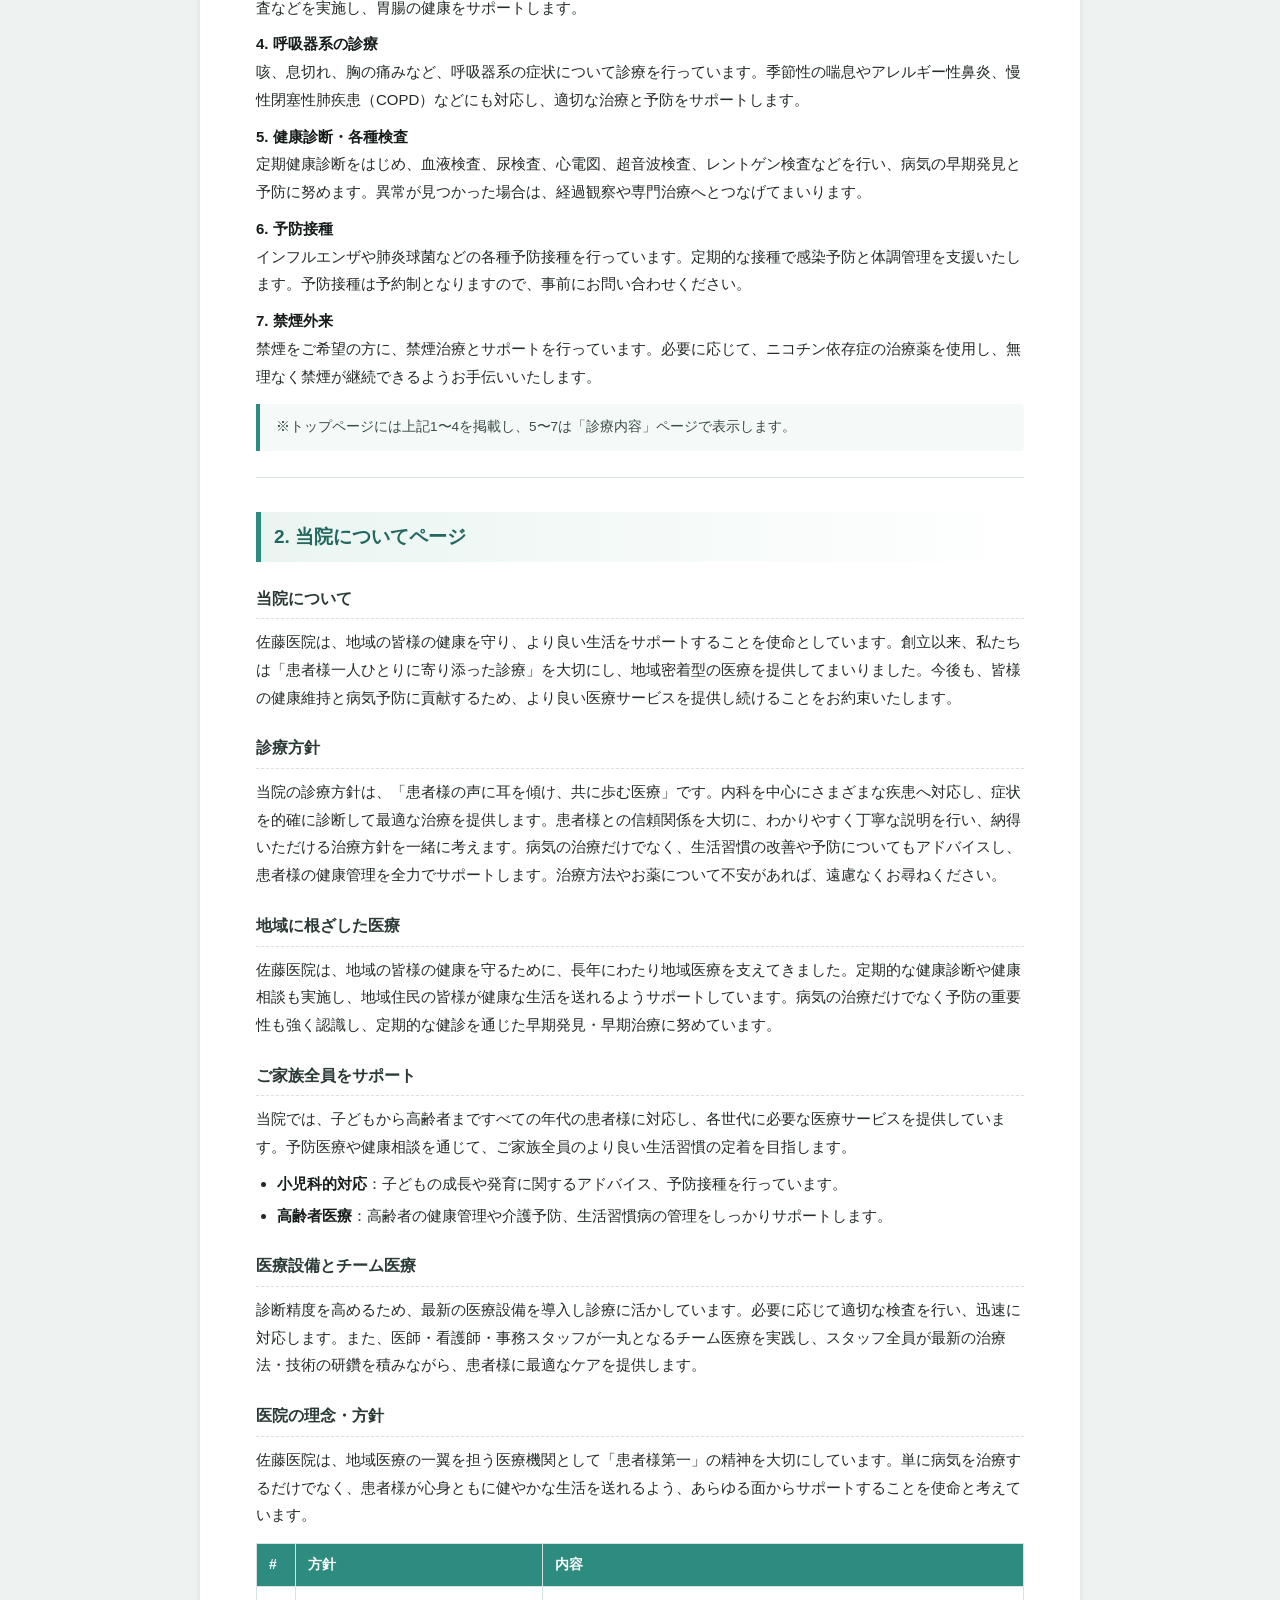
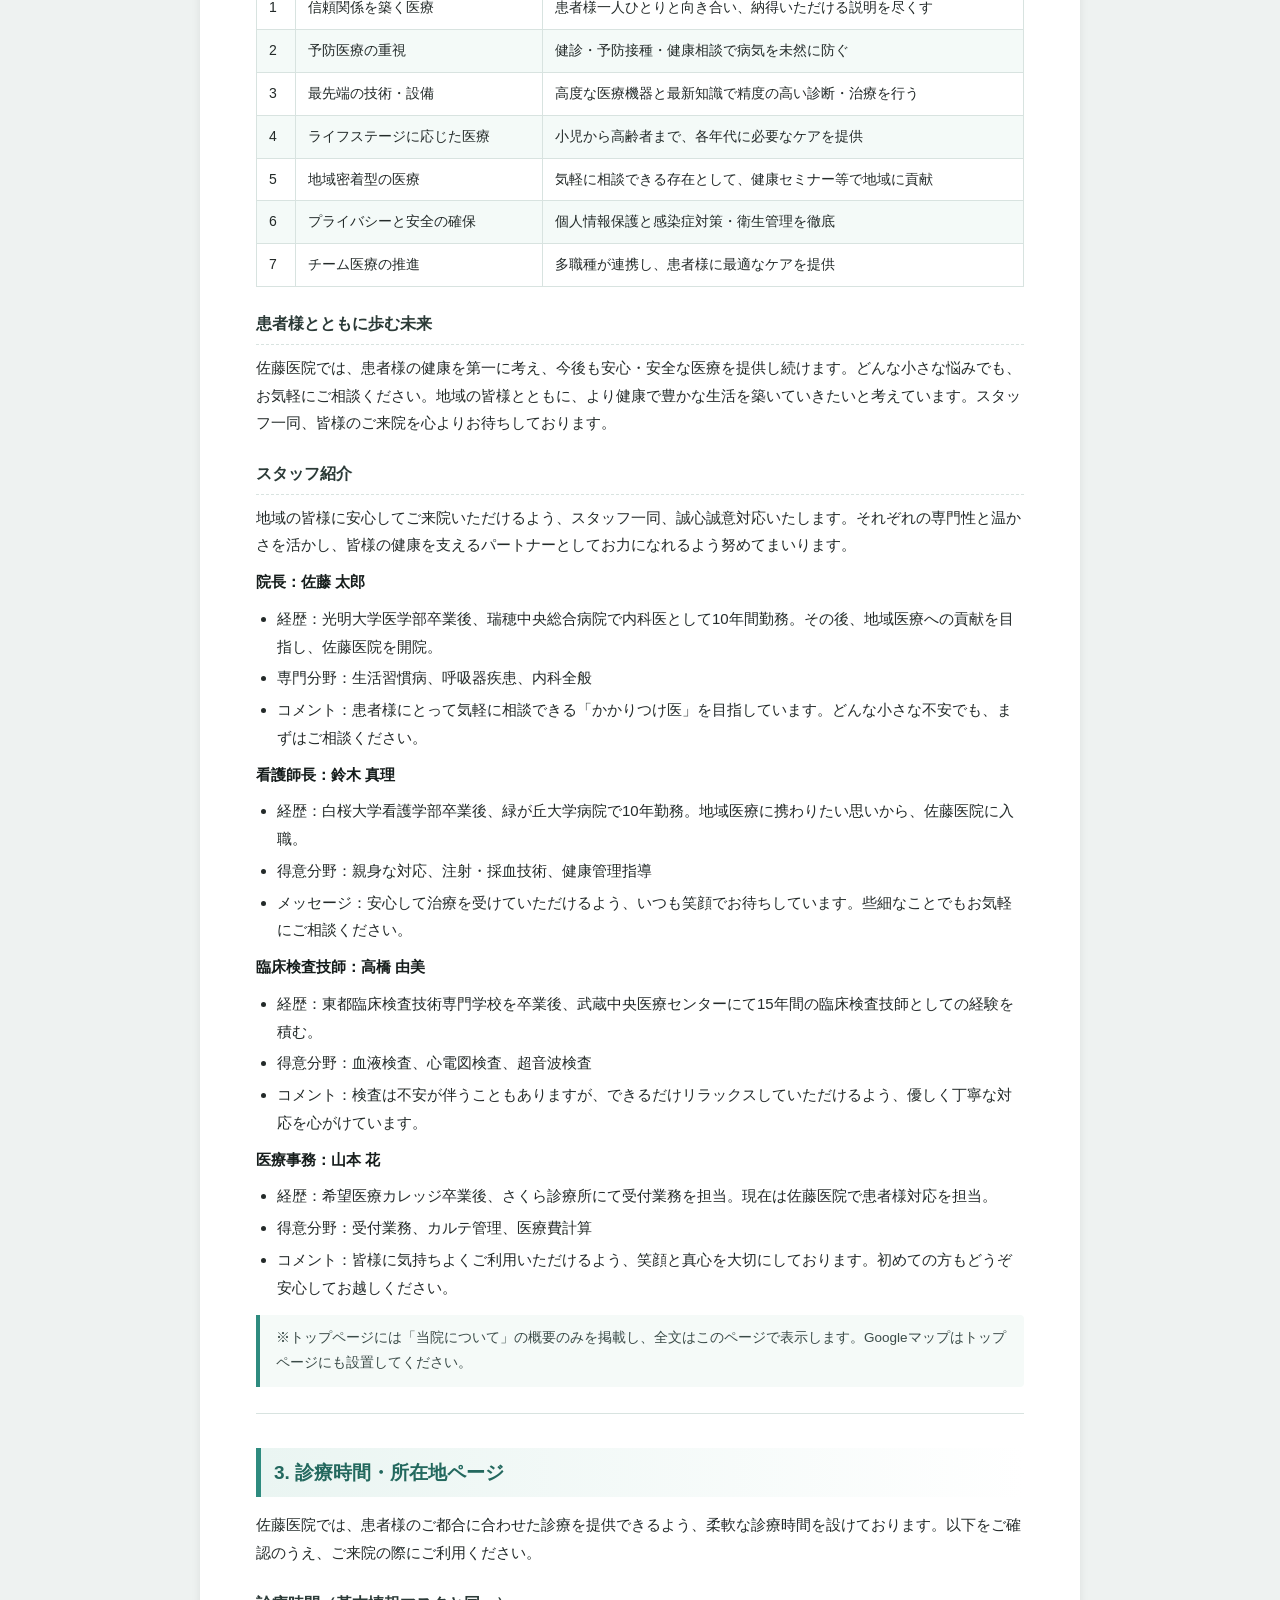
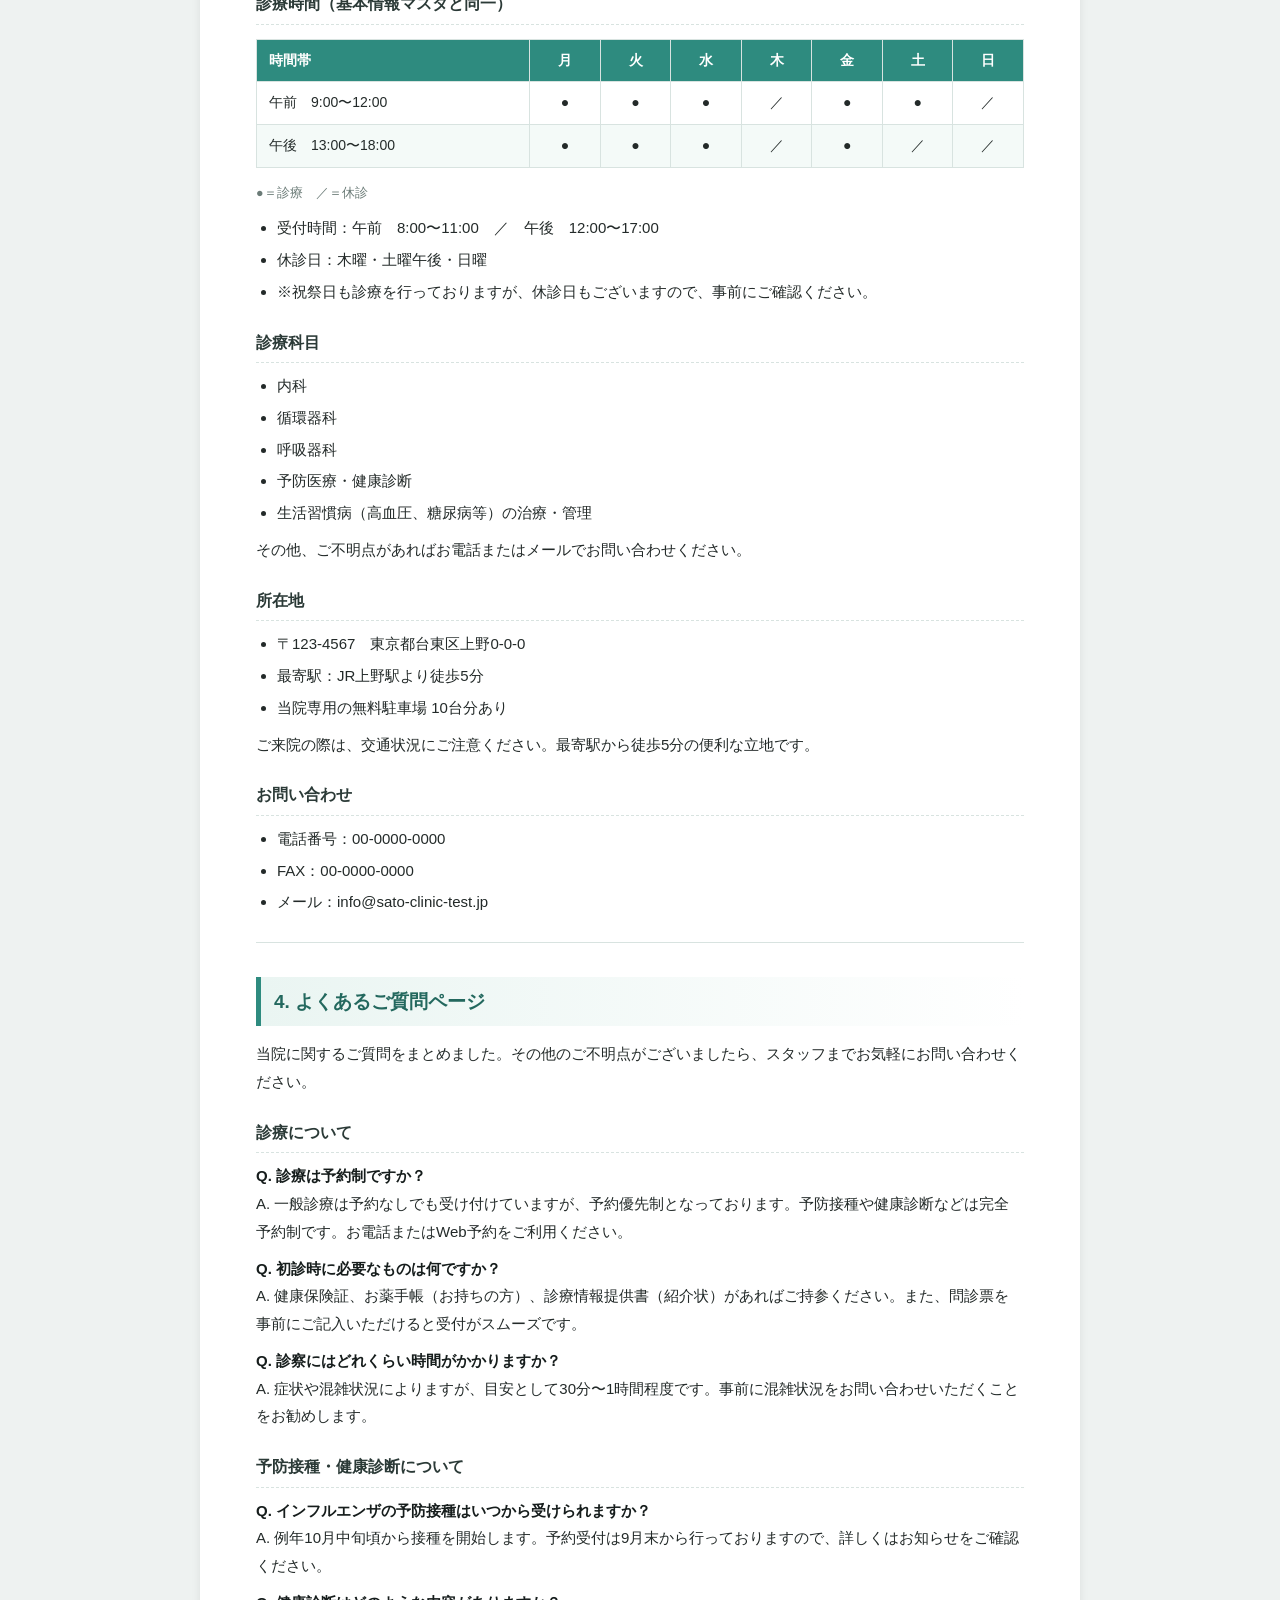
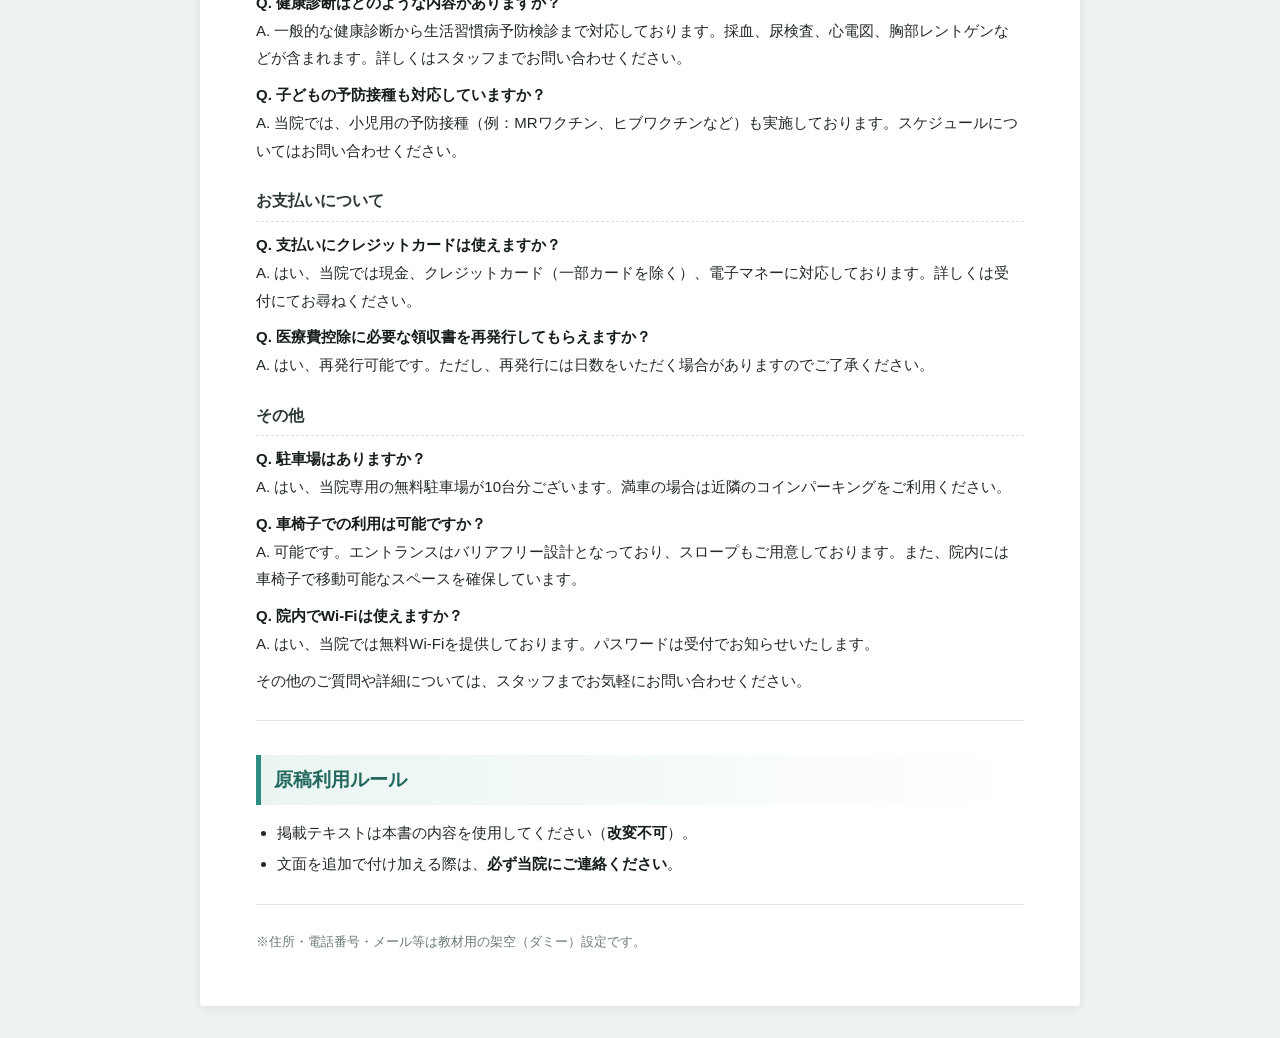
<file: docs/掲載原稿.html>
<!doctype html><html lang="ja"><head><meta charset="utf-8"><meta name="viewport" content="width=device-width, initial-scale=1"><title>佐藤医院 Webサイト 掲載原稿</title><style>
:root{--accent:#2E8B7F;--accent-dark:#23685E;--line:#d8e3e0;--muted:#6B7B77;}
*{box-sizing:border-box;}
body{margin:0;background:#eef2f1;color:#232A29;line-height:1.85;font-size:15px;
 font-family:"Yu Gothic",YuGothic,"Hiragino Kaku Gothic ProN","Noto Sans JP","Meiryo",sans-serif;}
.page{max-width:880px;margin:32px auto;background:#fff;padding:46px 56px;
 box-shadow:0 2px 10px rgba(0,0,0,.08);border-radius:4px;}
h1{font-size:25px;color:var(--accent-dark);margin:0 0 22px;padding-bottom:14px;border-bottom:3px solid var(--accent);}
h2{font-size:19px;color:var(--accent-dark);margin:34px 0 14px;padding:7px 0 7px 13px;
 border-left:5px solid var(--accent);background:linear-gradient(90deg,#eaf5f2,rgba(255,255,255,0));}
h3{font-size:16px;color:#2b3a37;margin:22px 0 9px;padding-bottom:5px;border-bottom:1px dashed var(--line);}
p{margin:9px 0;}
strong{color:#161d1c;}
code{background:#eef3f2;border:1px solid #dde6e3;border-radius:4px;padding:1px 6px;
 font-family:Consolas,"Courier New",monospace;font-size:.9em;}
table{width:100%;border-collapse:collapse;margin:14px 0;font-size:14px;}
th,td{border:1px solid var(--line);padding:8px 12px;text-align:left;vertical-align:top;}
th{background:var(--accent);color:#fff;font-weight:600;}
tbody tr:nth-child(even){background:#f4faf8;}
ul{margin:9px 0;padding-left:1.4em;}
li{margin:4px 0;}
blockquote{margin:14px 0;padding:11px 16px;background:#f5faf8;border-left:4px solid var(--accent);
 color:#3a4a47;font-size:13.5px;border-radius:0 4px 4px 0;}
.small{color:var(--muted);font-size:12.5px;margin:6px 0;}
.right{text-align:right;}
hr{border:0;border-top:1px solid var(--line);margin:26px 0;}
@media print{body{background:#fff;}.page{box-shadow:none;margin:0;max-width:none;padding:0;border-radius:0;}}
@media (max-width:620px){.page{padding:24px 18px;}table{font-size:13px;}th,td{padding:6px 8px;}}
</style></head><body><main class="page"><h1>佐藤医院 Webサイト 掲載原稿</h1>
<table><thead><tr><th>項目</th><th>内容</th></tr></thead><tbody><tr><td>文書名</td><td>佐藤医院 Webサイト 掲載原稿</td></tr><tr><td>文書番号</td><td>SATO-WEB-2025-002</td></tr><tr><td>版数</td><td>1.0</td></tr><tr><td>発行日</td><td>2025年11月20日</td></tr><tr><td>発行者</td><td>佐藤医院</td></tr></tbody></table>
<h3>この原稿の使い方</h3>
<ul><li>本書は、各ページに掲載する<strong>確定テキスト</strong>です。原則として<strong>文言は改変せず</strong>そのまま使用してください。</li><li>文面を追加・変更したい場合は、必ず当院にご連絡ください。</li><li>「0. 基本情報マスタ」は院名・診療時間・住所などの<strong>正となる値</strong>です。各ページで矛盾なく使用してください。</li></ul>
<hr>
<h2>0. 基本情報マスタ</h2>
<table><thead><tr><th>項目</th><th>内容</th></tr></thead><tbody><tr><td>院名</td><td>佐藤医院</td></tr><tr><td>院長</td><td>佐藤 太郎</td></tr><tr><td>郵便番号</td><td>〒123-4567</td></tr><tr><td>住所</td><td>東京都台東区上野0-0-0</td></tr><tr><td>電話番号</td><td>00-0000-0000</td></tr><tr><td>FAX</td><td>00-0000-0000</td></tr><tr><td>メール</td><td>info@sato-clinic-test.jp</td></tr><tr><td>最寄駅</td><td>JR上野駅より徒歩5分</td></tr><tr><td>駐車場</td><td>当院専用 無料駐車場 10台分</td></tr></tbody></table>
<h3>診療時間</h3>
<table><thead><tr><th>時間帯</th><th style="text-align:center">月</th><th style="text-align:center">火</th><th style="text-align:center">水</th><th style="text-align:center">木</th><th style="text-align:center">金</th><th style="text-align:center">土</th><th style="text-align:center">日</th></tr></thead><tbody><tr><td>午前　9:00〜12:00</td><td style="text-align:center">●</td><td style="text-align:center">●</td><td style="text-align:center">●</td><td style="text-align:center">／</td><td style="text-align:center">●</td><td style="text-align:center">●</td><td style="text-align:center">／</td></tr><tr><td>午後　13:00〜18:00</td><td style="text-align:center">●</td><td style="text-align:center">●</td><td style="text-align:center">●</td><td style="text-align:center">／</td><td style="text-align:center">●</td><td style="text-align:center">／</td><td style="text-align:center">／</td></tr></tbody></table>
<p class="small">●＝診療　／＝休診</p>
<ul><li>受付時間：午前　8:00〜11:00　／　午後　12:00〜17:00</li><li>休診日：木曜・土曜午後・日曜</li><li>※祝祭日も診療を行っておりますが、休診日もございますので、事前にご確認ください。</li></ul>
<h3>診療科目</h3>
<ul><li>内科</li><li>循環器科</li><li>呼吸器科</li><li>予防医療・健康診断</li><li>生活習慣病（高血圧、糖尿病等）の治療・管理</li></ul>
<p>その他、ご不明点があればお電話またはメールでお問い合わせください。</p>
<hr>
<h2>1. トップページ</h2>
<h3>お知らせ（タイトルはリンクのみ。詳細はお知らせページに掲載）</h3>
<p><strong>1. インフルエンザ予防接種について</strong><br>今年もインフルエンザの予防接種を開始いたしました。予約制となっておりますので、お電話または受付にてご予約をお願いいたします。例年、予約が集中しやすいため、早めのご予約をおすすめいたします。</p>
<p><strong>2. 年末年始の休診について</strong><br>年末年始の休診日は、12月29日（金）〜1月4日（木）となります。年始は1月5日（金）より通常診療を再開いたします。皆様にはご不便をおかけしますが、何卒ご了承くださいますようお願いいたします。</p>
<p><strong>3. 健康診断のご案内</strong><br>今年も健康診断を実施しております。定期的な健康チェックは、病気の早期発見・予防にとても重要です。各種健康診断メニューをご用意しておりますので、ご希望の方はお電話にてお申し込みください。</p>
<p><strong>4. 新型コロナウイルス対策について</strong><br>当院では引き続き、新型コロナウイルス感染症対策を徹底しております。ご来院の際には、マスクの着用、手指消毒にご協力をお願いいたします。また、発熱や風邪症状のある方は、事前にお電話でご相談いただけるとスムーズにご案内が可能です。</p>
<p><strong>5. オンライン診療の導入について</strong><br>2024年より、オンライン診療を一部導入いたしました。通院が難しい方や、遠方にお住まいの方にご利用いただけます。ご希望の方は、当院スタッフまでお問い合わせください。</p>
<h3>院長挨拶</h3>
<p>こんにちは。佐藤医院の院長、佐藤太郎と申します。当院のホームページをご覧いただき、ありがとうございます。</p>
<p>佐藤医院では、「地域に根ざした医療」をモットーに、患者様一人ひとりに寄り添った医療を提供することを目指しております。日常的な健康管理から生活習慣病の予防、さらには専門的な診断や治療まで、幅広い内科診療を行い、地域の皆様の健康を支える役割を担っていきたいと考えております。</p>
<p>私たちは、患者様の不安を少しでも軽減し、安心して診療を受けていただけるよう、わかりやすい説明と丁寧な対応を心掛けております。また、近隣の医療機関とも連携し、必要に応じて高度医療へのアクセスもサポートいたします。どんな小さな不調でも、どうぞお気軽にご相談ください。</p>
<p>これからも、患者様の健康を第一に考え、地域の皆様に信頼される医療機関であり続けるため、スタッフ一同努力してまいります。どうぞよろしくお願いいたします。</p>
<p class="right">佐藤医院　院長　佐藤 太郎</p>
<h3>診療内容（トップページには4項目まで掲載。残りは別ページ）</h3>
<p>当院では、地域の皆様の健康を支えるため、幅広い内科診療を行っております。日常的な体調管理から、各種の検査や治療に至るまで、どんなお悩みもお気軽にご相談ください。</p>
<p><strong>1. 一般内科診療</strong><br>風邪や発熱、喉の痛み、頭痛、腹痛などの症状を中心に、一般的な体調不良の診療を行っています。また、原因不明の不調や軽い症状であっても、早期診断に努めております。</p>
<p><strong>2. 生活習慣病の診断・治療</strong><br>高血圧症、糖尿病、脂質異常症（高コレステロール血症）、メタボリック症候群など、生活習慣病の診断と治療を行います。病気の進行を予防し、健康維持のための生活指導や薬物療法を行います。</p>
<p><strong>3. 消化器系の診療</strong><br>胃痛、胃もたれ、胸やけ、便秘、下痢などの消化器系の不調に対応しています。必要に応じて胃カメラや超音波検査などを実施し、胃腸の健康をサポートします。</p>
<p><strong>4. 呼吸器系の診療</strong><br>咳、息切れ、胸の痛みなど、呼吸器系の症状について診療を行っています。季節性の喘息やアレルギー性鼻炎、慢性閉塞性肺疾患（COPD）などにも対応し、適切な治療と予防をサポートします。</p>
<p><strong>5. 健康診断・各種検査</strong><br>定期健康診断をはじめ、血液検査、尿検査、心電図、超音波検査、レントゲン検査などを行い、病気の早期発見と予防に努めます。異常が見つかった場合は、経過観察や専門治療へとつなげてまいります。</p>
<p><strong>6. 予防接種</strong><br>インフルエンザや肺炎球菌などの各種予防接種を行っています。定期的な接種で感染予防と体調管理を支援いたします。予防接種は予約制となりますので、事前にお問い合わせください。</p>
<p><strong>7. 禁煙外来</strong><br>禁煙をご希望の方に、禁煙治療とサポートを行っています。必要に応じて、ニコチン依存症の治療薬を使用し、無理なく禁煙が継続できるようお手伝いいたします。</p>
<blockquote>※トップページには上記1〜4を掲載し、5〜7は「診療内容」ページで表示します。</blockquote>
<hr>
<h2>2. 当院についてページ</h2>
<h3>当院について</h3>
<p>佐藤医院は、地域の皆様の健康を守り、より良い生活をサポートすることを使命としています。創立以来、私たちは「患者様一人ひとりに寄り添った診療」を大切にし、地域密着型の医療を提供してまいりました。今後も、皆様の健康維持と病気予防に貢献するため、より良い医療サービスを提供し続けることをお約束いたします。</p>
<h3>診療方針</h3>
<p>当院の診療方針は、「患者様の声に耳を傾け、共に歩む医療」です。内科を中心にさまざまな疾患へ対応し、症状を的確に診断して最適な治療を提供します。患者様との信頼関係を大切に、わかりやすく丁寧な説明を行い、納得いただける治療方針を一緒に考えます。病気の治療だけでなく、生活習慣の改善や予防についてもアドバイスし、患者様の健康管理を全力でサポートします。治療方法やお薬について不安があれば、遠慮なくお尋ねください。</p>
<h3>地域に根ざした医療</h3>
<p>佐藤医院は、地域の皆様の健康を守るために、長年にわたり地域医療を支えてきました。定期的な健康診断や健康相談も実施し、地域住民の皆様が健康な生活を送れるようサポートしています。病気の治療だけでなく予防の重要性も強く認識し、定期的な健診を通じた早期発見・早期治療に努めています。</p>
<h3>ご家族全員をサポート</h3>
<p>当院では、子どもから高齢者まですべての年代の患者様に対応し、各世代に必要な医療サービスを提供しています。予防医療や健康相談を通じて、ご家族全員のより良い生活習慣の定着を目指します。</p>
<ul><li><strong>小児科的対応</strong>：子どもの成長や発育に関するアドバイス、予防接種を行っています。</li><li><strong>高齢者医療</strong>：高齢者の健康管理や介護予防、生活習慣病の管理をしっかりサポートします。</li></ul>
<h3>医療設備とチーム医療</h3>
<p>診断精度を高めるため、最新の医療設備を導入し診療に活かしています。必要に応じて適切な検査を行い、迅速に対応します。また、医師・看護師・事務スタッフが一丸となるチーム医療を実践し、スタッフ全員が最新の治療法・技術の研鑽を積みながら、患者様に最適なケアを提供します。</p>
<h3>医院の理念・方針</h3>
<p>佐藤医院は、地域医療の一翼を担う医療機関として「患者様第一」の精神を大切にしています。単に病気を治療するだけでなく、患者様が心身ともに健やかな生活を送れるよう、あらゆる面からサポートすることを使命と考えています。</p>
<table><thead><tr><th>#</th><th>方針</th><th>内容</th></tr></thead><tbody><tr><td>1</td><td>信頼関係を築く医療</td><td>患者様一人ひとりと向き合い、納得いただける説明を尽くす</td></tr><tr><td>2</td><td>予防医療の重視</td><td>健診・予防接種・健康相談で病気を未然に防ぐ</td></tr><tr><td>3</td><td>最先端の技術・設備</td><td>高度な医療機器と最新知識で精度の高い診断・治療を行う</td></tr><tr><td>4</td><td>ライフステージに応じた医療</td><td>小児から高齢者まで、各年代に必要なケアを提供</td></tr><tr><td>5</td><td>地域密着型の医療</td><td>気軽に相談できる存在として、健康セミナー等で地域に貢献</td></tr><tr><td>6</td><td>プライバシーと安全の確保</td><td>個人情報保護と感染症対策・衛生管理を徹底</td></tr><tr><td>7</td><td>チーム医療の推進</td><td>多職種が連携し、患者様に最適なケアを提供</td></tr></tbody></table>
<h3>患者様とともに歩む未来</h3>
<p>佐藤医院では、患者様の健康を第一に考え、今後も安心・安全な医療を提供し続けます。どんな小さな悩みでも、お気軽にご相談ください。地域の皆様とともに、より健康で豊かな生活を築いていきたいと考えています。スタッフ一同、皆様のご来院を心よりお待ちしております。</p>
<h3>スタッフ紹介</h3>
<p>地域の皆様に安心してご来院いただけるよう、スタッフ一同、誠心誠意対応いたします。それぞれの専門性と温かさを活かし、皆様の健康を支えるパートナーとしてお力になれるよう努めてまいります。</p>
<p><strong>院長：佐藤 太郎</strong></p>
<ul><li>経歴：光明大学医学部卒業後、瑞穂中央総合病院で内科医として10年間勤務。その後、地域医療への貢献を目指し、佐藤医院を開院。</li><li>専門分野：生活習慣病、呼吸器疾患、内科全般</li><li>コメント：患者様にとって気軽に相談できる「かかりつけ医」を目指しています。どんな小さな不安でも、まずはご相談ください。</li></ul>
<p><strong>看護師長：鈴木 真理</strong></p>
<ul><li>経歴：白桜大学看護学部卒業後、緑が丘大学病院で10年勤務。地域医療に携わりたい思いから、佐藤医院に入職。</li><li>得意分野：親身な対応、注射・採血技術、健康管理指導</li><li>メッセージ：安心して治療を受けていただけるよう、いつも笑顔でお待ちしています。些細なことでもお気軽にご相談ください。</li></ul>
<p><strong>臨床検査技師：高橋 由美</strong></p>
<ul><li>経歴：東都臨床検査技術専門学校を卒業後、武蔵中央医療センターにて15年間の臨床検査技師としての経験を積む。</li><li>得意分野：血液検査、心電図検査、超音波検査</li><li>コメント：検査は不安が伴うこともありますが、できるだけリラックスしていただけるよう、優しく丁寧な対応を心がけています。</li></ul>
<p><strong>医療事務：山本 花</strong></p>
<ul><li>経歴：希望医療カレッジ卒業後、さくら診療所にて受付業務を担当。現在は佐藤医院で患者様対応を担当。</li><li>得意分野：受付業務、カルテ管理、医療費計算</li><li>コメント：皆様に気持ちよくご利用いただけるよう、笑顔と真心を大切にしております。初めての方もどうぞ安心してお越しください。</li></ul>
<blockquote>※トップページには「当院について」の概要のみを掲載し、全文はこのページで表示します。Googleマップはトップページにも設置してください。</blockquote>
<hr>
<h2>3. 診療時間・所在地ページ</h2>
<p>佐藤医院では、患者様のご都合に合わせた診療を提供できるよう、柔軟な診療時間を設けております。以下をご確認のうえ、ご来院の際にご利用ください。</p>
<h3>診療時間（基本情報マスタと同一）</h3>
<table><thead><tr><th>時間帯</th><th style="text-align:center">月</th><th style="text-align:center">火</th><th style="text-align:center">水</th><th style="text-align:center">木</th><th style="text-align:center">金</th><th style="text-align:center">土</th><th style="text-align:center">日</th></tr></thead><tbody><tr><td>午前　9:00〜12:00</td><td style="text-align:center">●</td><td style="text-align:center">●</td><td style="text-align:center">●</td><td style="text-align:center">／</td><td style="text-align:center">●</td><td style="text-align:center">●</td><td style="text-align:center">／</td></tr><tr><td>午後　13:00〜18:00</td><td style="text-align:center">●</td><td style="text-align:center">●</td><td style="text-align:center">●</td><td style="text-align:center">／</td><td style="text-align:center">●</td><td style="text-align:center">／</td><td style="text-align:center">／</td></tr></tbody></table>
<p class="small">●＝診療　／＝休診</p>
<ul><li>受付時間：午前　8:00〜11:00　／　午後　12:00〜17:00</li><li>休診日：木曜・土曜午後・日曜</li><li>※祝祭日も診療を行っておりますが、休診日もございますので、事前にご確認ください。</li></ul>
<h3>診療科目</h3>
<ul><li>内科</li><li>循環器科</li><li>呼吸器科</li><li>予防医療・健康診断</li><li>生活習慣病（高血圧、糖尿病等）の治療・管理</li></ul>
<p>その他、ご不明点があればお電話またはメールでお問い合わせください。</p>
<h3>所在地</h3>
<ul><li>〒123-4567　東京都台東区上野0-0-0</li><li>最寄駅：JR上野駅より徒歩5分</li><li>当院専用の無料駐車場 10台分あり</li></ul>
<p>ご来院の際は、交通状況にご注意ください。最寄駅から徒歩5分の便利な立地です。</p>
<h3>お問い合わせ</h3>
<ul><li>電話番号：00-0000-0000</li><li>FAX：00-0000-0000</li><li>メール：info@sato-clinic-test.jp</li></ul>
<hr>
<h2>4. よくあるご質問ページ</h2>
<p>当院に関するご質問をまとめました。その他のご不明点がございましたら、スタッフまでお気軽にお問い合わせください。</p>
<h3>診療について</h3>
<p><strong>Q. 診療は予約制ですか？</strong><br>A. 一般診療は予約なしでも受け付けていますが、予約優先制となっております。予防接種や健康診断などは完全予約制です。お電話またはWeb予約をご利用ください。</p>
<p><strong>Q. 初診時に必要なものは何ですか？</strong><br>A. 健康保険証、お薬手帳（お持ちの方）、診療情報提供書（紹介状）があればご持参ください。また、問診票を事前にご記入いただけると受付がスムーズです。</p>
<p><strong>Q. 診察にはどれくらい時間がかかりますか？</strong><br>A. 症状や混雑状況によりますが、目安として30分〜1時間程度です。事前に混雑状況をお問い合わせいただくことをお勧めします。</p>
<h3>予防接種・健康診断について</h3>
<p><strong>Q. インフルエンザの予防接種はいつから受けられますか？</strong><br>A. 例年10月中旬頃から接種を開始します。予約受付は9月末から行っておりますので、詳しくはお知らせをご確認ください。</p>
<p><strong>Q. 健康診断はどのような内容がありますか？</strong><br>A. 一般的な健康診断から生活習慣病予防検診まで対応しております。採血、尿検査、心電図、胸部レントゲンなどが含まれます。詳しくはスタッフまでお問い合わせください。</p>
<p><strong>Q. 子どもの予防接種も対応していますか？</strong><br>A. 当院では、小児用の予防接種（例：MRワクチン、ヒブワクチンなど）も実施しております。スケジュールについてはお問い合わせください。</p>
<h3>お支払いについて</h3>
<p><strong>Q. 支払いにクレジットカードは使えますか？</strong><br>A. はい、当院では現金、クレジットカード（一部カードを除く）、電子マネーに対応しております。詳しくは受付にてお尋ねください。</p>
<p><strong>Q. 医療費控除に必要な領収書を再発行してもらえますか？</strong><br>A. はい、再発行可能です。ただし、再発行には日数をいただく場合がありますのでご了承ください。</p>
<h3>その他</h3>
<p><strong>Q. 駐車場はありますか？</strong><br>A. はい、当院専用の無料駐車場が10台分ございます。満車の場合は近隣のコインパーキングをご利用ください。</p>
<p><strong>Q. 車椅子での利用は可能ですか？</strong><br>A. 可能です。エントランスはバリアフリー設計となっており、スロープもご用意しております。また、院内には車椅子で移動可能なスペースを確保しています。</p>
<p><strong>Q. 院内でWi-Fiは使えますか？</strong><br>A. はい、当院では無料Wi-Fiを提供しております。パスワードは受付でお知らせいたします。</p>
<p>その他のご質問や詳細については、スタッフまでお気軽にお問い合わせください。</p>
<hr>
<h2>原稿利用ルール</h2>
<ul><li>掲載テキストは本書の内容を使用してください（<strong>改変不可</strong>）。</li><li>文面を追加で付け加える際は、<strong>必ず当院にご連絡ください</strong>。</li></ul>
<hr>
<p class="small">※住所・電話番号・メール等は教材用の架空（ダミー）設定です。</p></main></body></html>
</file>
<file: css/style.css>
/* 指定の css/style.css から、素材フォルダー内のメインCSSを読み込みます。 */
@import url("../assets/css/style.css");
</file>
